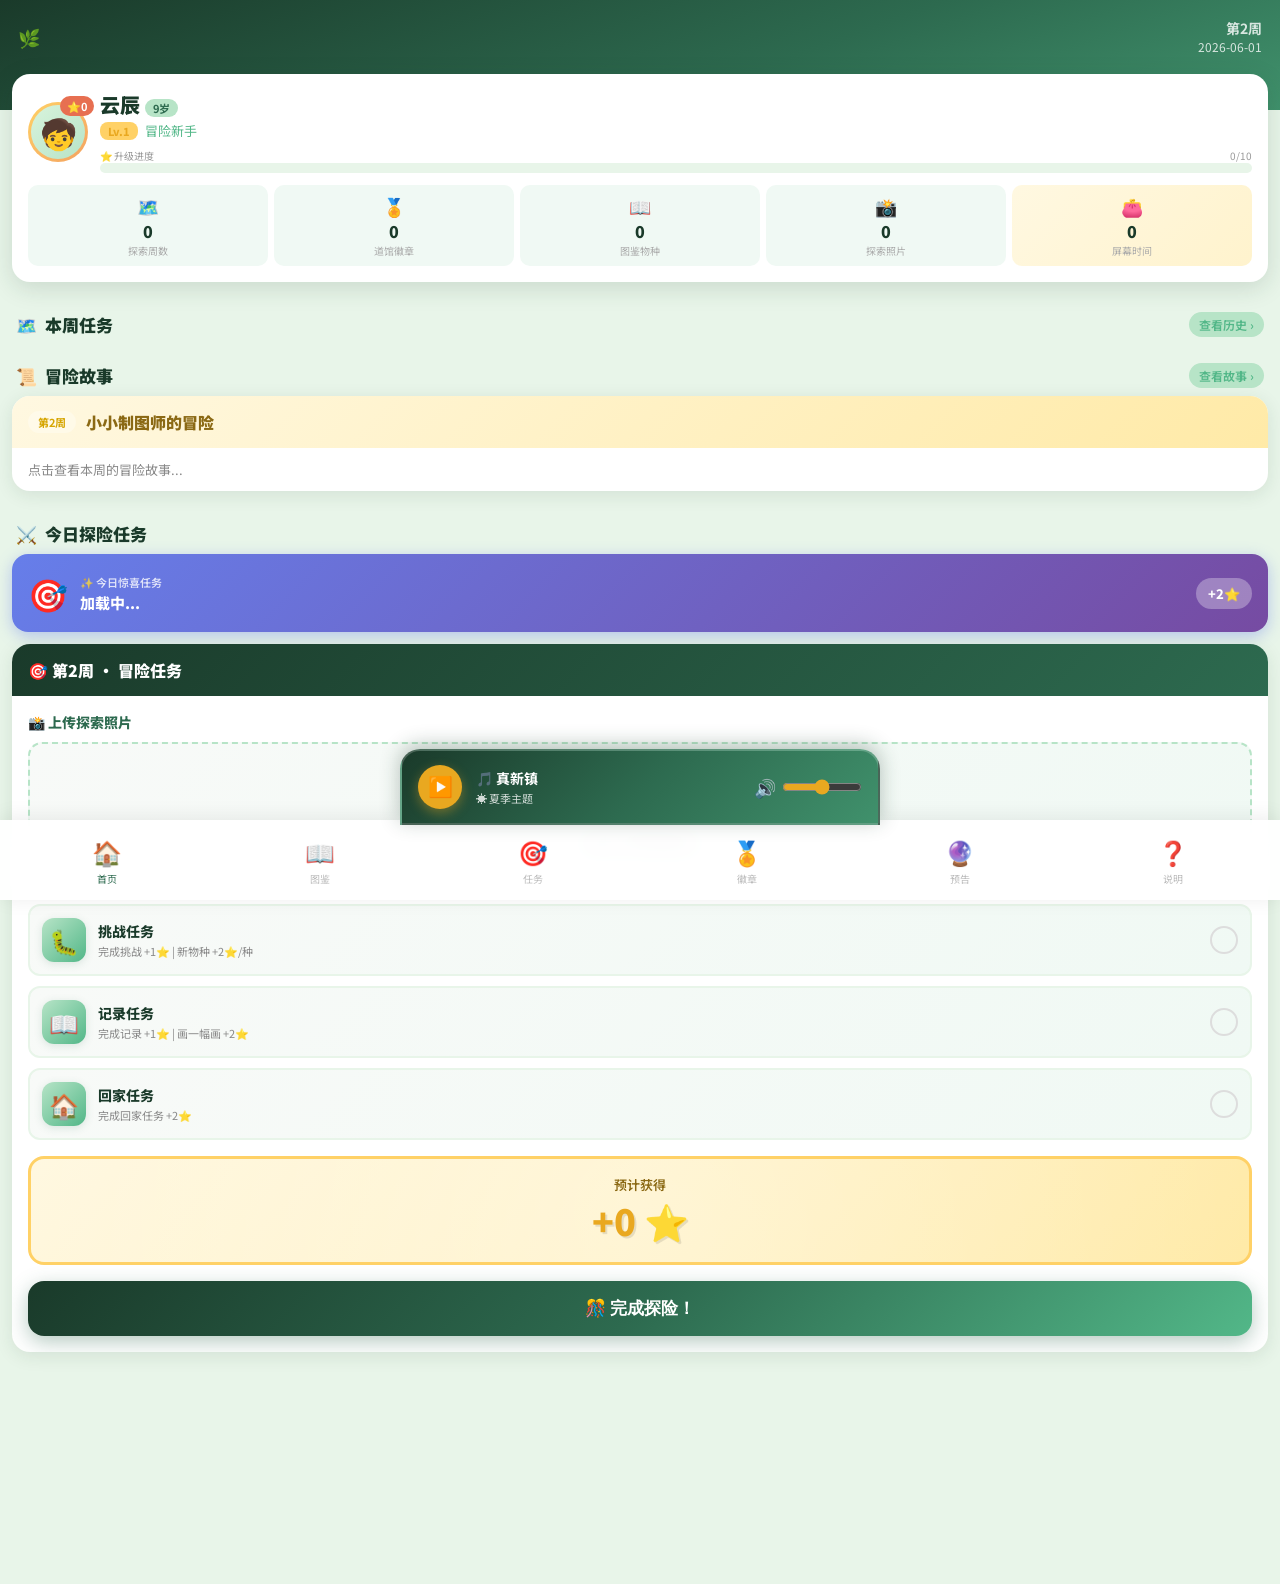
<file: index.html>
<!DOCTYPE html>
<html lang="zh-CN">
<head>
  <meta charset="UTF-8">
  <meta name="viewport" content="width=device-width, initial-scale=1.0, maximum-scale=1.0, user-scalable=no">
  <link rel="icon" href="data:image/svg+xml,<svg xmlns=%22http://www.w3.org/2000/svg%22 viewBox=%220 0 100 100%22><text y=%22.9em%22 font-size=%2290%22>🌿</text></svg>">
  <title>🌿 云辰的探索星球</title>
  <link rel="preconnect" href="https://fonts.googleapis.com">
  <link href="https://fonts.googleapis.com/css2?family=Noto+Sans+SC:wght@400;500;700;900&family=Ma+Shan+Zheng&display=swap" rel="stylesheet">
  <style>
    :root {
      --green-deep: #1a3a2a;
      --green: #2d6a4f;
      --green-light: #52b788;
      --green-pale: #b7e4c7;
      --gold: #e9a820;
      --gold-light: #ffd166;
      --orange: #e76f51;
      --radius: 18px;
      --gray: #999;
      --gray-light: #ddd;
      --gray-pale: #eee;
    }
    * { margin:0; padding:0; box-sizing:border-box; }
    body { font-family: 'Noto Sans SC', sans-serif; background: #e8f5e9; color: var(--green-deep); min-height: 100vh; padding-bottom: 140px; }

    .music-bar {
      position: fixed;
      bottom: 75px;
      left: 10px;
      right: 10px;
      background: linear-gradient(135deg, #1a3a2a, #2d6a4f, #40916c);
      padding: 14px 16px;
      display: flex;
      align-items: center;
      gap: 14px;
      z-index: 99;
      box-shadow: 0 -4px 20px rgba(26,58,42,0.3);
      border-radius: 20px;
      max-width: 480px;
      margin: 0 auto;
      border: 2px solid rgba(255,255,255,0.2);
      border-bottom-left-radius: 0;
      border-bottom-right-radius: 0;
    }
    .music-btn {
      width: 44px;
      height: 44px;
      border-radius: 50%;
      background: var(--gold);
      color: #fff;
      border: none;
      cursor: pointer;
      font-size: 20px;
      display: flex;
      align-items: center;
      justify-content: center;
      transition: all 0.2s;
      box-shadow: 0 4px 12px rgba(233,168,32,0.4);
    }
    .music-btn:hover {
      transform: scale(1.1);
      background: var(--gold-light);
    }
    .music-btn:active {
      transform: scale(0.95);
    }
    .music-info {
      flex: 1;
      color: #fff;
    }
    .music-name {
      font-size: 14px;
      font-weight: 700;
    }
    .music-season {
      font-size: 11px;
      opacity: 0.8;
      margin-top: 2px;
    }
    .music-volume {
      display: flex;
      align-items: center;
      gap: 6px;
    }
    .music-volume-icon {
      font-size: 18px;
      color: #fff;
    }
    input[type="range"] {
      width: 80px;
      accent-color: var(--gold);
    }

    .top-bar {
      background: linear-gradient(160deg, #1a3a2a 0%, #2d6a4f 60%, #40916c 100%);
      padding: 18px 18px 55px;
    }
    .top-bar-row { display: flex; align-items: center; justify-content: space-between; }
    .top-logo { font-size: 18px; color: white; }
    .top-date { color: rgba(255,255,255,0.8); font-size: 12px; text-align: right; }
    .top-date .day { font-weight: 700; font-size: 14px; }

    .top-card {
      background: #fff; border-radius: var(--radius);
      margin: -36px 12px 12px; padding: 16px;
      box-shadow: 0 6px 24px rgba(26,58,42,0.15);
      transition: transform 0.2s;
    }
    .profile-row { display: flex; align-items: center; gap: 12px; }
    .avatar-wrap { position: relative; }
    .avatar-ring {
      width: 60px; height: 60px; border-radius: 50%;
      background: linear-gradient(135deg, #ffd166, #f4a261);
      padding: 3px;
    }
    .avatar-inner {
      width: 54px; height: 54px; border-radius: 50%;
      background: linear-gradient(135deg, #d8f3dc, #b7e4c7);
      display: flex; align-items: center; justify-content: center; font-size: 30px;
    }
    .avatar-star {
      position: absolute; top: -6px; right: -6px;
      background: var(--orange); color: #fff;
      font-size: 11px; font-weight: 700;
      padding: 2px 7px; border-radius: 20px;
    }
    .profile-info { flex: 1; }
    .profile-name { font-size: 20px; font-weight: 900; }
    .profile-age { font-size: 11px; background: var(--green-pale); color: var(--green); padding: 1px 8px; border-radius: 10px; font-weight: 700; }
    .profile-level { font-size: 13px; color: var(--green-light); margin-top: 2px; }
    .lv-tag { display: inline-block; background: var(--gold-light); color: var(--gold); padding: 1px 8px; border-radius: 8px; font-weight: 800; font-size: 11px; margin-right: 4px; }
    .profile-xp { margin-top: 8px; }
    .xp-label { font-size: 10px; color: #999; display: flex; justify-content: space-between; }
    .xp-bar-wrap { background: #e8f5e9; border-radius: 10px; height: 10px; overflow: hidden; }
    .xp-bar { height: 100%; border-radius: 10px; background: linear-gradient(90deg, var(--green-light), #95d5b2); transition: width 0.3s ease; }
    .profile-stats { display: grid; grid-template-columns: repeat(5, 1fr); gap: 6px; margin-top: 12px; }
    .pstat { background: #f0f9f4; border-radius: 10px; padding: 8px 4px; text-align: center; cursor: pointer; transition: all 0.2s; }
    .pstat:hover { transform: scale(1.05); background: #e8f5e9; }
    .pstat:active { transform: scale(0.95); }
    .pstat-icon { font-size: 18px; }
    .pstat-num { font-size: 16px; font-weight: 900; }
    .pstat-label { font-size: 10px; color: #aaa; }

    .section-header { display: flex; align-items: center; justify-content: space-between; padding: 18px 16px 8px; }
    .section-title { font-size: 17px; font-weight: 900; display: flex; align-items: center; gap: 8px; }
    .section-more { font-size: 12px; color: var(--green-light); font-weight: 600; cursor: pointer; padding: 4px 10px; border-radius: 20px; background: var(--green-pale); transition: all 0.2s; }
    .section-more:hover { background: var(--green-light); color: #fff; }

    .task-list { padding: 0 12px; }
    .task-card {
      background: #fff; border-radius: var(--radius);
      margin-bottom: 12px; box-shadow: 0 4px 18px rgba(26,58,42,0.1);
      overflow: hidden;
    }
    .task-header { padding: 14px 16px; display: flex; align-items: center; gap: 10px; background: linear-gradient(135deg, var(--green-light), #74c69d); }
    .task-week-badge { background: rgba(255,255,255,0.3); border-radius: 20px; padding: 3px 10px; font-size: 11px; font-weight: 700; }
    .task-name { font-size: 16px; font-weight: 900; flex: 1; }
    .task-body { padding: 12px 16px; }
    .task-role { font-size: 12px; color: var(--gold); font-weight: 700; margin-bottom: 10px; }
    .task-steps { list-style: none; }
    .task-step { display: flex; align-items: flex-start; gap: 10px; padding: 10px 0; border-bottom: 1px dashed #e8f5e9; }
    .task-step:last-child { border-bottom: none; }
    .step-check {
      width: 26px; height: 26px; border-radius: 50%;
      border: 2px solid #d0d0d0; flex-shrink: 0; cursor: pointer;
      display: flex; align-items: center; justify-content: center;
      transition: all 0.2s;
    }
    .step-check:hover { border-color: var(--green-light); }
    .step-check.done { background: var(--green); border-color: var(--green); animation: checkPop 0.3s ease; }
    @keyframes checkPop { 0% { transform: scale(1); } 50% { transform: scale(1.2); } 100% { transform: scale(1); } }
    .check-icon { font-size: 14px; color: #fff; display: none; }
    .step-check.done .check-icon { display: block; }
    .step-info h4 { font-size: 14px; font-weight: 700; }
    .step-time { font-size: 10px; background: #f0f9f4; color: var(--green-light); padding: 1px 6px; border-radius: 6px; margin-left: 6px; }
    .step-info p { font-size: 12px; color: #888; margin-top: 2px; }
    .step-reward { margin-top: 4px; }
    .step-reward span { font-size: 10px; background: #fff8e1; color: var(--gold); padding: 1px 8px; border-radius: 10px; font-weight: 700; }

    .checkin-form {
      background: #fff; border-radius: var(--radius);
      margin: 0 12px 12px; box-shadow: 0 4px 18px rgba(26,58,42,0.1);
      overflow: hidden;
    }
    .checkin-header {
      background: linear-gradient(135deg, var(--green-deep), var(--green));
      padding: 14px 16px;
      position: relative;
      overflow: hidden;
    }
    .checkin-header::before {
      content: '';
      position: absolute;
      top: -50%; right: -20%;
      width: 150px; height: 150px;
      background: radial-gradient(circle, rgba(255,255,255,0.15) 0%, transparent 70%);
      border-radius: 50%;
    }
    .checkin-header h3 { font-size: 16px; font-weight: 900; color: #fff; position: relative; z-index: 1; }
    .checkin-body { padding: 16px; }
    .checkin-task {
      display: flex; align-items: center; gap: 12px;
      padding: 12px; margin-bottom: 10px;
      background: linear-gradient(135deg, #f8faf8, #f0f9f4);
      border-radius: 12px; border: 2px solid #e8f5e9;
      transition: all 0.3s ease;
    }
    .checkin-task.completed {
      background: linear-gradient(135deg, #e8f5e9, #d8f3dc);
      border-color: var(--green-light);
    }
    .checkin-task-icon {
      width: 44px; height: 44px; border-radius: 12px;
      display: flex; align-items: center; justify-content: center;
      font-size: 24px;
      background: linear-gradient(135deg, var(--green-pale), var(--green-light));
      box-shadow: 0 2px 8px rgba(45,106,79,0.15);
    }
    .checkin-task.completed .checkin-task-icon {
      background: linear-gradient(135deg, var(--gold-light), var(--gold));
    }
    .checkin-task-info { flex: 1; }
    .checkin-task-title {
      font-size: 14px; font-weight: 800; color: var(--green-deep);
    }
    .checkin-task-desc {
      font-size: 11px; color: #888; margin-top: 2px;
    }
    .checkin-task-status {
      width: 28px; height: 28px; border-radius: 50%;
      border: 2px solid #ddd; display: flex; align-items: center; justify-content: center;
      transition: all 0.3s;
    }
    .checkin-task.completed .checkin-task-status {
      background: var(--green); border-color: var(--green);
    }
    .checkin-task-status span { display: none; font-size: 16px; color: #fff; }
    .checkin-task.completed .checkin-task-status span { display: block; }
    .form-group { margin-bottom: 14px; }
    .form-label { font-size: 13px; font-weight: 700; margin-bottom: 6px; color: var(--green-deep); }
    .form-input {
      width: 100%; padding: 12px 14px; border-radius: 12px;
      border: 2px solid #e8f5e9; font-size: 14px;
      background: #f8faf8; transition: all 0.2s;
    }
    .form-input:focus { outline: none; border-color: var(--green-light); box-shadow: 0 0 0 4px rgba(82,183,136,0.15); }
    .photo-upload-area {
      border: 2px dashed var(--green-pale); border-radius: 14px;
      padding: 24px; text-align: center; cursor: pointer;
      transition: all 0.3s;
      background: linear-gradient(135deg, #f8faf8, #f0f9f4);
    }
    .photo-upload-area:hover { 
      border-color: var(--green-light); 
      background: linear-gradient(135deg, #f0f9f4, #e8f5e9);
      transform: scale(1.01);
    }
    .pu-icon { font-size: 40px; margin-bottom: 6px; display: block; }
    .pu-text { font-size: 14px; color: #666; font-weight: 600; }
    .photo-preview-grid { display: grid; grid-template-columns: repeat(3, 1fr); gap: 8px; margin-top: 12px; }
    .photo-thumb { aspect-ratio: 1; border-radius: 10px; overflow: hidden; position: relative; animation: fadeIn 0.3s ease; }
    @keyframes fadeIn { from { opacity:0; transform:scale(0.8); } to { opacity:1; transform:scale(1); } }
    .photo-thumb img { width: 100%; height: 100%; object-fit: cover; }
    .del-btn {
      position: absolute; top: 4px; right: 4px;
      width: 26px; height: 26px; border-radius: 50%;
      background: rgba(231, 111, 81, 0.95); color: #fff;
      font-size: 14px; display: flex; align-items: center; justify-content: center;
      cursor: pointer; transition: all 0.2s; box-shadow: 0 2px 8px rgba(0,0,0,0.2);
    }
    .del-btn:hover { background: #d63031; transform: scale(1.1); }
    .submit-btn {
      width: 100%; padding: 16px; border-radius: 16px;
      background: linear-gradient(135deg, var(--green-deep), var(--green), var(--green-light));
      color: #fff; font-size: 17px; font-weight: 900; border: none;
      cursor: pointer; transition: all 0.3s;
      box-shadow: 0 6px 20px rgba(45,106,79,0.35);
      position: relative; overflow: hidden;
    }
    .submit-btn::before {
      content: '';
      position: absolute; top: 0; left: -100%;
      width: 100%; height: 100%;
      background: linear-gradient(90deg, transparent, rgba(255,255,255,0.3), transparent);
      transition: 0.6s;
    }
    .submit-btn:hover { 
      transform: translateY(-3px); 
      box-shadow: 0 8px 24px rgba(45,106,79,0.45);
    }
    .submit-btn:hover::before { left: 100%; }
    .submit-btn:active { transform: translateY(-1px); }
    .edit-btn {
      width: 100%; padding: 10px; border-radius: 10px;
      background: var(--green-pale); color: var(--green);
      font-size: 13px; font-weight: 700; border: none;
      cursor: pointer; margin-top: 8px; transition: all 0.2s;
    }
    .edit-btn:hover { background: var(--green-light); color: #fff; }

    .drawing-toggle {
      flex: 1; padding: 10px; border-radius: 10px;
      background: #f0f9f4; border: 2px solid #e8f5e9;
      font-size: 13px; cursor: pointer; display: flex; align-items: center; gap: 6px;
      transition: all 0.2s;
    }
    .drawing-toggle.selected {
      background: #d8f3dc; border-color: var(--green-light);
      color: var(--green); font-weight: 700;
    }
    .drawing-check { font-size: 16px; }

    .challenge-options {
      display: grid; grid-template-columns: repeat(2, 1fr); gap: 8px;
    }
    .challenge-option {
      padding: 12px 8px; border-radius: 10px; text-align: center;
      background: #f0f9f4; border: 2px solid #e8f5e9;
      font-size: 12px; cursor: pointer; transition: all 0.2s;
    }
    .challenge-option:hover { border-color: var(--green-light); background: #e8f5e9; }
    .challenge-option.selected {
      background: var(--green-pale); border-color: var(--green-light);
      color: var(--green); font-weight: 700;
    }
    .challenge-option .option-icon { font-size: 24px; display: block; margin-bottom: 4px; }

    .streak-banner {
      display: flex; align-items: center; gap: 12px;
      padding: 12px 16px; margin-bottom: 12px;
      background: linear-gradient(135deg, #fff3e0, #ffe0b2);
      border-radius: 14px; border: 2px solid #ffb74d;
      animation: streakPulse 2s ease infinite;
    }
    @keyframes streakPulse {
      0%, 100% { box-shadow: 0 0 0 0 rgba(255, 152, 0, 0.4); }
      50% { box-shadow: 0 0 20px 5px rgba(255, 152, 0, 0.2); }
    }
    .streak-fire { font-size: 36px; animation: fireShake 0.5s ease infinite; }
    @keyframes fireShake { 0%, 100% { transform: rotate(-5deg); } 50% { transform: rotate(5deg); } }
    .streak-info { flex: 1; }
    .streak-count { font-size: 16px; font-weight: 900; color: #e65100; }
    .streak-reward { font-size: 13px; color: #f57c00; font-weight: 700; }

    .super-discovery-banner {
      display: flex; align-items: center; gap: 12px;
      padding: 16px; margin-bottom: 12px;
      background: linear-gradient(135deg, #ffd54f, #ffb300);
      border-radius: 14px; border: 2px solid #ffc107;
      animation: superGlow 1s ease infinite;
    }
    @keyframes superGlow {
      0%, 100% { box-shadow: 0 0 20px rgba(255, 193, 7, 0.6); }
      50% { box-shadow: 0 0 40px rgba(255, 193, 7, 0.9); }
    }
    .super-icon { font-size: 40px; animation: starSpin 2s linear infinite; }
    @keyframes starSpin { from { transform: rotate(0deg); } to { transform: rotate(360deg); } }
    .super-text { font-size: 20px; font-weight: 900; color: #fff; text-shadow: 2px 2px 4px rgba(0,0,0,0.2); }

    .stars-preview {
      padding: 16px; margin: 16px 0;
      background: linear-gradient(135deg, #fff8e1, #ffeaa7);
      border-radius: 16px; border: 3px solid var(--gold-light);
      text-align: center;
      position: relative; overflow: hidden;
    }
    .stars-preview::before {
      content: ''; position: absolute; top: -50%; left: -50%;
      width: 200%; height: 200%;
      background: radial-gradient(circle, rgba(255,255,255,0.3) 0%, transparent 50%);
      animation: shimmer 3s linear infinite;
    }
    @keyframes shimmer { from { transform: rotate(0deg); } to { transform: rotate(360deg); } }
    .stars-preview-label { font-size: 13px; color: #8b6914; font-weight: 600; position: relative; z-index: 1; }
    .stars-preview-value { 
      font-size: 36px; font-weight: 900; color: var(--gold); 
      position: relative; z-index: 1; text-shadow: 2px 2px 0 rgba(0,0,0,0.1);
    }

    .daily-quest-card {
      display: flex; align-items: center; gap: 12px;
      margin: 0 12px 12px; padding: 16px;
      background: linear-gradient(135deg, #667eea, #764ba2);
      border-radius: 16px; cursor: pointer;
      box-shadow: 0 4px 15px rgba(102, 126, 234, 0.4);
      transition: all 0.3s;
      animation: dailyQuestGlow 3s ease infinite;
    }
    .daily-quest-card:hover { transform: translateY(-2px); box-shadow: 0 6px 20px rgba(102, 126, 234, 0.5); }
    @keyframes dailyQuestGlow {
      0%, 100% { box-shadow: 0 4px 15px rgba(102, 126, 234, 0.4); }
      50% { box-shadow: 0 4px 25px rgba(102, 126, 234, 0.6); }
    }
    .daily-quest-card.completed {
      background: linear-gradient(135deg, #11998e, #38ef7d);
      animation: none;
    }
    .daily-quest-icon { font-size: 32px; }
    .daily-quest-content { flex: 1; }
    .daily-quest-label { font-size: 11px; color: rgba(255,255,255,0.8); font-weight: 600; }
    .daily-quest-title { font-size: 15px; color: #fff; font-weight: 800; margin-top: 2px; }
    .daily-quest-reward {
      background: rgba(255,255,255,0.3); color: #fff;
      padding: 6px 12px; border-radius: 20px;
      font-size: 13px; font-weight: 800;
    }

    .page { display: none; padding-bottom: 80px; animation: pageIn 0.3s ease; }
    @keyframes pageIn { from { opacity:0; transform:translateY(10px); } to { opacity:1; transform:translateY(0); } }
    .page.active { display: block; }
    .bottom-nav {
      position: fixed; bottom: 0; left: 0; right: 0;
      background: rgba(255,255,255,0.95); backdrop-filter: blur(10px);
      display: flex; padding: 8px 0;
      box-shadow: 0 -2px 20px rgba(0,0,0,0.08);
      padding-bottom: calc(8px + env(safe-area-inset-bottom));
    }
    .nav-item { flex: 1; text-align: center; padding: 6px 0; color: #bbb; font-size: 10px; cursor: pointer; transition: all 0.2s; }
    .nav-item:hover { color: var(--green-light); }
    .nav-item.active { color: var(--green); }
    .nav-icon { font-size: 24px; display: block; margin-bottom: 2px; }

    .photo-wall-grid { display: grid; grid-template-columns: repeat(3, 1fr); gap: 8px; padding: 0 12px; }
    .photo-wall-item { aspect-ratio: 1; border-radius: 12px; overflow: hidden; cursor: pointer; transition: transform 0.2s; }
    .photo-wall-item:hover { transform: scale(1.02); }
    .photo-wall-item img { width: 100%; height: 100%; object-fit: cover; }

    .badge-section { margin-bottom: 20px; }
    .badge-section-header {
      display: flex; align-items: center; justify-content: space-between;
      padding: 12px 16px; margin: 0 6px;
      background: rgba(45, 106, 79, 0.05);
      border-radius: 12px; margin-bottom: 8px;
    }
    .badge-section-title { display: flex; align-items: center; gap: 8px; font-weight: 700; }
    .badge-section-count { font-size: 12px; color: #888; }
    .badge-grid { display: grid; grid-template-columns: repeat(1, 1fr); gap: 12px; padding: 0 12px; }
    .badge-card {
      background: #fff; border-radius: 16px; padding: 14px 16px; text-align: left;
      box-shadow: 0 3px 12px rgba(26,58,42,0.08); transition: all 0.2s;
      position: relative; display: flex; align-items: center; gap: 14px;
    }
    .badge-card:hover { transform: translateY(-3px); box-shadow: 0 6px 20px rgba(26,58,42,0.15); }
    .badge-card.locked { opacity: 0.5; filter: grayscale(0.8); }
    .badge-card.unlocked { 
      animation: badgeUnlock 0.4s ease; 
      background: linear-gradient(145deg, #fff, #f8fff9);
    }
    @keyframes badgeUnlock { 0% { transform: scale(1); } 50% { transform: scale(1.15); } 100% { transform: scale(1); } }
    .badge-emoji-wrap {
      width: 48px; height: 48px; margin: 0; flex-shrink: 0;
      border-radius: 50%; display: flex; align-items: center; justify-content: center;
      background: linear-gradient(135deg, #e8f5e9, #d8f3dc);
    }
    .badge-card.unlocked .badge-emoji-wrap {
      background: linear-gradient(135deg, #ffd166, #f4a261);
      box-shadow: 0 4px 12px rgba(233, 168, 32, 0.3);
    }
    .badge-icon { font-size: 26px; }
    .badge-content { flex: 1; }
    .badge-name { font-size: 14px; font-weight: 800; color: var(--green-deep); line-height: 1.2; }
    .badge-card.locked .badge-name { color: #aaa; }
    .badge-desc { font-size: 11px; color: #888; margin-top: 4px; }
    .badge-status { font-size: 11px; padding: 4px 10px; border-radius: 10px; }
    .badge-card.locked .badge-status { background: #f0f0f0; color: #999; }
    .badge-card.unlocked .badge-status { background: var(--green-pale); color: var(--green); font-weight: 600; }
    .badge-manual {
      position: absolute; top: 4px; right: 4px;
      font-size: 9px; background: #ffd700; color: #8b6914;
      padding: 1px 5px; border-radius: 8px;
    }

    .guide-grid { display: grid; grid-template-columns: repeat(2, 1fr); gap: 10px; padding: 0 12px; }
    .guide-card { 
      background: #fff; border-radius: 16px; overflow: hidden; 
      box-shadow: 0 4px 16px rgba(26,58,42,0.1); 
      transition: all 0.3s; position: relative;
    }
    .guide-card:hover { transform: translateY(-3px); box-shadow: 0 8px 24px rgba(26,58,42,0.15); }
    .guide-pic { 
      width: 100%; aspect-ratio: 1; background: linear-gradient(135deg, #e8f5e9, #d8f3dc); 
      display: flex; align-items: center; justify-content: center; font-size: 44px;
      position: relative;
    }
    .guide-level-badge {
      position: absolute; top: 6px; right: 6px;
      background: var(--gold); color: #fff; font-size: 9px; font-weight: 700;
      padding: 2px 8px; border-radius: 10px;
    }
    .guide-body { padding: 12px; }
    .guide-name { font-size: 15px; font-weight: 800; color: var(--green-deep); }
    .guide-desc { font-size: 11px; color: #888; margin-top: 4px; line-height: 1.4; }
    .guide-meta { 
      display: flex; gap: 12px; margin-top: 8px; 
      font-size: 10px; color: #999;
    }
    .guide-meta-item { display: flex; align-items: center; gap: 2px; }
    .guide-evolve-hint {
      margin-top: 8px; padding: 6px; background: rgba(233, 168, 32, 0.1);
      border-radius: 8px; font-size: 10px; color: var(--gold);
      display: flex; align-items: center; gap: 4px;
    }

    .ach-grid { display: grid; grid-template-columns: repeat(2, 1fr); gap: 10px; padding: 0 12px; }
    .ach-card { background: #fff; border-radius: 12px; padding: 14px 12px; box-shadow: 0 3px 14px rgba(26,58,42,0.1); display: flex; gap: 10px; transition: all 0.2s; }
    .ach-card.locked { opacity: 0.6; }
    .ach-card.unlocked { background: linear-gradient(135deg, #fff8e1, #fff); }
    .ach-card-icon { font-size: 32px; }
    .ach-card-body { flex: 1; }
    .ach-card-title { font-size: 13px; font-weight: 800; }
    .ach-card-desc { font-size: 11px; color: #aaa; margin-top: 3px; }
    .ach-progress { margin-top: 6px; height: 4px; background: #eee; border-radius: 2px; overflow: hidden; }
    .ach-progress-bar { height: 100%; background: linear-gradient(90deg, var(--green), var(--green-light)); border-radius: 2px; transition: width 0.3s ease; }

    .history-list { padding: 0 12px; }
    .history-week {
      background: #fff; border-radius: var(--radius);
      margin-bottom: 10px; box-shadow: 0 3px 14px rgba(26,58,42,0.1);
      overflow: hidden;
    }
    .history-week-header { padding: 14px 16px; display: flex; align-items: center; gap: 10px; cursor: pointer; background: linear-gradient(135deg, #b7e4c7, #95d5b2); transition: all 0.2s; }
    .history-week-header:hover { background: linear-gradient(135deg, #95d5b2, #74c69d); }
    .hw-week { font-size: 12px; font-weight: 700; background: rgba(255,255,255,0.3); padding: 2px 8px; border-radius: 8px; }
    .hw-name { flex: 1; font-size: 15px; font-weight: 800; }
    .hw-rate { font-size: 22px; }
    .history-week-body { padding: 14px 16px; display: none; background: #fafdfc; }
    .history-week-body.show { display: block; animation: slideDown 0.3s ease; }
    @keyframes slideDown { from { opacity:0; max-height:0; } to { opacity:1; max-height:1000px; } }
    .hw-photos { display: grid; grid-template-columns: repeat(4, 1fr); gap: 6px; margin-top: 10px; }
    .hw-photo-item { aspect-ratio: 1; border-radius: 8px; overflow: hidden; cursor: pointer; transition: transform 0.2s; }
    .hw-photo-item:hover { transform: scale(1.05); }
    .hw-photo-item img { width: 100%; height: 100%; object-fit: cover; }
    .hw-notes { margin-top: 12px; padding: 12px; background: #fff; border-radius: 10px; font-size: 13px; line-height: 1.6; box-shadow: inset 0 2px 4px rgba(0,0,0,0.03); }
    .hw-species { margin-top: 10px; font-size: 12px; color: var(--green); padding: 8px 12px; background: #f0f9f4; border-radius: 8px; }

    .week-nav { display: flex; gap: 8px; padding: 10px 12px; overflow-x: auto; -webkit-overflow-scrolling: touch; }
    .week-nav::-webkit-scrollbar { display: none; }
    .week-tab { padding: 8px 16px; border-radius: 20px; background: #fff; font-size: 13px; font-weight: 700; white-space: nowrap; cursor: pointer; box-shadow: 0 2px 8px rgba(0,0,0,0.06); transition: all 0.2s; }
    .week-tab:hover { transform: translateY(-1px); }
    .week-tab.active { background: var(--green); color: #fff; box-shadow: 0 4px 12px rgba(45,106,79,0.3); }

    .toast {
      position: fixed; top: 50%; left: 50%;
      transform: translate(-50%, -50%);
      background: rgba(26,58,42,0.95); color: #fff; padding: 14px 28px;
      border-radius: 16px; font-size: 15px; font-weight: 700;
      z-index: 999; display: none; box-shadow: 0 8px 32px rgba(0,0,0,0.3);
      animation: toastIn 0.3s ease;
    }
    @keyframes toastIn { from { opacity:0; transform: translate(-50%, -50%) scale(0.8); } to { opacity:1; transform: translate(-50%, -50%) scale(1); } }
    .toast.show { display: block; }
    .toast.good { background: linear-gradient(135deg, var(--green), var(--green-light)); }
    .toast.star { background: linear-gradient(135deg, var(--gold-light), #f4a261); }
    .sync-indicator { position: fixed; top: 20px; right: 20px; font-size: 18px; display: none; z-index: 100; background: rgba(255,255,255,0.9); padding: 8px 12px; border-radius: 12px; box-shadow: 0 4px 12px rgba(0,0,0,0.1); animation: syncPulse 1s infinite; }
    @keyframes syncPulse { 0%,100% { opacity:1; } 50% { opacity:0.6; } }
    .sync-indicator.show { display: flex; align-items: center; gap: 6px; }

    .photo-viewer {
      position: fixed; top:0; left:0; right:0; bottom:0; background: rgba(0,0,0,0.92); z-index: 1000;
      display: flex; align-items: center; justify-content: center;
      animation: viewerIn 0.2s ease;
    }
    @keyframes viewerIn { from { opacity:0; } to { opacity:1; } }
    .photo-viewer img { max-width: 92%; max-height: 90%; border-radius: 16px; box-shadow: 0 8px 40px rgba(0,0,0,0.4); animation: imgPop 0.3s ease; }
    @keyframes imgPop { from { transform: scale(0.8); } to { transform: scale(1); } }

    .empty-state { text-align: center; padding: 48px 24px; color: #aaa; }
    .empty-state-icon { font-size: 48px; margin-bottom: 12px; display: block; }
    .empty-state-text { font-size: 14px; line-height: 1.6; }
    
    .wallet-btn { background: linear-gradient(135deg, #fff8e1, #fff3cd); }
    .wallet-btn:hover { background: linear-gradient(135deg, #ffeaa7, #fdcb6e); }
    
    .wallet-modal {
      position: fixed; top: 0; left: 0; right: 0; bottom: 0;
      background: rgba(0,0,0,0.5); z-index: 1000;
      display: flex; align-items: flex-end; justify-content: center;
      animation: fadeIn 0.2s ease;
    }
    @keyframes fadeIn { from { opacity: 0; } to { opacity: 1; } }
    .wallet-modal.hide { display: none; }
    .wallet-content {
      width: 100%; max-width: 480px;
      background: #fff; border-radius: 24px 24px 0 0;
      padding: 24px; padding-bottom: calc(24px + env(safe-area-inset-bottom));
      animation: slideUp 0.3s ease;
    }
    @keyframes slideUp { from { transform: translateY(100%); } to { transform: translateY(0); } }
    .wallet-header { display: flex; align-items: center; justify-content: space-between; margin-bottom: 24px; }
    .wallet-title { font-size: 20px; font-weight: 900; display: flex; align-items: center; gap: 8px; }
    .wallet-close { width: 36px; height: 36px; border-radius: 50%; background: #f0f0f0; display: flex; align-items: center; justify-content: center; cursor: pointer; font-size: 18px; }
    .wallet-close:hover { background: #e0e0e0; }
    
    .wallet-balance {
      background: linear-gradient(135deg, #fff8e1, #ffeaa7);
      border-radius: 16px; padding: 20px; text-align: center;
      margin-bottom: 20px;
    }
    .balance-label { font-size: 12px; color: #8b6914; margin-bottom: 8px; }
    .balance-value { font-size: 36px; font-weight: 900; color: #d6a500; }
    .balance-unit { font-size: 16px; color: #8b6914; margin-left: 4px; }
    
    .wallet-rules {
      background: rgba(45, 106, 79, 0.05);
      border-radius: 12px; padding: 16px;
      margin-bottom: 20px;
    }
    .rules-title { font-size: 13px; font-weight: 700; color: var(--green); margin-bottom: 10px; }
    .rules-list { list-style: none; font-size: 12px; color: #666; line-height: 1.8; }
    .rules-list li { padding-left: 20px; position: relative; }
    .rules-list li::before { content: '⭐'; position: absolute; left: 0; font-size: 10px; }
    
    .wallet-exchange { margin-bottom: 20px; }
    .exchange-title { font-size: 14px; font-weight: 700; margin-bottom: 12px; }
    .exchange-grid { display: grid; grid-template-columns: repeat(2, 1fr); gap: 10px; }
    .exchange-btn {
      background: linear-gradient(135deg, var(--gold-light), #f4a261);
      border: none; border-radius: 14px; padding: 14px;
      color: #fff; font-weight: 700; cursor: pointer;
      transition: all 0.2s; display: flex; flex-direction: column;
      align-items: center; gap: 4px;
    }
    .exchange-btn:hover { transform: translateY(-2px); box-shadow: 0 6px 20px rgba(244, 162, 97, 0.3); }
    .exchange-btn:active { transform: scale(0.98); }
    .exchange-btn:disabled { opacity: 0.5; cursor: not-allowed; transform: none; }
    .exchange-stars { font-size: 11px; opacity: 0.9; }
    .exchange-mins { font-size: 18px; }
    
    .wallet-spend {
      background: rgba(231, 111, 81, 0.08);
      border-radius: 12px; padding: 16px;
    }
    .spend-title { font-size: 14px; font-weight: 700; color: var(--orange); margin-bottom: 12px; }
    .spend-input-wrap { display: flex; gap: 10px; }
    .spend-input {
      flex: 1; border: 2px solid #e0e0e0; border-radius: 12px;
      padding: 12px; font-size: 16px; font-weight: 700;
      text-align: center; outline: none;
    }
    .spend-input:focus { border-color: var(--orange); }
    .spend-btn {
      background: linear-gradient(135deg, var(--orange), #d63031);
      border: none; border-radius: 12px; padding: 0 20px;
      color: #fff; font-weight: 700; cursor: pointer;
      transition: all 0.2s;
    }
    .spend-btn:hover { transform: translateY(-1px); box-shadow: 0 4px 12px rgba(231, 111, 81, 0.3); }
    .spend-btn:disabled { opacity: 0.5; cursor: not-allowed; }
    
    .wallet-history { margin-top: 20px; }
    .history-title { font-size: 13px; font-weight: 700; color: #888; margin-bottom: 10px; }
    .history-list { list-style: none; max-height: 150px; overflow-y: auto; }
    .history-item {
      display: flex; align-items: center; justify-content: space-between;
      padding: 10px 0; border-bottom: 1px dashed #eee;
      font-size: 12px;
    }
    .history-item:last-child { border-bottom: none; }
    .history-type { display: flex; align-items: center; gap: 6px; }
    .history-type.earn { color: var(--green); }
    .history-type.spend { color: var(--orange); }
    .history-date { font-size: 10px; color: #aaa; }

    .season-card {
      background: #fff; border-radius: 16px; margin: 12px; overflow: hidden;
      box-shadow: 0 4px 16px rgba(26,58,42,0.08);
    }
    .season-header {
      background: linear-gradient(135deg, var(--green-light), var(--green));
      color: #fff; padding: 14px 16px; font-weight: 700; font-size: 15px;
    }
    .season-desc {
      background: rgba(45,106,79,0.08); padding: 8px 16px;
      font-size: 12px; color: #666;
    }
    .week-preview-list { padding: 8px; }
    .week-preview-item {
      display: flex; align-items: center; gap: 12px;
      padding: 12px; margin: 8px; border-radius: 12px;
      background: rgba(45,106,79,0.05);
      transition: all 0.2s;
    }
    .week-preview-item:hover { background: rgba(45,106,79,0.1); }
    .week-preview-item.future { opacity: 0.7; }
    .week-preview-item.future .week-hint { color: #aaa; }
    .week-num {
      width: 36px; height: 36px; border-radius: 50%;
      background: linear-gradient(135deg, var(--gold-light), var(--gold));
      color: #fff; font-weight: 700; font-size: 11px;
      display: flex; align-items: center; justify-content: center;
      flex-shrink: 0;
    }
    .week-name { font-weight: 700; font-size: 14px; color: var(--green-deep); }
    .week-hint { font-size: 12px; color: #888; flex: 1; }

    .help-section {
      background: #fff; border-radius: 16px; margin: 12px; padding: 16px;
      box-shadow: 0 4px 16px rgba(26,58,42,0.08);
    }
    .help-title {
      font-size: 16px; font-weight: 800; color: var(--green-deep);
      margin-bottom: 12px; display: flex; align-items: center; gap: 8px;
    }
    .help-content { font-size: 13px; line-height: 1.6; }
    .help-list {
      list-style: none; padding-left: 0; margin: 0;
    }
    .help-list li {
      padding: 6px 0; padding-left: 24px; position: relative;
      color: #555;
    }
    .help-list li::before {
      content: '✓'; position: absolute; left: 0;
      color: var(--green); font-weight: 700; font-size: 12px;
    }
    .help-list.safety li::before {
      content: '⚠️'; font-size: 14px; color: var(--orange);
    }

    .title-list {
      display: flex; flex-direction: column; gap: 8px;
    }
    .title-item {
      display: flex; align-items: center; gap: 12px;
      padding: 12px; border-radius: 12px;
      background: rgba(45,106,79,0.05);
      opacity: 0.5;
    }
    .title-item.active {
      background: linear-gradient(135deg, rgba(45,106,79,0.1), rgba(233,168,32,0.1));
      opacity: 1;
    }
    .title-level {
      width: 32px; height: 32px; border-radius: 50%;
      background: #eee; color: #888; font-weight: 700; font-size: 11px;
      display: flex; align-items: center; justify-content: center;
    }
    .title-item.active .title-level {
      background: linear-gradient(135deg, var(--gold-light), var(--gold));
      color: #fff;
    }
    .title-name { font-weight: 700; font-size: 14px; color: var(--green-deep); flex: 1; }
    .title-desc { font-size: 11px; color: #888; }

    .ach-grid { display: grid; grid-template-columns: repeat(2, 1fr); gap: 10px; padding: 0 12px; }
    .ach-card {
      background: #fff; border-radius: 14px; padding: 16px; text-align: center;
      box-shadow: 0 3px 12px rgba(26,58,42,0.08);
    }
    .ach-card.locked { opacity: 0.5; filter: grayscale(0.8); }
    .ach-icon { font-size: 32px; margin-bottom: 8px; }
    .ach-name { font-size: 13px; font-weight: 700; }
    .ach-desc { font-size: 11px; color: #888; margin-top: 4px; }
    .ach-progress {
      margin-top: 8px; height: 6px; background: #eee; border-radius: 3px;
      overflow: hidden;
    }
    .ach-progress-bar { height: 100%; background: linear-gradient(90deg, var(--green-light), var(--green)); }

    .badge-celebrate-modal {
      position: fixed; top: 0; left: 0; right: 0; bottom: 0;
      background: rgba(0,0,0,0.8); z-index: 2000;
      display: flex; align-items: center; justify-content: center;
      animation: celebrateFadeIn 0.5s ease;
    }
    .badge-celebrate-modal.hide { display: none; }
    @keyframes celebrateFadeIn { from { opacity: 0; } to { opacity: 1; } }
    
    .badge-celebrate-content {
      background: linear-gradient(145deg, #fff, #f8f9fa);
      border-radius: 24px; padding: 32px;
      text-align: center;
      animation: celebratePopup 0.6s cubic-bezier(0.68, -0.55, 0.265, 1.55);
      box-shadow: 0 20px 60px rgba(0,0,0,0.3);
      max-width: 320px;
    }
    @keyframes celebratePopup {
      0% { transform: scale(0); }
      50% { transform: scale(1.1); }
      100% { transform: scale(1); }
    }
    
    .badge-celebrate-emoji {
      font-size: 80px; margin-bottom: 16px;
      animation: badgeBounce 0.8s ease infinite;
    }
    @keyframes badgeBounce {
      0%, 100% { transform: translateY(0); }
      50% { transform: translateY(-15px); }
    }
    
    .badge-celebrate-title {
      font-size: 24px; font-weight: 900; color: var(--green-deep);
      margin-bottom: 8px;
    }
    
    .badge-celebrate-name {
      font-size: 18px; font-weight: 700; color: var(--gold);
      margin-bottom: 16px;
    }
    
    .badge-celebrate-desc {
      font-size: 13px; color: #666;
      margin-bottom: 20px;
    }
    
    .badge-celebrate-btn {
      background: linear-gradient(135deg, var(--green-light), var(--green));
      color: #fff; border: none; border-radius: 12px;
      padding: 12px 32px; font-weight: 700;
      cursor: pointer; transition: all 0.2s;
    }
    .badge-celebrate-btn:hover { transform: translateY(-2px); box-shadow: 0 8px 20px rgba(45,106,79,0.3); }
    
    .celebration-particles {
      position: absolute; top: 0; left: 0; right: 0; bottom: 0;
      pointer-events: none; overflow: hidden;
    }
    .particle {
      position: absolute; font-size: 24px;
      animation: particleFloat 3s ease-out forwards;
    }
    @keyframes particleFloat {
      0% { opacity: 1; transform: translateY(0) scale(1); }
      100% { opacity: 0; transform: translateY(-300px) scale(0); }
    }

    .species-detail-modal {
      position: fixed; top: 0; left: 0; right: 0; bottom: 0;
      background: rgba(0,0,0,0.6); z-index: 1500;
      display: flex; align-items: flex-end; justify-content: center;
      animation: fadeIn 0.3s ease;
    }
    .species-detail-modal.hide { display: none; }
    @keyframes fadeIn { from { opacity: 0; } to { opacity: 1; } }
    
    .species-detail-content {
      width: 100%; max-width: 480px;
      background: #fff; border-radius: 24px 24px 0 0;
      padding: 24px; padding-bottom: calc(24px + env(safe-area-inset-bottom));
      animation: slideUp 0.4s ease;
      max-height: 80vh; overflow-y: auto;
    }
    @keyframes slideUp { from { transform: translateY(100%); } to { transform: translateY(0); } }
    
    .species-detail-header {
      text-align: center; margin-bottom: 24px;
    }
    .species-detail-emoji {
      font-size: 72px; margin-bottom: 12px;
      animation: emojiPulse 2s ease-in-out infinite;
    }
    @keyframes emojiPulse {
      0%, 100% { transform: scale(1); }
      50% { transform: scale(1.05); }
    }
    .species-detail-name {
      font-size: 24px; font-weight: 900; color: var(--green-deep);
    }
    .species-detail-level {
      display: inline-block; margin-top: 8px;
      background: linear-gradient(135deg, var(--gold-light), var(--gold));
      color: #fff; padding: 4px 16px; border-radius: 20px;
      font-size: 13px; font-weight: 700;
    }
    
    .species-detail-section {
      margin-bottom: 20px;
    }
    .species-detail-section-title {
      font-size: 14px; font-weight: 700; color: var(--green);
      margin-bottom: 12px;
      display: flex; align-items: center; gap: 8px;
    }
    
    .species-detail-info {
      background: rgba(45,106,79,0.05); border-radius: 12px;
      padding: 16px;
    }
    .species-detail-info-row {
      display: flex; justify-content: space-between; padding: 8px 0;
      border-bottom: 1px dashed #eee;
    }
    .species-detail-info-row:last-child { border-bottom: none; }
    .info-label { color: #888; font-size: 13px; }
    .info-value { font-weight: 700; color: var(--green-deep); }
    
    .evolution-path {
      background: linear-gradient(135deg, rgba(233,168,32,0.1), rgba(233,168,32,0.05));
      border-radius: 12px; padding: 16px;
    }
    .evolution-step {
      display: flex; align-items: center; gap: 12px;
      padding: 12px 0;
      border-bottom: 1px dashed rgba(233,168,32,0.3);
    }
    .evolution-step:last-child { border-bottom: none; }
    .evolution-emoji {
      width: 48px; height: 48px; border-radius: 50%;
      background: #fff; display: flex; align-items: center; justify-content: center;
      font-size: 24px;
      box-shadow: 0 4px 12px rgba(0,0,0,0.1);
    }
    .evolution-info { flex: 1; }
    .evolution-name { font-weight: 700; font-size: 14px; }
    .evolution-condition { font-size: 12px; color: #888; }
    
    .discovery-log {
      background: rgba(139,105,20,0.05); border-radius: 12px; padding: 16px;
    }
    .discovery-item {
      display: flex; justify-content: space-between; padding: 10px 0;
      border-bottom: 1px dashed #eee;
    }
    .discovery-item:last-child { border-bottom: none; }
    
    .close-detail-btn {
      width: 100%; background: linear-gradient(135deg, var(--green-light), var(--green));
      color: #fff; border: none; border-radius: 12px;
      padding: 14px; font-weight: 700;
      cursor: pointer; margin-top: 16px;
    }

    .evolution-modal {
      position: fixed; top: 0; left: 0; right: 0; bottom: 0;
      background: rgba(0,0,0,0.9); z-index: 2500;
      display: flex; align-items: center; justify-content: center;
      animation: fadeIn 0.3s ease;
    }
    .evolution-modal.hide { display: none; }
    
    .evolution-content {
      text-align: center; padding: 40px;
      animation: evolutionStart 0.5s ease;
    }
    @keyframes evolutionStart {
      0% { transform: scale(0.8); opacity: 0; }
      100% { transform: scale(1); opacity: 1; }
    }
    
    .evolution-emoji-big {
      font-size: 120px;
      animation: evolutionTransform 2s ease-in-out;
    }
    @keyframes evolutionTransform {
      0% { transform: scale(1); }
      25% { transform: scale(1.3); filter: brightness(1.5); }
      50% { transform: scale(0.8) rotate(180deg); opacity: 0.5; }
      75% { transform: scale(1.2); filter: brightness(2); }
      100% { transform: scale(1); }
    }
    
    .evolution-text {
      font-size: 24px; font-weight: 900; color: var(--gold);
      margin-top: 20px;
      animation: textReveal 1.5s ease;
    }
    @keyframes textReveal {
      0%, 50% { opacity: 0; transform: translateY(-20px); }
      100% { opacity: 1; transform: translateY(0); }
    }
    
    .evolution-stars {
      position: absolute; top: 0; left: 0; right: 0; bottom: 0;
      pointer-events: none;
    }
    .evo-star {
      position: absolute; font-size: 32px;
      animation: starFloat 2s ease-out forwards;
    }
    @keyframes starFloat {
      0% { opacity: 1; transform: translateY(0) scale(1); }
      100% { opacity: 0; transform: translateY(-200px) scale(0); }
    }

    .title-upgrade-modal {
      position: fixed; top: 0; left: 0; right: 0; bottom: 0;
      background: rgba(0,0,0,0.9); z-index: 2500;
      display: flex; align-items: center; justify-content: center;
    }
    .title-upgrade-modal.hide { display: none; }
    
    .title-upgrade-content {
      text-align: center; padding: 40px;
      animation: titlePopup 0.6s cubic-bezier(0.68, -0.55, 0.265, 1.55);
    }
    @keyframes titlePopup {
      0% { transform: scale(0); }
      50% { transform: scale(1.1); }
      100% { transform: scale(1); }
    }
    
    .title-crown {
      font-size: 80px; margin-bottom: 20px;
      animation: crownBounce 1s ease infinite;
    }
    @keyframes crownBounce {
      0%, 100% { transform: translateY(0) rotate(-5deg); }
      50% { transform: translateY(-15px) rotate(5deg); }
    }
    
    .title-text {
      font-size: 28px; font-weight: 900; color: var(--gold);
      margin-bottom: 10px;
    }
    
    .title-desc {
      font-size: 16px; color: #fff;
      opacity: 0.8;
    }

    .title-power {
      font-size: 14px; color: var(--gold-light);
      margin-top: 16px; font-weight: 600;
      padding: 10px 20px;
      background: rgba(255, 209, 102, 0.2);
      border-radius: 20px;
      display: inline-block;
    }

    .title-upgrade-particles {
      position: fixed; top: 0; left: 0; right: 0; bottom: 0;
      pointer-events: none; z-index: 2501;
    }

    .title-particle {
      position: absolute; font-size: 30px;
      animation: titleParticleFloat 3s ease-out forwards;
      opacity: 0;
    }
    @keyframes titleParticleFloat {
      0% { opacity: 0; transform: translateY(100vh) scale(0); }
      20% { opacity: 1; transform: translateY(80vh) scale(1); }
      100% { opacity: 0; transform: translateY(-20vh) scale(0.5); }
    }

    .daily-checkin-modal {
      position: fixed; top: 0; left: 0; right: 0; bottom: 0;
      background: rgba(0,0,0,0.7); z-index: 1500;
      display: flex; align-items: center; justify-content: center;
    }
    .daily-checkin-modal.hide { display: none; }
    
    .daily-checkin-content {
      background: #fff; border-radius: 24px; padding: 32px;
      text-align: center;
      animation: slideUp 0.4s ease;
    }
    
    .checkin-emoji {
      font-size: 64px; margin-bottom: 16px;
    }
    
    .checkin-title {
      font-size: 24px; font-weight: 900; color: var(--green-deep);
      margin-bottom: 8px;
    }
    
    .checkin-reward {
      font-size: 18px; color: var(--gold); font-weight: 700;
      margin-bottom: 20px;
    }
    
    .checkin-streak {
      background: linear-gradient(135deg, rgba(233,168,32,0.1), rgba(233,168,32,0.05));
      border-radius: 12px; padding: 16px;
      margin-bottom: 20px;
    }
    
    .checkin-btn {
      background: linear-gradient(135deg, var(--green-light), var(--green));
      color: #fff; border: none; border-radius: 12px;
      padding: 12px 32px; font-weight: 700;
      cursor: pointer;
    }
    
    .story-modal {
      position: fixed; top: 0; left: 0; right: 0; bottom: 0;
      background: rgba(0,0,0,0.85); z-index: 2500;
      display: flex; align-items: center; justify-content: center;
    }
    .story-modal.hide { display: none; }
    
    .story-content {
      background: linear-gradient(180deg, #fff8e1 0%, #fff 100%);
      border-radius: 24px; padding: 32px;
      max-width: 400px; max-height: 80vh; overflow-y: auto;
      animation: fadeIn 0.5s ease;
    }
    
    .story-emoji {
      font-size: 80px; text-align: center; margin-bottom: 16px;
      animation: bounce 1s ease infinite;
    }
    
    .story-title {
      font-size: 22px; font-weight: 900; color: var(--green-deep);
      text-align: center; margin-bottom: 16px;
    }
    
    .story-text {
      font-size: 14px; line-height: 1.8; color: #555;
      text-align: justify; margin-bottom: 20px;
    }
    
    .story-btn {
      width: 100%; background: linear-gradient(135deg, var(--gold-light), var(--gold));
      color: #fff; border: none; border-radius: 12px;
      padding: 14px; font-weight: 700; cursor: pointer;
      font-size: 16px;
    }
    
    .side-quest-card {
      background: linear-gradient(135deg, #f0f9f4, #e8f5e9);
      border-radius: 16px; padding: 16px; margin: 12px;
      box-shadow: 0 3px 12px rgba(26,58,42,0.1);
      border: 2px dashed var(--green-pale);
    }
    
    .side-quest-header {
      display: flex; align-items: center; gap: 10px; margin-bottom: 12px;
    }
    
    .side-quest-icon {
      font-size: 28px;
    }
    
    .side-quest-title {
      font-size: 16px; font-weight: 800; color: var(--green-deep);
      flex: 1;
    }
    
    .side-quest-reward {
      background: var(--gold); color: #fff; padding: 4px 10px;
      border-radius: 12px; font-size: 11px; font-weight: 700;
    }
    
    .side-quest-desc {
      font-size: 13px; color: #666; margin-bottom: 12px;
    }
    
    .side-quest-progress {
      display: flex; align-items: center; gap: 10px;
    }
    
    .side-quest-bar {
      flex: 1; height: 10px; background: #eee; border-radius: 5px;
      overflow: hidden;
    }
    
    .side-quest-fill {
      height: 100%; background: linear-gradient(90deg, var(--green-light), var(--green));
      border-radius: 5px; transition: width 0.3s ease;
    }
    
    .side-quest-complete {
      text-align: center; padding: 8px 16px;
      background: var(--green); color: #fff; border-radius: 12px;
      font-weight: 700; cursor: pointer;
    }
    
    @keyframes pulse {
      0%,100% { opacity: 1; transform: scale(1); }
      50% { opacity: 0.7; transform: scale(1.05); }
    }
    
    .rare-species {
      animation: pulse 2s ease infinite;
    }
  </style>
</head>
<body>
  <div class="sync-indicator" id="syncIndicator">🔄 <span>同步中...</span></div>

  <div class="page active" id="page-home">
    <div class="top-bar">
      <div class="top-bar-row">
        <div class="top-logo">🌿</div>
        <div class="top-date">
          <div class="day" id="topWeek">第2周</div>
          <div id="topDate">2026-06-01</div>
        </div>
      </div>
    </div>

    <div class="top-card">
      <div class="profile-row">
        <div class="avatar-wrap">
          <div class="avatar-ring"><div class="avatar-inner">🧒</div></div>
          <div class="avatar-star" id="starBadge">⭐0</div>
        </div>
        <div class="profile-info">
          <div class="profile-name" id="profileName">云辰 <span class="profile-age" id="profileAge">9岁</span></div>
          <div class="profile-level"><span class="lv-tag" id="levelTag">Lv.1</span> <span id="levelName">冒险新手</span></div>
          <div class="profile-xp">
            <div class="xp-label"><span>⭐ 升级进度</span><span id="xpText">0/10</span></div>
            <div class="xp-bar-wrap"><div class="xp-bar" id="xpBar" style="width:0%;"></div></div>
          </div>
        </div>
      </div>
      <div class="profile-stats">
        <div class="pstat" onclick="switchTab('history')"><div class="pstat-icon">🗺️</div><div class="pstat-num" id="statWeek">0</div><div class="pstat-label">探索周数</div></div>
        <div class="pstat" onclick="switchTab('badges')"><div class="pstat-icon">🏅</div><div class="pstat-num" id="statBadge">0</div><div class="pstat-label">道馆徽章</div></div>
        <div class="pstat" onclick="switchTab('guide')"><div class="pstat-icon">📖</div><div class="pstat-num" id="statGuide">0</div><div class="pstat-label">图鉴物种</div></div>
        <div class="pstat" onclick="switchTab('photos')"><div class="pstat-icon">📸</div><div class="pstat-num" id="statPhotos">0</div><div class="pstat-label">探索照片</div></div>
        <div class="pstat wallet-btn" onclick="showWallet()"><div class="pstat-icon">👛</div><div class="pstat-num" id="statWallet">0</div><div class="pstat-label">屏幕时间</div></div>
      </div>
    </div>

    <div class="section-header">
      <div class="section-title"><span>🗺️</span>本周任务</div>
      <div class="section-more" onclick="switchTab('history')">查看历史 ›</div>
    </div>

    <div class="task-list" id="taskList"></div>

    <div class="section-header">
      <div class="section-title"><span>📜</span>冒险故事</div>
      <div class="section-more" onclick="showCurrentStory()">查看故事 ›</div>
    </div>
    
    <div style="margin:0 12px 12px;">
      <div class="task-card" onclick="showCurrentStory()" style="cursor:pointer;">
        <div class="task-header" style="background: linear-gradient(135deg, #fff8e1, #ffeaa7);">
          <div class="task-week-badge" style="background: rgba(255,255,255,0.3); color:#d6a500;">第2周</div>
          <div class="task-name" style="color:#8b6914;">小小制图师的冒险</div>
        </div>
        <div class="task-body">
          <div style="font-size:13px;color:#888;">点击查看本周的冒险故事...</div>
        </div>
      </div>
    </div>

    <div class="section-header"><div class="section-title"><span>⚔️</span>今日探险任务</div></div>
    
    <div class="daily-quest-card" id="dailyQuestCard" onclick="toggleTask('daily')">
      <div class="daily-quest-icon">🎯</div>
      <div class="daily-quest-content">
        <div class="daily-quest-label">✨ 今日惊喜任务</div>
        <div class="daily-quest-title" id="dailyQuestTitle">加载中...</div>
      </div>
      <div class="daily-quest-reward" id="dailyQuestReward">+2⭐</div>
    </div>

    <div id="daily-quest-section" style="display:none; margin: 0 12px 12px;">
      <div class="form-group">
        <div class="form-label" style="font-size:12px;color:var(--green);margin-bottom:8px;">🎯 今日惊喜任务完成情况</div>
        <div class="challenge-options">
          <div class="challenge-option" id="daily-quest-complete" onclick="completeDailyQuest()">
            <span class="option-icon">✓</span>
            完成了！
          </div>
        </div>
      </div>
    </div>

    <div class="checkin-form">
      <div class="checkin-header">
        <h3>🎯 第<span id="checkinWeek">2</span>周 · 冒险任务</h3>
      </div>
      <div class="checkin-body">
        
        <div class="form-group">
          <div class="form-label" style="font-size:14px;color:var(--green);margin-bottom:10px;font-weight:800;">📸 上传探索照片</div>
          <div class="photo-upload-area" onclick="document.getElementById('photoInput').click()">
            <div class="pu-icon">📸</div>
            <div class="pu-text">点击上传探索照片</div>
          </div>
          <input type="file" id="photoInput" accept="image/*" multiple style="display:none" onchange="handlePhotoUpload(event)">
          <div class="photo-preview-grid" id="photoPreview"></div>
        </div>
        
        <div class="checkin-task" id="task-species" onclick="toggleTask('species')">
          <div class="checkin-task-icon">🐛</div>
          <div class="checkin-task-info">
            <div class="checkin-task-title">挑战任务</div>
            <div class="checkin-task-desc">完成挑战 +1⭐ | 新物种 +2⭐/种</div>
          </div>
          <div class="checkin-task-status"><span>✓</span></div>
        </div>

        <div id="species-section" style="display:none; margin-bottom: 12px;">
          <div class="form-group">
            <div class="form-label" style="font-size:12px;color:var(--green);margin-bottom:8px;">🔮 发现的物种（用逗号分隔）</div>
            <input type="text" class="form-input" id="speciesFound" placeholder="例如：蝴蝶、蒲公英、梧桐树..." oninput="updateExpectedStars()">
          </div>
        </div>

        <div class="checkin-task" id="task-notes" onclick="toggleTask('notes')">
          <div class="checkin-task-icon">📖</div>
          <div class="checkin-task-info">
            <div class="checkin-task-title">记录任务</div>
            <div class="checkin-task-desc">完成记录 +1⭐ | 画一幅画 +2⭐</div>
          </div>
          <div class="checkin-task-status"><span>✓</span></div>
        </div>

        <div id="notes-section" style="display:none; margin-bottom: 12px;">
          <div class="form-group">
            <div class="form-label" style="font-size:12px;color:var(--green);margin-bottom:8px;">✏️ 探险日记</div>
            <textarea class="form-input" id="exploreNotes" placeholder="今天探索了什么？发生了什么有趣的事？" rows="3" oninput="updateExpectedStars()"></textarea>
          </div>
          <div class="form-group">
            <div class="form-label" style="font-size:12px;color:var(--green);margin-bottom:8px;">🎨 画了一幅画吗？</div>
            <div style="display:flex;gap:10px;">
              <label class="drawing-toggle" id="drawingYes" onclick="selectDrawing(true)">
                <input type="radio" name="drawing" value="yes" style="display:none;">
                <span class="drawing-check">○</span> 是的！画了画
              </label>
              <label class="drawing-toggle" id="drawingNo" onclick="selectDrawing(false)">
                <input type="radio" name="drawing" value="no" style="display:none;">
                <span class="drawing-check">○</span> 没有
              </label>
            </div>
          </div>
        </div>

        <div class="checkin-task" id="task-challenge" onclick="toggleTask('challenge')">
          <div class="checkin-task-icon">🏠</div>
          <div class="checkin-task-info">
            <div class="checkin-task-title">回家任务</div>
            <div class="checkin-task-desc">完成回家任务 +2⭐</div>
          </div>
          <div class="checkin-task-status"><span>✓</span></div>
        </div>

        <div id="challenge-section" style="display:none; margin-bottom: 12px;">
          <div class="form-group">
            <div class="form-label" style="font-size:12px;color:var(--green);margin-bottom:8px;">✨ 回家做了什么？</div>
            <div class="challenge-options" id="challengeOptions"></div>
          </div>
        </div>

        <div class="streak-banner" id="streakBanner" style="display:none;">
          <div class="streak-fire">🔥</div>
          <div class="streak-info">
            <div class="streak-count">连续 <span id="streakDays">0</span> 周</div>
            <div class="streak-reward">连击奖励 +<span id="streakBonus">0</span>⭐</div>
          </div>
        </div>

        <div class="super-discovery-banner" id="superDiscoveryBanner" style="display:none;">
          <div class="super-icon">🌟</div>
          <div class="super-text">超级发现！+3⭐</div>
        </div>

        <div class="stars-preview">
          <div class="stars-preview-label">预计获得</div>
          <div class="stars-preview-value" id="expected-stars">+0 ⭐</div>
        </div>

        <button class="submit-btn" onclick="submitCheckin()">
          <span class="btn-text">🎊 完成探险！</span>
        </button>
      </div>
    </div>
  </div>

  <div class="page" id="page-photos">
    <div style="padding:20px;text-align:center;">
      <div style="font-size:24px;">📸 探索相册</div>
      <div style="font-size:13px;color:#aaa;">已记录 <span id="photoCount">0</span> 个精彩瞬间</div>
    </div>
    <div class="week-nav" id="photoWeekNav"></div>
    <div class="photo-wall-grid" id="photoWallGrid"></div>
  </div>

  <div class="page" id="page-badges">
    <div style="padding:20px;text-align:center;">
      <div style="font-size:24px;">🏅 徽章墙</div>
      <div style="font-size:13px;color:#aaa;">已获得 <span id="badgeCount">0</span>/7 道馆徽章</div>
    </div>
    <div class="badge-grid" id="badgeGrid"></div>
  </div>

  <div class="page" id="page-guide">
    <div style="padding:20px;text-align:center;">
      <div style="font-size:24px;">📖 图鉴</div>
      <div style="font-size:13px;color:#aaa;">已收录 <span id="guideCount">0</span>/50 种</div>
    </div>
    <div class="guide-grid" id="guideGrid"></div>
  </div>

  <div class="page" id="page-achieve">
    <div style="padding:20px;text-align:center;">
      <div style="font-size:24px;">🎯 成就墙</div>
      <div style="font-size:13px;color:#aaa;">已解锁 <span id="achieveCount">0</span>/6 个成就</div>
    </div>
    <div class="ach-grid" id="achieveGrid"></div>
  </div>

  <div class="page" id="page-history">
    <div style="padding:20px;text-align:center;">
      <div style="font-size:24px;">📜 探险日志</div>
      <div style="font-size:13px;color:#aaa;">已完成 <span id="histCount">0</span>/48 周</div>
    </div>
    <div class="week-nav" id="historyWeekNav"></div>
    <div class="history-list" id="historyList"></div>
    <div style="padding:12px;">
      <button class="submit-btn" onclick="addNewWeek()">➕ 添加新周任务</button>
    </div>
  </div>

  <div class="page" id="page-preview">
    <div style="padding:20px;text-align:center;">
      <div style="font-size:24px;">🔮 任务预告</div>
      <div style="font-size:13px;color:#aaa;">即将开启的冒险</div>
    </div>
    
    <div class="season-card">
      <div class="season-header">☀️ 夏季 · 认识公园</div>
      <div class="season-desc">难度：★☆☆☆☆ | 核心能力：观察</div>
      <div class="week-preview-list">
        <div class="week-preview-item" id="wp-3">
          <div class="week-num">第3周</div>
          <div class="week-name">换条路走</div>
          <div class="week-hint">🗺️ 走没走过的路，发现新惊喜</div>
        </div>
        <div class="week-preview-item" id="wp-4">
          <div class="week-num">第4周</div>
          <div class="week-name">公园的一天</div>
          <div class="week-hint">⏰ 同一地方早中晚有什么变化</div>
        </div>
        <div class="week-preview-item future">
          <div class="week-num">第5-8周</div>
          <div class="week-name">🌳 树木月</div>
          <div class="week-hint">发现5种不同的树，认识树叶和树皮</div>
        </div>
        <div class="week-preview-item future">
          <div class="week-num">第9-12周</div>
          <div class="week-name">🐛 昆虫+水月</div>
          <div class="week-hint">找小虫子、观察蚂蚁、湖边探险</div>
        </div>
      </div>
    </div>

    <div class="season-card">
      <div class="season-header">🍂 秋季 · 变化</div>
      <div class="season-desc">难度：★★★☆☆ | 核心能力：对比</div>
      <div class="week-preview-list">
        <div class="week-preview-item future">
          <div class="week-num">第13-16周</div>
          <div class="week-name">🍁 变化月</div>
          <div class="week-hint">叶子变色了，收集落叶做拼画</div>
        </div>
        <div class="week-preview-item future">
          <div class="week-num">第17-20周</div>
          <div class="week-name">🐦 鸟类月</div>
          <div class="week-hint">观察小鸟，学它们的叫声</div>
        </div>
        <div class="week-preview-item future">
          <div class="week-num">第21-24周</div>
          <div class="week-name">🦶 地面月</div>
          <div class="week-hint">找动物脚印、蘑菇、枯枝艺术</div>
        </div>
      </div>
    </div>

    <div class="season-card">
      <div class="season-header">❄️ 冬季 · 寻找痕迹</div>
      <div class="season-desc">难度：★★★★☆ | 核心能力：推理+记录</div>
      <div class="week-preview-list">
        <div class="week-preview-item future">
          <div class="week-num">第25-28周</div>
          <div class="week-name">🔍 痕迹月</div>
          <div class="week-hint">冬天谁还活着？测不同地方的温度</div>
        </div>
        <div class="week-preview-item future">
          <div class="week-num">第29-32周</div>
          <div class="week-name">❄️ 冰雪月</div>
          <div class="week-hint">结冰了吗？观察霜和雾</div>
        </div>
        <div class="week-preview-item future">
          <div class="week-num">第33-36周</div>
          <div class="week-name">🌱 准备月</div>
          <div class="week-hint">找春天的芽，准备迎接春天</div>
        </div>
      </div>
    </div>

    <div class="season-card">
      <div class="season-header">🌸 春季 · 新生</div>
      <div class="season-desc">难度：★★★★★ | 核心能力：创造</div>
      <div class="week-preview-list">
        <div class="week-preview-item future">
          <div class="week-num">第37-40周</div>
          <div class="week-name">🌷 新生月</div>
          <div class="week-hint">找发芽的树，看花开了</div>
        </div>
        <div class="week-preview-item future">
          <div class="week-num">第41-44周</div>
          <div class="week-name">🔬 科学月</div>
          <div class="week-hint">做生长实验，观察花粉</div>
        </div>
        <div class="week-preview-item future">
          <div class="week-num">第45-48周</div>
          <div class="week-name">🏆 创造月</div>
          <div class="week-hint">自己设计任务，当小老师！</div>
        </div>
      </div>
    </div>
  </div>

  <div class="page" id="page-help">
    <div style="padding:20px;text-align:center;">
      <div style="font-size:24px;">🎮 游戏玩法</div>
      <div style="font-size:13px;color:#aaa;">让探险更有趣</div>
    </div>

    <div class="help-section">
      <div class="help-title">⭐ 星星怎么得？</div>
      <div class="help-content">
        <ul class="help-list">
          <li>🌳 去了公园：+1星</li>
          <li>🔍 完成发现任务：+1星</li>
          <li>✅ 完成挑战任务：+1星</li>
          <li>📝 完成记录任务：+1星</li>
          <li>📸 拍照超5张：+1星</li>
          <li>🎨 画了一幅画：+2星</li>
          <li>🏠 完成回家任务：+2星</li>
          <li>🔖 发现新物种：+2星/种</li>
        </ul>
      </div>
    </div>

    <div class="help-section">
      <div class="help-title">👛 星星换什么？</div>
      <div class="help-content">
        <ul class="help-list">
          <li>5颗星 = 30分钟屏幕时间</li>
          <li>10颗星 = 60分钟屏幕时间</li>
          <li>每周最多兑换120分钟</li>
        </ul>
        <div style="background:rgba(233,168,32,0.1);padding:12px;border-radius:10px;margin-top:10px;">
          <div style="font-weight:700;color:#d6a500;">💡 小提示</div>
          <div style="font-size:12px;color:#8b6914;margin-top:4px;">攒够星星后，让妈妈帮你兑换屏幕时间！</div>
        </div>
      </div>
    </div>

    <div class="help-section">
      <div class="help-title">📖 图鉴怎么玩？</div>
      <div class="help-content">
        <ul class="help-list">
          <li>🔍 Lv.1：首次发现</li>
          <li>⭐ Lv.2：见过3次</li>
          <li>⭐⭐ Lv.3：见过5次</li>
          <li>⭐⭐⭐ Lv.4：见过8次以上</li>
        </ul>
        <div style="background:rgba(45,106,79,0.1);padding:12px;border-radius:10px;margin-top:10px;">
          <div style="font-weight:700;color:var(--green);">🌿 小知识</div>
          <div style="font-size:12px;color:#2d6a4f;margin-top:4px;">图鉴里有50种动植物等着你来发现！</div>
        </div>
      </div>
    </div>

    <div class="help-section">
      <div class="help-title">🏅 徽章怎么拿？</div>
      <div class="help-content">
        <ul class="help-list">
          <li>🌱 冒险启程：首次探索</li>
          <li>🗺️ 公园通：探索5个区域</li>
          <li>📸 小摄影师：拍摄50张照片</li>
          <li>🐛 虫虫猎人：发现5种昆虫</li>
          <li>🦆 鸟语达人：发现5种鸟</li>
          <li>❄️ 冰雪勇士：冬季探索4次</li>
        </ul>
        <div style="font-size:12px;color:#888;margin-top:8px;">还有更多徽章等你解锁！</div>
      </div>
    </div>

    <div class="help-section">
      <div class="help-title">🏆 称号升级</div>
      <div class="help-content">
        <div class="title-list">
          <div class="title-item active">
            <span class="title-level">Lv.1</span>
            <span class="title-name">新手冒险家</span>
            <span class="title-desc">初始称号</span>
          </div>
          <div class="title-item">
            <span class="title-level">Lv.2</span>
            <span class="title-name">自然观察员</span>
            <span class="title-desc">第4周解锁</span>
          </div>
          <div class="title-item">
            <span class="title-level">Lv.3</span>
            <span class="title-name">草丛猎手</span>
            <span class="title-desc">第8周解锁</span>
          </div>
          <div class="title-item">
            <span class="title-level">Lv.4</span>
            <span class="title-name">变化侦探</span>
            <span class="title-desc">第12周解锁</span>
          </div>
          <div class="title-item">
            <span class="title-level">Lv.5</span>
            <span class="title-name">四季旅者</span>
            <span class="title-desc">第24周解锁</span>
          </div>
          <div class="title-item">
            <span class="title-level">Lv.6</span>
            <span class="title-name">小科学家</span>
            <span class="title-desc">第36周解锁</span>
          </div>
          <div class="title-item">
            <span class="title-level">Lv.7</span>
            <span class="title-name">公园大师</span>
            <span class="title-desc">第48周解锁</span>
          </div>
        </div>
      </div>
    </div>

    <div class="help-section">
      <div class="help-title">⚠️ 安全提示</div>
      <div class="help-content">
        <ul class="help-list safety">
          <li>🚫 不下水（湖边保持2米距离）</li>
          <li>🚫 不爬树（远观拍照即可）</li>
          <li>🚫 不吃公园里的东西</li>
          <li>🚫 不碰不认识的虫子和植物</li>
          <li>👀 始终在妈妈视线范围内</li>
          <li>🧴 防晒防蚊必备</li>
          <li>💧 带好水壶</li>
        </ul>
      </div>
    </div>

    <div class="help-section">
      <div class="help-title">💡 探索小贴士</div>
      <div class="help-content">
        <div style="background:#fff8e1;padding:12px;border-radius:10px;">
          <div style="font-weight:700;color:#8b6914;">跟着走，不推着走</div>
          <div style="font-size:12px;color:#8b6914;margin-top:4px;">想停就停，想玩就玩</div>
        </div>
        <div style="background:#e8f5e9;padding:12px;border-radius:10px;margin-top:10px;">
          <div style="font-weight:700;color:#2d6a4f;">多问少教</div>
          <div style="font-size:12px;color:#2d6a4f;margin-top:4px;">不直接告诉答案，多问"你觉得呢？"</div>
        </div>
        <div style="background:#ede9fe;padding:12px;border-radius:10px;margin-top:10px;">
          <div style="font-weight:700;color:#6d28d9;">任何发现都值得回应</div>
          <div style="font-size:12px;color:#6d28d9;margin-top:4px;">即使是"无聊"的发现</div>
        </div>
      </div>
    </div>
  </div>

  <div class="page" id="page-quests">
    <div style="padding:20px;text-align:center;">
      <div style="font-size:24px;">🎯 支线任务</div>
      <div style="font-size:13px;color:#aaa;">完成额外挑战获得更多星星！</div>
    </div>
    <div id="sideQuestList"></div>
  </div>

  <div class="music-bar" id="musicBar">
    <button class="music-btn" id="musicToggle" onclick="toggleMusic()">
      <span id="musicIcon">▶️</span>
    </button>
    <div class="music-info">
      <div class="music-name" id="musicName">🎵 真新镇</div>
      <div class="music-season" id="musicSeason">☀️ 夏季主题</div>
    </div>
    <div class="music-volume">
      <span class="music-volume-icon" id="volumeIcon">🔊</span>
      <input type="range" id="volumeSlider" min="0" max="1" step="0.1" value="0.5" onchange="changeVolume(this.value)">
    </div>
  </div>

  <div class="bottom-nav">
    <div class="nav-item active" onclick="switchTab('home')"><span class="nav-icon">🏠</span>首页</div>
    <div class="nav-item" onclick="switchTab('guide')"><span class="nav-icon">📖</span>图鉴</div>
    <div class="nav-item" onclick="switchTab('quests')"><span class="nav-icon">🎯</span>任务</div>
    <div class="nav-item" onclick="switchTab('badges')"><span class="nav-icon">🏅</span>徽章</div>
    <div class="nav-item" onclick="switchTab('preview')"><span class="nav-icon">🔮</span>预告</div>
    <div class="nav-item" onclick="switchTab('help')"><span class="nav-icon">❓</span>说明</div>
  </div>

  <div class="toast" id="toast"></div>

  <div class="evolution-modal hide" id="evolutionModal">
    <div class="evolution-stars" id="evolutionStars"></div>
    <div class="evolution-content">
      <div class="evolution-emoji-big" id="evolutionEmoji">🦋</div>
      <div class="evolution-text" id="evolutionText">进化成功！</div>
    </div>
  </div>

  <div class="title-upgrade-modal hide" id="titleUpgradeModal">
    <div class="title-upgrade-particles" id="titleUpgradeParticles"></div>
    <div class="title-upgrade-content">
      <div class="title-crown">👑</div>
      <div class="title-text" id="titleText">新称号解锁！</div>
      <div class="title-desc" id="titleDesc">称号描述</div>
      <div class="title-power" id="titlePower" style="display:none;"></div>
    </div>
  </div>

  <div class="daily-checkin-modal hide" id="dailyCheckinModal">
    <div class="daily-checkin-content">
      <div class="checkin-emoji">🌟</div>
      <div class="checkin-title">每日签到</div>
      <div class="checkin-reward" id="checkinReward">获得 1 颗星星</div>
      <div class="checkin-streak" id="checkinStreak">连续签到 3 天</div>
      <button class="checkin-btn" onclick="claimCheckin()">领取奖励</button>
    </div>
  </div>

  <div class="badge-celebrate-modal hide" id="badgeCelebrateModal">
    <div class="celebration-particles" id="celebrationParticles"></div>
    <div class="badge-celebrate-content">
      <div class="badge-celebrate-emoji" id="celebrateEmoji">🏅</div>
      <div class="badge-celebrate-title">🎉 恭喜获得新徽章！</div>
      <div class="badge-celebrate-name" id="celebrateName">徽章名称</div>
      <div class="badge-celebrate-desc" id="celebrateDesc">徽章描述</div>
      <button class="badge-celebrate-btn" onclick="closeCelebrate()">太棒了！</button>
    </div>
  </div>

  <div class="species-detail-modal hide" id="speciesDetailModal" onclick="closeSpeciesDetail()">
    <div class="species-detail-content" onclick="event.stopPropagation()">
      <div class="species-detail-header">
        <div class="species-detail-emoji" id="detailEmoji">🌳</div>
        <div class="species-detail-name" id="detailName">物种名称</div>
        <div class="species-detail-level" id="detailLevel">Lv.1</div>
      </div>
      
      <div class="species-detail-section">
        <div class="species-detail-section-title">📊 基本信息</div>
        <div class="species-detail-info">
          <div class="species-detail-info-row">
            <span class="info-label">类别</span>
            <span class="info-value" id="detailCategory">树木</span>
          </div>
          <div class="species-detail-info-row">
            <span class="info-label">发现次数</span>
            <span class="info-value" id="detailTimes">1次</span>
          </div>
          <div class="species-detail-info-row">
            <span class="info-label">首次发现</span>
            <span class="info-value" id="detailFirstDate">2026-05-24</span>
          </div>
        </div>
      </div>

      <div class="species-detail-section">
        <div class="species-detail-section-title">📝 描述</div>
        <div style="background:rgba(45,106,79,0.05);border-radius:12px;padding:16px;font-size:13px;color:#555;line-height:1.5;" id="detailDesc">物种描述...</div>
      </div>

      <div class="species-detail-section">
        <div class="species-detail-section-title">✨ 进化路线</div>
        <div class="evolution-path" id="evolutionPath">
          <div class="evolution-step">
            <div class="evolution-emoji">🌱</div>
            <div class="evolution-info">
              <div class="evolution-name">Lv.1 幼苗</div>
              <div class="evolution-condition">首次发现</div>
            </div>
          </div>
        </div>
      </div>

      <div class="species-detail-section">
        <div class="species-detail-section-title">📅 发现记录</div>
        <div class="discovery-log" id="discoveryLog">
          <div class="discovery-item">
            <span>2026-05-24</span>
            <span style="color:var(--green);">首次发现</span>
          </div>
        </div>
      </div>

      <button class="close-detail-btn" onclick="closeSpeciesDetail()">关闭</button>
    </div>
  </div>

  <div class="story-modal hide" id="storyModal">
    <div class="story-content">
      <div class="story-emoji" id="storyEmoji">🌿</div>
      <div class="story-title" id="storyTitle">故事标题</div>
      <div class="story-text" id="storyText">故事内容...</div>
      <button class="story-btn" onclick="closeStory()">继续探索 ✨</button>
    </div>
  </div>

  <div class="wallet-modal hide" id="walletModal" onclick="closeWallet()">
    <div class="wallet-content" onclick="event.stopPropagation()">
      <div class="wallet-header">
        <div class="wallet-title">👛 屏幕时间钱包</div>
        <div class="wallet-close" onclick="closeWallet()">✕</div>
      </div>
      
      <div class="wallet-balance">
        <div class="balance-label">当前可用时间</div>
        <div><span class="balance-value" id="walletBalance">0</span><span class="balance-unit">分钟</span></div>
      </div>
      
      <div class="wallet-rules">
        <div class="rules-title">⭐ 兑换规则</div>
        <ul class="rules-list">
          <li>5颗星星 = 30分钟屏幕时间</li>
          <li>10颗星星 = 60分钟屏幕时间</li>
          <li>每周最多兑换120分钟</li>
          <li>本周已兑换: <span id="weekUsed">0</span>分钟</li>
        </ul>
      </div>
      
      <div class="wallet-exchange">
        <div class="exchange-title">⭐ 兑换屏幕时间</div>
        <div class="exchange-grid">
          <button class="exchange-btn" onclick="exchangeStars(5)" id="exch30">
            <span class="exchange-stars">5颗星星</span>
            <span class="exchange-mins">⏱️ 30分钟</span>
          </button>
          <button class="exchange-btn" onclick="exchangeStars(10)" id="exch60">
            <span class="exchange-stars">10颗星星</span>
            <span class="exchange-mins">⏱️ 60分钟</span>
          </button>
        </div>
      </div>
      
      <div class="wallet-spend">
        <div class="spend-title">⏳ 消耗屏幕时间</div>
        <div class="spend-input-wrap">
          <input type="number" class="spend-input" id="spendAmount" placeholder="分钟数" min="1" max="120">
          <button class="spend-btn" onclick="spendMinutes()">确认消耗</button>
        </div>
      </div>
      
      <div class="wallet-history">
        <div class="history-title">📋 最近记录</div>
        <ul class="history-list" id="walletHistory"></ul>
      </div>
    </div>
  </div>

  <script>
    const API_BASE = './data.json';
    
    // ==================== 徽章配置 ====================
const badgesConfig = [
  // 夏季道馆（第1-12周获得）
  { id: 'badge_summer_1', name: '夏日探险家', emoji: '☀️', desc: '完成夏季第1-4周任务', requirement: { type: 'weeks', value: [1,2,3,4] }, unlock: 'week4' },
  { id: 'badge_summer_2', name: '自然观察者', emoji: '🌿', desc: '完成夏季第5-8周任务', requirement: { type: 'weeks', value: [5,6,7,8] }, unlock: 'week8' },
  { id: 'badge_summer_3', name: '科学小达人', emoji: '🔬', desc: '完成夏季第9-11周任务', requirement: { type: 'weeks', value: [9,10,11] }, unlock: 'week11' },
  { id: 'badge_summer_master', name: '夏日大师', emoji: '🌟', desc: '完成夏季全部12周任务，获得第1道馆徽章', requirement: { type: 'week', value: 10 }, unlock: 'week12', special: true },
  
  // 秋季道馆（第13-24周获得）
  { id: 'badge_autumn_1', name: '秋叶收藏家', emoji: '🍂', desc: '完成秋季第13-16周任务', requirement: { type: 'weeks', value: [13,14,15,16] }, unlock: 'week16' },
  { id: 'badge_autumn_2', name: '动物小专家', emoji: '🐦', desc: '完成秋季第17-20周任务', requirement: { type: 'weeks', value: [17,18,19,20] }, unlock: 'week20' },
  { id: 'badge_autumn_3', name: '自然艺术家', emoji: '🎨', desc: '完成秋季第21-23周任务', requirement: { type: 'weeks', value: [21,22,23] }, unlock: 'week23' },
  { id: 'badge_autumn_master', name: '秋季大师', emoji: '🌟', desc: '完成秋季全部12周任务，获得第2道馆徽章', requirement: { type: 'week', value: 24 }, unlock: 'week24', special: true },
  
  // 冬季道馆（第25-36周获得）
  { id: 'badge_winter_1', name: '冬季探险家', emoji: '❄️', desc: '完成冬季第25-28周任务', requirement: { type: 'weeks', value: [25,26,27,28] }, unlock: 'week28' },
  { id: 'badge_winter_2', name: '科学家', emoji: '🧪', desc: '完成冬季第29-32周任务', requirement: { type: 'weeks', value: [29,30,31,32] }, unlock: 'week32' },
  { id: 'badge_winter_3', name: '生态卫士', emoji: '🌍', desc: '完成冬季第33-35周任务', requirement: { type: 'weeks', value: [33,34,35] }, unlock: 'week35' },
  { id: 'badge_winter_master', name: '冬季大师', emoji: '🌟', desc: '完成冬季全部12周任务，获得第3道馆徽章', requirement: { type: 'week', value: 36 }, unlock: 'week36', special: true },
  
  // 春季道馆（第37-48周获得）
  { id: 'badge_spring_1', name: '春天使者', emoji: '🌸', desc: '完成春季第37-40周任务', requirement: { type: 'weeks', value: [37,38,39,40] }, unlock: 'week40' },
  { id: 'badge_spring_2', name: '创意大师', emoji: '✨', desc: '完成春季第41-44周任务', requirement: { type: 'weeks', value: [41,42,43,44] }, unlock: 'week44' },
  { id: 'badge_spring_3', name: '知识博士', emoji: '📚', desc: '完成春季第45-47周任务', requirement: { type: 'weeks', value: [45,46,47] }, unlock: 'week47' },
  { id: 'badge_master', name: '探险大师', emoji: '👑', desc: '完成全部48周任务，获得终极徽章', requirement: { type: 'week', value: 48 }, unlock: 'week48', special: true }
];

    // ==================== 成就配置 ====================
const achievementsConfig = {
  // 夏季成就（第1-12周）
  1: { id: 'ach_summer_1', name: '第一步', emoji: '🏃', desc: '完成第一次探索', condition: { type: 'complete_week', value: 1 } },
  2: { id: 'ach_summer_2', name: '地图绘制员', emoji: '🗺️', desc: '完成地图任务', condition: { type: 'complete_week', value: 2 } },
  3: { id: 'ach_summer_3', name: '色彩猎人', emoji: '🎨', desc: '收集5种颜色', condition: { type: 'complete_week', value: 3 } },
  4: { id: 'ach_summer_4', name: '顺风耳', emoji: '👂', desc: '辨别3种自然声音', condition: { type: 'complete_week', value: 4 } },
  5: { id: 'ach_summer_5', name: '形状发现者', emoji: '🔷', desc: '找出3种形状', condition: { type: 'complete_week', value: 5 } },
  6: { id: 'ach_summer_6', name: '植物小卫士', emoji: '🌱', desc: '认识3种植物', condition: { type: 'complete_week', value: 6 } },
  7: { id: 'ach_summer_7', name: '天气预报员', emoji: '⛅', desc: '观察天气变化', condition: { type: 'complete_week', value: 7 } },
  8: { id: 'ach_summer_8', name: '昆虫侦探', emoji: '🐛', desc: '观察昆虫行为', condition: { type: 'complete_week', value: 8 } },
  9: { id: 'ach_summer_9', name: '水实验员', emoji: '💧', desc: '完成水实验', condition: { type: 'complete_week', value: 9 } },
  10: { id: 'ach_summer_10', name: '夏日探险家', emoji: '☀️', desc: '完成第一道馆挑战', condition: { type: 'complete_week', value: 10 } },
  11: { id: 'ach_summer_11', name: '光影魔术师', emoji: '🌟', desc: '创作光影艺术', condition: { type: 'complete_week', value: 11 } },
  12: { id: 'ach_summer_12', name: '夏日冠军', emoji: '🏆', desc: '完成夏季全部任务', condition: { type: 'complete_weeks', value: [1,2,3,4,5,6,7,8,9,10,11,12] } },
  
  // 秋季成就（第13-24周）
  13: { id: 'ach_autumn_1', name: '秋叶收藏家', emoji: '🍂', desc: '收集5种树叶', condition: { type: 'complete_week', value: 13 } },
  14: { id: 'ach_autumn_2', name: '鸟类学家', emoji: '🐦', desc: '观察3种鸟类', condition: { type: 'complete_week', value: 14 } },
  15: { id: 'ach_autumn_3', name: '种子守护者', emoji: '🌰', desc: '种下种子', condition: { type: 'complete_week', value: 15 } },
  16: { id: 'ach_autumn_4', name: '气味猎人', emoji: '👃', desc: '发现3种气味', condition: { type: 'complete_week', value: 16 } },
  17: { id: 'ach_autumn_5', name: '土壤科学家', emoji: '🪨', desc: '完成土壤实验', condition: { type: 'complete_week', value: 17 } },
  18: { id: 'ach_autumn_6', name: '真菌探索家', emoji: '🍄', desc: '观察真菌', condition: { type: 'complete_week', value: 18 } },
  19: { id: 'ach_autumn_7', name: '自然艺术家', emoji: '🧶', desc: '创作自然手工', condition: { type: 'complete_week', value: 19 } },
  20: { id: 'ach_autumn_8', name: '蛛网专家', emoji: '🕸️', desc: '观察蜘蛛网', condition: { type: 'complete_week', value: 20 } },
  21: { id: 'ach_autumn_9', name: '音乐家', emoji: '🎵', desc: '演奏自然音乐', condition: { type: 'complete_week', value: 21 } },
  22: { id: 'ach_autumn_10', name: '气象学家', emoji: '📊', desc: '记录一周天气', condition: { type: 'complete_week', value: 22 } },
  23: { id: 'ach_autumn_11', name: '动物追踪者', emoji: '🐿️', desc: '观察松鼠', condition: { type: 'complete_week', value: 23 } },
  24: { id: 'ach_autumn_12', name: '秋季冠军', emoji: '🍁', desc: '完成秋季全部任务', condition: { type: 'complete_weeks', value: [13,14,15,16,17,18,19,20,21,22,23,24] } },
  
  // 冬季成就（第25-36周）
  25: { id: 'ach_winter_1', name: '树木医生', emoji: '🌲', desc: '认识3种树木', condition: { type: 'complete_week', value: 25 } },
  26: { id: 'ach_winter_2', name: '足迹侦探', emoji: '🦶', desc: '发现动物脚印', condition: { type: 'complete_week', value: 26 } },
  27: { id: 'ach_winter_3', name: '冰晶探索家', emoji: '❄️', desc: '观察冰的变化', condition: { type: 'complete_week', value: 27 } },
  28: { id: 'ach_winter_4', name: '鸟类守护者', emoji: '🕊️', desc: '观察留鸟', condition: { type: 'complete_week', value: 28 } },
  29: { id: 'ach_winter_5', name: '种子收藏家', emoji: '🌱', desc: '收集种子', condition: { type: 'complete_week', value: 29 } },
  30: { id: 'ach_winter_6', name: '温度管家', emoji: '🌡️', desc: '测量温度变化', condition: { type: 'complete_week', value: 30 } },
  31: { id: 'ach_winter_7', name: '风能探索家', emoji: '🌬️', desc: '观察风的力量', condition: { type: 'complete_week', value: 31 } },
  32: { id: 'ach_winter_8', name: '岩石猎人', emoji: '💎', desc: '收集石头', condition: { type: 'complete_week', value: 32 } },
  33: { id: 'ach_winter_9', name: '微观探险家', emoji: '🔬', desc: '使用放大镜', condition: { type: 'complete_week', value: 33 } },
  34: { id: 'ach_winter_10', name: '生态调查员', emoji: '🌍', desc: '了解生态系统', condition: { type: 'complete_week', value: 34 } },
  35: { id: 'ach_winter_11', name: '环保卫士', emoji: '🛡️', desc: '保护自然环境', condition: { type: 'complete_week', value: 35 } },
  36: { id: 'ach_winter_12', name: '冬季冠军', emoji: '🏔️', desc: '完成冬季全部任务', condition: { type: 'complete_weeks', value: [25,26,27,28,29,30,31,32,33,34,35,36] } },
  
  // 春季成就（第37-48周）
  37: { id: 'ach_spring_1', name: '春天使者', emoji: '🌸', desc: '发现春天迹象', condition: { type: 'complete_week', value: 37 } },
  38: { id: 'ach_spring_2', name: '花朵专家', emoji: '🌺', desc: '认识5种花', condition: { type: 'complete_week', value: 38 } },
  39: { id: 'ach_spring_3', name: '授粉卫士', emoji: '🐝', desc: '观察蜜蜂蝴蝶', condition: { type: 'complete_week', value: 39 } },
  40: { id: 'ach_spring_4', name: '小领队', emoji: '👑', desc: '带领家人探索', condition: { type: 'complete_week', value: 40 } },
  41: { id: 'ach_spring_5', name: '自然作家', emoji: '✍️', desc: '写自然故事', condition: { type: 'complete_week', value: 41 } },
  42: { id: 'ach_spring_6', name: '小摄影师', emoji: '📷', desc: '拍摄自然照片', condition: { type: 'complete_week', value: 42 } },
  43: { id: 'ach_spring_7', name: '知识博士', emoji: '📚', desc: '整合所学知识', condition: { type: 'complete_week', value: 43 } },
  44: { id: 'ach_spring_8', name: '艺术大师', emoji: '🎨', desc: '创作自然艺术', condition: { type: 'complete_week', value: 44 } },
  45: { id: 'ach_spring_9', name: '科学家', emoji: '🔬', desc: '完成科学实验', condition: { type: 'complete_week', value: 45 } },
  46: { id: 'ach_spring_10', name: '准大师', emoji: '🎓', desc: '准备毕业', condition: { type: 'complete_week', value: 46 } },
  47: { id: 'ach_spring_11', name: '挑战者', emoji: '⚔️', desc: '通过最终挑战', condition: { type: 'complete_week', value: 47 } },
  48: { id: 'ach_spring_12', name: '探险大师', emoji: '👑', desc: '完成全部48周任务', condition: { type: 'complete_week', value: 48 } }
};

const seasonMusic = {
      summer: { name: '🎵 夏日微风', emoji: '☀️', label: '夏季主题' },
      autumn: { name: '🎵 金黄落叶', emoji: '🍂', label: '秋季主题' },
      winter: { name: '🎵 雪花飘落', emoji: '❄️', label: '冬季主题' },
      spring: { name: '🎵 新的开始', emoji: '🌸', label: '春季主题' }
    };
    let audioContext;
    let oscillators = [];
    let isMusicPlaying = false;
    let musicVolume = 0.5;
    let currentNoteIndex = 0;
    let musicTimer;
    let currentSeason = 'summer';
    
    const tasksConfig = {
      // ==================== 夏季篇（第1-12周）- 基础技能修炼 ====================
      1: { season: 'summer', name: '小小探索家', role: '🎭 角色：见习探险家', theme: '🌞 夏日冒险开始', steps: [
        { id: 'step1', title: '准备出发', time: '10分钟', desc: '带上小本子和笔，准备记录发现', reward: '⭐1' },
        { id: 'step2', title: '公园探索', time: '45分钟', desc: '在公园里走走看看，注意观察周围', reward: '⭐2' },
        { id: 'step3', title: '记录发现', time: '回家后', desc: '把看到的东西画下来或写下来', reward: '⭐2' }
      ]},
      2: { season: 'summer', name: '公园导航指南', role: '🎭 角色：小小制图师', theme: '🗺️ 绘制你的地图', steps: [
        { id: 'step1', title: '出发前准备', time: '10分钟', desc: '画地图底稿：大圆圈代表公园，底部写「大门」', reward: '⭐1' },
        { id: 'step2', title: '边走边记', time: '45分钟', desc: '记录方向、地点、重要特征', reward: '⭐1' },
        { id: 'step3', title: '画正式地图', time: '回家后', desc: '把关键词整理成完整地图', reward: '⭐2' },
        { id: 'step4', title: '讲解导航', time: '选做', desc: '用自己画的地图给妈妈指路', reward: '⭐1-3' }
      ]},
      3: { season: 'summer', name: '色彩猎人', role: '🎭 角色：色彩收集者', theme: '🎨 大自然的调色盘', steps: [
        { id: 'step1', title: '制定色彩任务', time: '10分钟', desc: '准备好色笔或蜡笔', reward: '⭐1' },
        { id: 'step2', title: '寻找色彩', time: '40分钟', desc: '找出至少5种不同颜色的植物或花朵', reward: '⭐2' },
        { id: 'step3', title: '记录色彩', time: '回家后', desc: '把找到的颜色画在纸上', reward: '⭐2' }
      ]},
      4: { season: 'summer', name: '声音侦探', role: '🎭 角色：声音猎人', theme: '🔊 听，大自然在说话', steps: [
        { id: 'step1', title: '声音任务卡', time: '10分钟', desc: '制作一个声音记录表', reward: '⭐1' },
        { id: 'step2', title: '聆听自然', time: '30分钟', desc: '闭上眼睛，记录听到的3种不同声音', reward: '⭐2' },
        { id: 'step3', title: '声音地图', time: '回家后', desc: '画出声音的位置和来源', reward: '⭐2' }
      ]},
      5: { season: 'summer', name: '形状大师', role: '🎭 角色：几何发现者', theme: '🔷 发现形状的世界', steps: [
        { id: 'step1', title: '形状任务', time: '10分钟', desc: '找出圆形、方形、三角形的自然物', reward: '⭐1' },
        { id: 'step2', title: '自然探索', time: '40分钟', desc: '在公园里寻找各种形状', reward: '⭐2' },
        { id: 'step3', title: '形状拼图', time: '回家后', desc: '用找到的东西拼出一个图案', reward: '⭐2' }
      ]},
      6: { season: 'summer', name: '植物日记', role: '🎭 角色：植物小卫士', theme: '🌿 认识植物朋友', steps: [
        { id: 'step1', title: '准备工具', time: '10分钟', desc: '带上放大镜和本子', reward: '⭐1' },
        { id: 'step2', title: '观察植物', time: '40分钟', desc: '仔细观察3种不同的植物', reward: '⭐2' },
        { id: 'step3', title: '植物档案', time: '回家后', desc: '画下植物的样子，记录特点', reward: '⭐2' }
      ]},
      7: { season: 'summer', name: '天气观测员', role: '🎭 角色：天气小主播', theme: '⛅ 云朵预报员', steps: [
        { id: 'step1', title: '观察天空', time: '15分钟', desc: '看看云朵像什么动物或东西', reward: '⭐1' },
        { id: 'step2', title: '记录天气', time: '10分钟', desc: '记录今天的温度、天气和感受', reward: '⭐1' },
        { id: 'step3', title: '天气预报', time: '回家后', desc: '画出明天的天气预报', reward: '⭐3' }
      ]},
      8: { season: 'summer', name: '昆虫世界', role: '🎭 角色：昆虫小侦探', theme: '🐞 蚂蚁的王国', steps: [
        { id: 'step1', title: '寻找昆虫', time: '35分钟', desc: '找一找蚂蚁、蝴蝶或其他昆虫', reward: '⭐2' },
        { id: 'step2', title: '观察记录', time: '20分钟', desc: '仔细观察它们的样子和行为', reward: '⭐2' },
        { id: 'step3', title: '昆虫故事', time: '回家后', desc: '写一个小昆虫的故事', reward: '⭐1' }
      ]},
      9: { season: 'summer', name: '水的神奇', role: '🎭 角色：水实验员', theme: '💧 水的魔法', steps: [
        { id: 'step1', title: '水观察', time: '20分钟', desc: '观察公园里的水池或喷泉', reward: '⭐1' },
        { id: 'step2', title: '水实验', time: '30分钟', desc: '把树叶放在水里观察变化', reward: '⭐2' },
        { id: 'step3', title: '实验报告', time: '回家后', desc: '画出实验过程和结果', reward: '⭐2' }
      ]},
      10: { season: 'summer', name: '夏日大挑战', role: '🎭 角色：探险家', theme: '🏆 第一道馆挑战', steps: [
        { id: 'step1', title: '综合任务', time: '40分钟', desc: '完成所有之前学到的技能', reward: '⭐3' },
        { id: 'step2', title: '创意展示', time: '30分钟', desc: '用喜欢的方式展示一周的发现', reward: '⭐2' },
        { id: 'step3', title: '获得徽章', time: '回家后', desc: '获得「夏日探险家」徽章', reward: '🏅1' }
      ]},
      11: { season: 'summer', name: '光影游戏', role: '🎭 角色：光影魔术师', theme: '🌟 光与影的舞蹈', steps: [
        { id: 'step1', title: '寻找影子', time: '30分钟', desc: '找出不同物体的影子', reward: '⭐2' },
        { id: 'step2', title: '影子变化', time: '20分钟', desc: '观察影子随时间的变化', reward: '⭐2' },
        { id: 'step3', title: '光影画', time: '回家后', desc: '用手影表演一个故事', reward: '⭐1' }
      ]},
      12: { season: 'summer', name: '夏日庆典', role: '🎭 角色：冒险家', theme: '🎉 夏日回忆册', steps: [
        { id: 'step1', title: '整理作品', time: '30分钟', desc: '把所有作品整理好', reward: '⭐2' },
        { id: 'step2', title: '制作回忆册', time: '回家后', desc: '把一周最好的发现做成小册子', reward: '⭐3' },
        { id: 'step3', title: '分享故事', time: '选做', desc: '给家人讲讲夏日的冒险故事', reward: '⭐1-2' }
      ]},

      // ==================== 秋季篇（第13-24周）- 进阶技能修炼 ====================
      13: { season: 'autumn', name: '叶子收集家', role: '🎭 角色：秋叶收藏家', theme: '🍂 秋天的信', steps: [
        { id: 'step1', title: '收集叶子', time: '30分钟', desc: '收集5种不同形状的叶子', reward: '⭐2' },
        { id: 'step2', title: '观察记录', time: '20分钟', desc: '观察叶子的颜色、形状、纹路', reward: '⭐1' },
        { id: 'step3', title: '叶子画', time: '回家后', desc: '用叶子拼成一幅画', reward: '⭐2' }
      ]},
      14: { season: 'autumn', name: '鸟类观察员', role: '🎭 角色：小小鸟类学家', theme: '🐦 天空的使者', steps: [
        { id: 'step1', title: '准备观察', time: '10分钟', desc: '带上望远镜或用手机拍照', reward: '⭐1' },
        { id: 'step2', title: '寻找鸟类', time: '40分钟', desc: '观察并记录看到的鸟类', reward: '⭐2' },
        { id: 'step3', title: '鸟类档案', time: '回家后', desc: '画出看到的鸟类', reward: '⭐2' }
      ]},
      15: { season: 'autumn', name: '果实猎人', role: '🎭 角色：自然寻宝者', theme: '🌰 种子的旅行', steps: [
        { id: 'step1', title: '寻找果实', time: '35分钟', desc: '找出树上的果实或地上的种子', reward: '⭐2' },
        { id: 'step2', title: '观察种子', time: '20分钟', desc: '观察种子的形状和传播方式', reward: '⭐1' },
        { id: 'step3', title: '种子实验', time: '回家后', desc: '种下一颗种子，观察发芽', reward: '⭐2' }
      ]},
      16: { season: 'autumn', name: '气味侦探', role: '🎭 角色：香味探索者', theme: '🌸 闻闻大自然', steps: [
        { id: 'step1', title: '嗅觉任务', time: '30分钟', desc: '寻找有香味的东西', reward: '⭐2' },
        { id: 'step2', title: '记录气味', time: '20分钟', desc: '描述你闻到的味道', reward: '⭐1' },
        { id: 'step3', title: '气味地图', time: '回家后', desc: '画出不同气味的来源位置', reward: '⭐2' }
      ]},
      17: { season: 'autumn', name: '土壤科学家', role: '🎭 角色：小小地质学家', theme: '🪨 土壤的秘密', steps: [
        { id: 'step1', title: '观察土壤', time: '20分钟', desc: '看看土壤的颜色和质地', reward: '⭐1' },
        { id: 'step2', title: '土壤实验', time: '30分钟', desc: '把土加水搅拌，观察分层', reward: '⭐2' },
        { id: 'step3', title: '实验报告', time: '回家后', desc: '记录土壤实验的发现', reward: '⭐2' }
      ]},
      18: { season: 'autumn', name: '真菌探索', role: '🎭 角色：蘑菇小侦探', theme: '🍄 地下的网络', steps: [
        { id: 'step1', title: '寻找真菌', time: '30分钟', desc: '在阴凉处找找蘑菇或霉菌', reward: '⭐2' },
        { id: 'step2', title: '安全观察', time: '20分钟', desc: '只观察不触摸，画下样子', reward: '⭐1' },
        { id: 'step3', title: '真菌知识', time: '回家后', desc: '学习真菌的有趣知识', reward: '⭐2' }
      ]},
      19: { season: 'autumn', name: '自然编织', role: '🎭 角色：自然艺术家', theme: '🧶 大自然的礼物', steps: [
        { id: 'step1', title: '收集材料', time: '25分钟', desc: '收集树叶、树枝、小果子', reward: '⭐1' },
        { id: 'step2', title: '创意编织', time: '35分钟', desc: '用自然物做一个小手工', reward: '⭐3' }
      ]},
      20: { season: 'autumn', name: '蜘蛛网观察', role: '🎭 角色：蛛网小专家', theme: '🕸️ 自然的杰作', steps: [
        { id: 'step1', title: '寻找蜘蛛网', time: '30分钟', desc: '找找看蜘蛛网在哪里', reward: '⭐2' },
        { id: 'step2', title: '观察网的结构', time: '25分钟', desc: '仔细观察蜘蛛网的设计', reward: '⭐2' },
        { id: 'step3', title: '画蜘蛛网', time: '回家后', desc: '画出你看到的蜘蛛网', reward: '⭐1' }
      ]},
      21: { season: 'autumn', name: '自然音乐家', role: '🎭 角色：声音创作者', theme: '🎵 落叶交响曲', steps: [
        { id: 'step1', title: '收集材料', time: '20分钟', desc: '收集能发出声音的自然物', reward: '⭐1' },
        { id: 'step2', title: '创作音乐', time: '40分钟', desc: '用自然物创作一首小曲子', reward: '⭐3' }
      ]},
      22: { season: 'autumn', name: '天气记录员', role: '🎭 角色：气象小博士', theme: '🌧️ 天气预报员', steps: [
        { id: 'step1', title: '每日观察', time: '每天5分钟', desc: '记录一周的天气变化', reward: '⭐2' },
        { id: 'step2', title: '制作图表', time: '回家后', desc: '把一周天气画成图表', reward: '⭐2' },
        { id: 'step3', title: '预测练习', time: '选做', desc: '试着预测下周的天气', reward: '⭐1-2' }
      ]},
      23: { season: 'autumn', name: '松鼠朋友', role: '🎭 角色：动物小使者', theme: '🐿️ 储粮的小能手', steps: [
        { id: 'step1', title: '寻找松鼠', time: '35分钟', desc: '找找松鼠的家和储藏的食物', reward: '⭐2' },
        { id: 'step2', title: '观察行为', time: '25分钟', desc: '观察松鼠是怎么找食物的', reward: '⭐2' },
        { id: 'step3', title: '松鼠日记', time: '回家后', desc: '写一篇松鼠观察日记', reward: '⭐1' }
      ]},
      24: { season: 'autumn', name: '秋季大挑战', role: '🎭 角色：探险家', theme: '🏆 第二道馆挑战', steps: [
        { id: 'step1', title: '综合任务', time: '40分钟', desc: '完成所有之前学到的技能', reward: '⭐3' },
        { id: 'step2', title: '知识测试', time: '20分钟', desc: '回答关于秋季的知识问题', reward: '⭐2' },
        { id: 'step3', title: '获得徽章', time: '回家后', desc: '获得「秋季探索家」徽章', reward: '🏅1' }
      ]},

      // ==================== 冬季篇（第25-36周）- 深度技能修炼 ====================
      25: { season: 'winter', name: '树木冬装', role: '🎭 角色：树木小医生', theme: '🌲 冬天的树', steps: [
        { id: 'step1', title: '观察树木', time: '30分钟', desc: '观察不同树木的树皮和枝干', reward: '⭐2' },
        { id: 'step2', title: '记录特征', time: '20分钟', desc: '比较不同树木的特点', reward: '⭐1' },
        { id: 'step3', title: '树木档案', time: '回家后', desc: '画一棵你最喜欢的树', reward: '⭐2' }
      ]},
      26: { season: 'winter', name: '冬日精灵', role: '🎭 角色：动物追踪者', theme: '🦌 冬天的动物', steps: [
        { id: 'step1', title: '寻找足迹', time: '30分钟', desc: '在雪地或泥地上找动物脚印', reward: '⭐2' },
        { id: 'step2', title: '观察痕迹', time: '25分钟', desc: '看看动物留下了什么痕迹', reward: '⭐2' },
        { id: 'step3', title: '足迹图鉴', time: '回家后', desc: '画出不同动物的脚印', reward: '⭐1' }
      ]},
      27: { season: 'winter', name: '冰雪世界', role: '🎭 角色：冰晶探索家', theme: '❄️ 冰的魔法', steps: [
        { id: 'step1', title: '观察结冰', time: '20分钟', desc: '观察水面结冰的样子', reward: '⭐1' },
        { id: 'step2', title: '冰的实验', time: '30分钟', desc: '收集冰块，观察融化过程', reward: '⭐2' },
        { id: 'step3', title: '实验记录', time: '回家后', desc: '画出冰的变化过程', reward: '⭐2' }
      ]},
      28: { season: 'winter', name: '鸟类的冬天', role: '🎭 角色：鸟类守护者', theme: '🕊️ 留鸟和候鸟', steps: [
        { id: 'step1', title: '观察鸟类', time: '35分钟', desc: '观察冬天还能看到的鸟类', reward: '⭐2' },
        { id: 'step2', title: '喂鸟体验', time: '20分钟', desc: '给鸟类准备食物并观察', reward: '⭐2' },
        { id: 'step3', title: '鸟类保护', time: '回家后', desc: '制作一个喂鸟器', reward: '⭐1' }
      ]},
      29: { season: 'winter', name: '植物的休眠', role: '🎭 角色：植物小专家', theme: '🌱 种子的沉睡', steps: [
        { id: 'step1', title: '观察冬芽', time: '30分钟', desc: '观察树枝上的冬芽', reward: '⭐2' },
        { id: 'step2', title: '记录发现', time: '20分钟', desc: '记录不同植物的冬芽特点', reward: '⭐1' },
        { id: 'step3', title: '种子保存', time: '回家后', desc: '学习如何保存和种植种子', reward: '⭐2' }
      ]},
      30: { season: 'winter', name: '温度测量员', role: '🎭 角色：温度小管家', theme: '🌡️ 热与冷', steps: [
        { id: 'step1', title: '测量温度', time: '25分钟', desc: '测量不同地方的温度', reward: '⭐2' },
        { id: 'step2', title: '记录对比', time: '20分钟', desc: '比较阳光和阴凉处的温度', reward: '⭐2' },
        { id: 'step3', title: '温度日记', time: '回家后', desc: '记录一周的温度变化', reward: '⭐1' }
      ]},
      31: { season: 'winter', name: '风的力量', role: '🎭 角色：风能探索家', theme: '🌬️ 看不见的朋友', steps: [
        { id: 'step1', title: '感受风', time: '20分钟', desc: '用身体感受风的方向和强弱', reward: '⭐1' },
        { id: 'step2', title: '风的证据', time: '30分钟', desc: '找找风留下的痕迹', reward: '⭐2' },
        { id: 'step3', title: '风车制作', time: '回家后', desc: '用自然物做一个风向标', reward: '⭐2' }
      ]},
      32: { season: 'winter', name: '岩石探索', role: '🎭 角色：地质小专家', theme: '🪨 地球的皮肤', steps: [
        { id: 'step1', title: '收集岩石', time: '25分钟', desc: '收集不同颜色和质地的石头', reward: '⭐2' },
        { id: 'step2', title: '观察特征', time: '25分钟', desc: '观察岩石的纹路和形状', reward: '⭐1' },
        { id: 'step3', title: '岩石收藏', time: '回家后', desc: '整理自己的岩石收藏', reward: '⭐2' }
      ]},
      33: { season: 'winter', name: '微生物世界', role: '🎭 角色：微观探险家', theme: '🔬 看不见的世界', steps: [
        { id: 'step1', title: '准备观察', time: '15分钟', desc: '准备好放大镜', reward: '⭐1' },
        { id: 'step2', title: '微观观察', time: '40分钟', desc: '用放大镜观察树叶、树皮等', reward: '⭐2' },
        { id: 'step3', title: '微观画', time: '回家后', desc: '画出在显微镜下看到的世界', reward: '⭐2' }
      ]},
      34: { season: 'winter', name: '生态调查员', role: '🎭 角色：生态小卫士', theme: '🌍 生态系统', steps: [
        { id: 'step1', title: '观察生态', time: '40分钟', desc: '观察公园里的生物链', reward: '⭐2' },
        { id: 'step2', title: '记录关系', time: '25分钟', desc: '记录生物之间的相互关系', reward: '⭐2' },
        { id: 'step3', title: '生态图', time: '回家后', desc: '画出一个简单的食物链', reward: '⭐1' }
      ]},
      35: { season: 'winter', name: '自然保护区', role: '🎭 角色：自然保护者', theme: '🛡️ 守护大自然', steps: [
        { id: 'step1', title: '发现问题', time: '30分钟', desc: '找出公园里需要改善的地方', reward: '⭐2' },
        { id: 'step2', title: '提出方案', time: '20分钟', desc: '想出保护自然的办法', reward: '⭐2' },
        { id: 'step3', title: '行动倡议', time: '回家后', desc: '制作自然保护宣传画', reward: '⭐2' }
      ]},
      36: { season: 'winter', name: '冬季大挑战', role: '🎭 角色：探险家', theme: '🏆 第三道馆挑战', steps: [
        { id: 'step1', title: '综合任务', time: '40分钟', desc: '完成所有之前学到的技能', reward: '⭐3' },
        { id: 'step2', title: '冬季知识', time: '20分钟', desc: '展示冬季学到的所有知识', reward: '⭐2' },
        { id: 'step3', title: '获得徽章', time: '回家后', desc: '获得「冬季探险家」徽章', reward: '🏅1' }
      ]},

      // ==================== 春季篇（第37-48周）- 大师之路 ====================
      37: { season: 'spring', name: '春天来了', role: '🎭 角色：春天使者', theme: '🌸 生命苏醒', steps: [
        { id: 'step1', title: '寻找春天', time: '35分钟', desc: '找出春天来临的迹象', reward: '⭐2' },
        { id: 'step2', title: '记录变化', time: '25分钟', desc: '记录植物和动物的变化', reward: '⭐2' },
        { id: 'step3', title: '春天日记', time: '回家后', desc: '写下对春天的感受', reward: '⭐1' }
      ]},
      38: { season: 'spring', name: '花朵的世界', role: '🎭 角色：花朵小专家', theme: '🌺 花的秘密', steps: [
        { id: 'step1', title: '观察花朵', time: '35分钟', desc: '观察不同花朵的结构', reward: '⭐2' },
        { id: 'step2', title: '数数花瓣', time: '20分钟', desc: '数数不同花的花瓣数量', reward: '⭐1' },
        { id: 'step3', title: '花朵档案', time: '回家后', desc: '画下最喜欢的花', reward: '⭐2' }
      ]},
      39: { season: 'spring', name: '蜜蜂和蝴蝶', role: '🎭 角色：授粉小卫士', theme: '🐝 花的媒人', steps: [
        { id: 'step1', title: '寻找授粉者', time: '35分钟', desc: '观察蜜蜂和蝴蝶采蜜', reward: '⭐2' },
        { id: 'step2', title: '观察行为', time: '25分钟', desc: '仔细观察它们如何采蜜', reward: '⭐2' },
        { id: 'step3', title: '授粉实验', time: '回家后', desc: '了解人工授粉的知识', reward: '⭐1' }
      ]},
      40: { season: 'spring', name: 'Leadership培养', role: '🎭 角色：小小领队', theme: '👑 带领大家探索', steps: [
        { id: 'step1', title: '规划任务', time: '20分钟', desc: '自己设计一个探索任务', reward: '⭐2' },
        { id: 'step2', title: '带领探索', time: '40分钟', desc: '带领家人完成探索任务', reward: '⭐3' }
      ]},
      41: { season: 'spring', name: '创意写作', role: '🎭 角色：自然作家', theme: '✍️ 写下自然故事', steps: [
        { id: 'step1', title: '收集灵感', time: '30分钟', desc: '在公园里收集写作灵感', reward: '⭐2' },
        { id: 'step2', title: '创作故事', time: '30分钟', desc: '写一个关于自然的短故事', reward: '⭐3' }
      ]},
      42: { season: 'spring', name: '自然摄影', role: '🎭 角色：小小摄影师', theme: '📷 捕捉自然之美', steps: [
        { id: 'step1', title: '拍摄任务', time: '40分钟', desc: '用手机或相机拍摄自然景物', reward: '⭐3' },
        { id: 'step2', title: '选出最佳', time: '20分钟', desc: '选出最喜欢的一张照片', reward: '⭐1' }
      ]},
      43: { season: 'spring', name: '知识整合', role: '🎭 角色：自然博士', theme: '📚 学以致用', steps: [
        { id: 'step1', title: '回顾学习', time: '30分钟', desc: '回顾一年学到的所有知识', reward: '⭐2' },
        { id: 'step2', title: '制作手册', time: '40分钟', desc: '把知识整理成小手册', reward: '⭐3' }
      ]},
      44: { season: 'spring', name: '自然艺术', role: '🎭 角色：自然艺术家', theme: '🎨 大自然的艺术', steps: [
        { id: 'step1', title: '收集材料', time: '30分钟', desc: '在公园里收集落叶、花瓣、树枝等材料', reward: '⭐2' },
        { id: 'step2', title: '创意拼贴', time: '30分钟', desc: '用自然材料拼贴出一幅作品', reward: '⭐3' },
        { id: 'step3', title: '作品展示', time: '回家后', desc: '向家人展示你的自然艺术作品', reward: '⭐1' }
      ]},
      45: { season: 'spring', name: '科学实验', role: '🎭 角色：科学家', theme: '🔬 做实验', steps: [
        { id: 'step1', title: '实验设计', time: '20分钟', desc: '设计一个简单的自然实验', reward: '⭐2' },
        { id: 'step2', title: '实验操作', time: '40分钟', desc: '完成实验并记录结果', reward: '⭐3' }
      ]},
      46: { season: 'spring', name: '毕业准备', role: '🎭 角色：准大师', theme: '🎓 迎接挑战', steps: [
        { id: 'step1', title: '整理作品', time: '30分钟', desc: '整理一年的所有作品', reward: '⭐2' },
        { id: 'step2', title: '制作简历', time: '30分钟', desc: '制作自己的探险家简历', reward: '⭐2' },
        { id: 'step3', title: '准备演讲', time: '回家后', desc: '准备毕业演讲', reward: '⭐2' }
      ]},
      47: { season: 'spring', name: '最终挑战', role: '🎭 角色：挑战者', theme: '⚔️ 最终道馆挑战', steps: [
        { id: 'step1', title: '综合考验', time: '60分钟', desc: '完成所有技能的综合考验', reward: '⭐5' },
        { id: 'step2', title: '成果展示', time: '30分钟', desc: '向家人展示学习成果', reward: '⭐3' }
      ]},
      48: { season: 'spring', name: '探险家毕业', role: '🎭 角色：探险大师', theme: '🏆 获得「世纪公园探险大师」称号', steps: [
        { id: 'step1', title: '毕业典礼', time: '30分钟', desc: '获得探险大师徽章', reward: '🏅1' },
        { id: 'step2', title: '未来计划', time: '30分钟', desc: '制定新的探索计划', reward: '⭐3' },
        { id: 'step3', title: '特别徽章', time: '回家后', desc: '获得终极徽章「探险大师」', reward: '🏅1' }
      ]}
    };
{
  // ==================== 夏季篇（第1-12周）====================
  1: {
    title: '🌞 新的冒险开始',
    content: `在阳光明媚的夏天，小探险家云辰收到了一个神秘的包裹。里面有一张古老的地图和一枚闪闪发光的徽章！\n\n地图上显示，在世纪公园的深处，藏着一个属于勇敢探索者的秘密基地。只有完成12周冒险任务的小探险家，才能获得开启秘密基地的钥匙。\n\n云辰激动地跳了起来："我一定要成为最棒的探险家！"`,
    unlockHint: '完成第1周任务即可解锁'
  },
  2: {
    title: '🗺️ 地图的秘密',
    content: `云辰按照地图的指示，第一次来到世纪公园。公园比想象中大多了，有湖泊、有小山、还有各种各样的小动物。\n\n"妈妈，这里太大了，我怕迷路！"云辰有点担心。\n\n妈妈笑着说："真正的探险家，会自己画地图哦！"\n\n于是云辰拿出小本子，开始仔细观察周围的环境，准备画一张属于自己的公园地图...`,
    unlockHint: '完成第2周任务即可解锁'
  },
  3: {
    title: '🎨 大自然的调色盘',
    content: `今天的探索任务是寻找色彩。云辰惊讶地发现，公园里藏着一个巨大的调色盘！\n\n红色的花朵、粉色的樱花、金黄的向日葵... 每一种颜色都那么美丽。\n\n"大自然是最好的画家！"云辰兴奋地说，"它用阳光作画笔，用花朵作颜料，画出了这么美的世界！"\n\n云辰开始用蜡笔记录这些美丽的颜色...`,
    unlockHint: '完成第3周任务即可解锁'
  },
  4: {
    title: '🔊 听，自然的声音',
    content: `闭上眼睛，世界变得不一样了！\n\n小鸟在唱歌，风吹过树叶沙沙响，小溪流水哗哗哗... 这些声音交织成一首美妙的自然交响曲。\n\n"原来大自然也会说话呢！"云辰说，"树叶沙沙是在欢迎我们，风儿呼啸是在讲述远方的故事..."\n\n云辰开始用心地聆听每一个细微的声音。`,
    unlockHint: '完成第4周任务即可解锁'
  },
  5: {
    title: '🔷 形状大发现',
    content: `今天云辰的任务是寻找形状。\n\n圆圆的太阳、方方的石块、三角形的屋顶... 原来我们身边有这么多几何图形！\n\n"如果我们用这些形状来拼图，会发生什么呢？"云辰好奇地问。\n\n于是他开始收集各种形状的自然物，准备创作一幅特别的形状拼图...`,
    unlockHint: '完成第5周任务即可解锁'
  },
  6: {
    title: '🌿 植物朋友',
    content: `每一种植物都有自己的名字和故事。\n\n云辰在公园里遇到了各种有趣的植物朋友：会随风摇摆的杨柳、会捕捉阳光的向日葵、还有散发清香的各种花朵。\n\n"如果我给它们都画一张身份证，是不是就能记住它们了？"云辰想。\n\n于是他开始为每一种植物制作专属的"植物档案"...`,
    unlockHint: '完成第6周任务即可解锁'
  },
  7: {
    title: '⛅ 云朵预报员',
    content: `抬头看天空，云朵像什么呢？\n\n有的像棉花糖，有的像小兔子，有的像大轮船... 云朵每天都在变换着不同的形状。\n\n"如果我能看懂云朵的语言，就能预测天气了！"云辰兴奋地说。\n\n于是他开始每天观察云朵，学习做一个小小天气预报员。`,
    unlockHint: '完成第7周任务即可解锁'
  },
  8: {
    title: '🐞 蚂蚁王国',
    content: `在公园的角落里，云辰发现了一个热闹的"王国"——蚂蚁王国！\n\n成千上万只蚂蚁忙忙碌碌，它们排着整齐的队伍，搬运着比自己身体还大的食物。\n\n"它们是怎么沟通的？它们是怎么找到回家的路的？"云辰满脑子都是问号。\n\n他决定要当一个小小昆虫学家，好好研究这些神奇的小生命。`,
    unlockHint: '完成第8周任务即可解锁'
  },
  9: {
    title: '💧 水的魔法',
    content: `水是生命的源泉，也是最有魔法的元素！\n\n云辰把一片小树叶放进水里，观察它慢慢变软、变色... 原来水有这么神奇的力量！\n\n"水可以变成冰，可以变成云，还可以在叶子里流动... 水一定是会魔法的精灵！"云辰感叹道。\n\n他决定要更深入地了解水的奥秘。`,
    unlockHint: '完成第9周任务即可解锁'
  },
  10: {
    title: '🏆 第一道馆挑战',
    content: `经过9周的训练，云辰迎来了第一次道馆挑战！\n\n他要综合运用所有学到的技能：观察、记录、测量、分析... 完成一系列高难度的任务。\n\n挑战非常艰难，但云辰没有放弃。他回想起每一次探索的快乐，每一个新发现的惊喜，这些都给了他力量。\n\n"我做到了！"云辰激动地喊道，"我获得了第一枚道馆徽章——「夏日探险家」！"`,
    unlockHint: '完成第10周任务即可解锁'
  },
  11: {
    title: '🌟 光影舞蹈',
    content: `阳光洒下来，世界变得光影交错。\n\n云辰发现，影子就像魔术师一样，会变大变小，会变形。同一棵树，上午和下午的影子完全不同！\n\n"如果用手影来表演故事，一定很有趣！"云辰兴奋地说。\n\n于是他开始用手做出各种形状，在阳光下表演影子戏...`,
    unlockHint: '完成第11周任务即可解锁'
  },
  12: {
    title: '🎉 夏日庆典',
    content: `12周的夏日冒险结束了！\n\n云辰把自己最好的作品整理成一本厚厚的"夏日回忆册"。里面有地图、有图画、有观察日记，还有和家人一起探险的美好回忆。\n\n"这个夏天，我学到了好多东西！"云辰骄傲地说，"我认识了植物朋友，发现了昆虫的秘密，还学会了观察大自然..."\n\n妈妈给了云辰一个大大的拥抱："你已经成为一个真正的小探险家了！"`,
    unlockHint: '完成第12周任务即可解锁'
  },

  // ==================== 秋季篇（第13-24周）====================
  13: {
    title: '🍂 秋天的信',
    content: `凉爽的秋风吹来，夏天的炎热渐渐消退。\n\n云辰再次来到世纪公园，发现公园变了模样——树叶开始变色，有红的、有黄的、有橙的，就像大地收到了秋天的信笺。\n\n"每一片落叶都是秋天寄来的明信片！"云辰捡起一片金黄的银杏叶，仔细端详着上面的纹路。\n\n秋天是收集的季节，也是创作的季节...`,
    unlockHint: '完成第13周任务即可解锁'
  },
  14: {
    title: '🐦 天空的使者',
    content: `秋天是鸟类迁徙的季节。\n\n云辰来到湖边，拿出望远镜（其实是妈妈的手机），开始观察天空飞过的鸟儿。\n\n"看！那边有一群大雁！它们排成人字形飞向南方！"云辰兴奋地喊道。\n\n"鸟类是天空的使者，它们知道很多我们不知道的秘密呢！"妈妈说。\n\n云辰决定要好好研究这些会飞的朋友。`,
    unlockHint: '完成第14周任务即可解锁'
  },
  15: {
    title: '🌰 种子的旅行',
    content: `秋天的公园里，随处可见各种果实和种子。\n\n为什么有的种子有翅膀？有的种子有刺？有的种子藏在美味的果实里？\n\n"原来种子的形状和它的旅行方式有关！"云辰恍然大悟。\n\n有翅膀的种子可以飞得很远，有刺的种子会粘在动物身上传播... 大自然真是奇妙！\n\n云辰还种下了一颗橡树种子，期待着它快快发芽。`,
    unlockHint: '完成第15周任务即可解锁'
  },
  16: {
    title: '🌸 闻闻大自然',
    content: `闭上眼睛，深呼吸... 你能闻到什么呢？\n\n桂花的甜香、泥土的清新、落叶的芬芳... 秋天有它独特的气味。\n\n"如果把气味画成地图，那一定是世界上最特别的地图！"云辰突发奇想。\n\n于是他开始制作一张"气味地图"，标记公园里各种香味的位置。`,
    unlockHint: '完成第16周任务即可解锁'
  },
  17: {
    title: '🪨 土壤的秘密',
    content: `看似普通的泥土，其实藏着很多秘密！\n\n云辰把一些土壤放进瓶子里，加水搅拌，然后静静等待... 奇迹发生了！\n\n土壤分成了好几层：沙子在最下面，泥土在中间，枯叶浮在上面。\n\n"原来土壤不是单一的，它是由很多东西组成的！"云辰惊叹道，"而且，不同地方的土壤成分都不一样呢！"`,
    unlockHint: '完成第17周任务即可解锁'
  },
  18: {
    title: '🍄 地下的网络',
    content: `在阴凉的树荫下，云辰发现了一丛可爱的小蘑菇。\n\n"蘑菇是真菌，不是植物哦！"妈妈解释道，"真菌就像地下的网络，把森林里的树木连接在一起。"\n\n"什么？真菌是连接树木的网络？"云辰瞪大了眼睛。\n\n原来大自然里有很多看不见的联系，真菌就是其中之一！\n\n不过云辰牢牢记住了：野生蘑菇不能随便吃哦！`,
    unlockHint: '完成第18周任务即可解锁'
  },
  19: {
    title: '🧶 大自然的礼物',
    content: `秋天是大自然最慷慨的季节，到处都是创作的素材。\n\n云辰收集了各种各样的自然物：金色的落叶、火红的果实、弯曲的树枝、蓬松的蒲公英...\n\n"我要用这些宝贝做一个独一无二的手工！"云辰兴奋地说。\n\n他用树叶做了一条金色的裙子，用树枝做了一个小相框，用松果做了一朵花... 每一件作品都是大自然的礼物！`,
    unlockHint: '完成第19周任务即可解锁'
  },
  20: {
    title: '🕸️ 自然的杰作',
    content: `蜘蛛网是自然界最精美的艺术品之一！\n\n云辰在两个树枝之间发现了一张完美的蜘蛛网，每一根丝都一样粗细，每一个角度都一样完美。\n\n"蜘蛛不用尺子，怎么能织出这么精准的网呢？"云辰百思不得其解。\n\n他决定好好观察蜘蛛织网的过程，学习这种"天然数学"。`,
    unlockHint: '完成第20周任务即可解锁'
  },
  21: {
    title: '🎵 落叶交响曲',
    content: `干燥的落叶也能演奏美妙的音乐！\n\n云辰捡起一把落叶，轻轻捏碎，听！沙沙沙沙... 像雨声，像海浪，像树叶在唱歌。\n\n他又找来不同大小的树枝、空心的草茎... 哇，原来这些都是天然的乐器！\n\n"我要组建一个'落叶交响乐团'！"云辰激动地说。\n\n他用落叶、小树枝和石头，演奏了一首独特的"秋天交响曲"。`,
    unlockHint: '完成第21周任务即可解锁'
  },
  22: {
    title: '🌧️ 天气预报员',
    content: `秋天的天气变化多端，忽冷忽热。\n\n云辰决定每天记录天气，制作一张属于自己的天气图表。\n\n"我发现规律了！"几天后云辰兴奋地说，"如果早上有雾，下午一般会晴天；如果天空发红，第二天往往是好天气！"\n\n这些都是老祖宗传下来的天气谚语，云辰正在用自己的观察来验证它们。`,
    unlockHint: '完成第22周任务即可解锁'
  },
  23: {
    title: '🐿️ 储粮的小能手',
    content: `在公园的草坪上，云辰发现了一只忙碌的松鼠。\n\n它嘴里塞满了橡果，爪子还抱着几颗，摇摇晃晃地跑向一棵大树。\n\n"它在藏食物！"云辰恍然大悟，"原来松鼠冬天不出来，是因为它提前把食物藏好了！"\n\n云辰决定要追踪这只小松鼠，看看它把食物藏在哪里...`,
    unlockHint: '完成第23周任务即可解锁'
  },
  24: {
    title: '🏆 第二道馆挑战',
    content: `秋天即将结束，云辰迎来了第二次道馆挑战！\n\n这次的任务更加复杂，需要综合运用秋季学到的所有技能：观察鸟类、研究种子、调查土壤、测量天气...\n\n挑战结束后，云辰累得满头大汗，但心里充满了成就感。\n\n"恭喜你获得了「秋季探险家」徽章！"妈妈骄傲地说，"你已经完成了一半的冒险旅程了！"`,
    unlockHint: '完成第24周任务即可解锁'
  },

  // ==================== 冬季篇（第25-36周）====================
  25: {
    title: '🌲 冬天的树',
    content: `冬天的公园变得不一样了。\n\n树叶落光了，大地换上了灰褐色的外衣。但仔细看，每棵树都有自己的特点：\n\n柳树的树皮光滑白净，像小姑娘的皮肤；梧桐树的树皮粗糙开裂，像老人的皱纹；松树依然翠绿，像坚定的士兵...\n\n"即使没有叶子，我也能认出每一棵树！"云辰骄傲地说。`,
    unlockHint: '完成第25周任务即可解锁'
  },
  26: {
    title: '🦌 冬天的动物',
    content: `下过雪的早晨，云辰早早地来到公园。\n\n哇！雪地上到处都是脚印——有大的有小的，有圆的有的像花朵... \n\n"这是兔子的脚印，这是鸟儿的脚印，这是... 哇，这是狗狗的脚印！"云辰像发现了宝藏一样兴奋。\n\n动物们虽然藏起来了，但它们留下了独特的签名，告诉云辰："我们在这里哦！"`,
    unlockHint: '完成第26周任务即可解锁'
  },
  27: {
    title: '❄️ 冰的魔法',
    content: `寒冷的早晨，水池边结了一层薄薄的冰。\n\n云辰小心翼翼地把冰块捡起来，对着阳光看。哇，冰块像水晶一样透明！\n\n"为什么水会变成冰呢？"云辰问。\n\n妈妈说："当温度降到0度以下，水分子就会放慢脚步，紧紧抱在一起，就变成了冰。"\n\n云辰把冰块放在手心里，感受它慢慢融化的过程。`,
    unlockHint: '完成第27周任务即可解锁'
  },
  28: {
    title: '🕊️ 留鸟和候鸟',
    content: `大多数鸟儿都飞到南方过冬了，但还有一些"勇敢者"留在公园里。\n\n云辰在湖边发现了正在觅食的小䴙䴘，在树枝上看到了蹦跳的麻雀。\n\n"这些鸟为什么不飞走呢？"云辰好奇地问。\n\n"因为它们已经适应了这里的生活，而且冬天也能找到食物。"妈妈解释道，"这些鸟叫'留鸟'，而飞走的叫'候鸟'。"`,
    unlockHint: '完成第28周任务即可解锁'
  },
  29: {
    title: '🌱 种子的沉睡',
    content: `虽然外面很冷，但种子正在地下沉睡。\n\n云辰仔细观察树枝上的冬芽——那些小小的、紧紧包裹着的芽苞。\n\n"别看它们现在小小的，春天的时候，它们就会变成嫩绿的叶子或者美丽的花朵！"妈妈说。\n\n云辰小心翼翼地收集了一些种子，准备在春天的时候种下它们。`,
    unlockHint: '完成第29周任务即可解锁'
  },
  30: {
    title: '🌡️ 热与冷',
    content: `冬天是一个学习温度的好季节！\n\n云辰带着温度计，在公园里测量不同地方的温度。\n\n阳光下好暖和，有18度呢！但是在阴凉处，只有10度。埋在土里的种子那边呢？只有5度... \n\n"原来温度的变化这么大！"云辰感叹道，"难怪动物们要冬眠，植物要休眠——它们在躲避寒冷呢！"`,
    unlockHint: '完成第30周任务即可解锁'
  },
  31: {
    title: '🌬️ 看不见的朋友',
    content: `冬天的风虽然冷，但它也是一位"看不见的朋友"。\n\n云辰张开双臂，感受风的方向和强弱。风从北方吹来，带着一丝丝寒意... \n\n"风是大气的运动，它可以把种子带到远方，可以传播花粉，还可以帮我们放风筝呢！"云辰说。\n\n他用一根小棍子和一条彩带，做了一个简单的风向标。`,
    unlockHint: '完成第31周任务即可解锁'
  },
  32: {
    title: '🪨 地球的皮肤',
    content: `石头是大地的骨骼，每块石头都有自己的故事。\n\n云辰在公园的小溪边收集各种石头：灰色的花岗岩、红色的砂岩、白色的石英... \n\n"这块石头好光滑，一定在水里滚了很久吧！"云辰感叹道。\n\n"石头也会变化的，"妈妈说，"经过风化、侵蚀、沉积，它们会变成不同的样子。地球的皮肤一直在变化着呢！"`,
    unlockHint: '完成第32周任务即可解锁'
  },
  33: {
    title: '🔬 看不见的世界',
    content: `用放大镜看世界，世界变得不一样了！\n\n树叶的纹路像一张地图，蜘蛛的丝线闪着银光，蚂蚁的眼睛像两颗宝石... \n\n"原来我们的眼睛看到的世界，只是一小部分！"云辰惊叹道。\n\n在显微镜下，还有一个更神奇的世界等着云辰去探索呢！`,
    unlockHint: '完成第33周任务即可解锁'
  },
  34: {
    title: '🌍 生态系统',
    content: `公园里所有的生物都是连在一起的！\n\n云辰观察到：树木给鸟儿提供住处，鸟儿吃虫子保护树木，虫子死后变成肥料滋养土壤，土壤又供给树木营养... \n\n"这是一个大圈子！"云辰说，"就像我们人和人之间的关系一样，谁也离不开谁！"\n\n这就是生态系统，每个生物都是重要的一环。`,
    unlockHint: '完成第34周任务即可解锁'
  },
  35: {
    title: '🛡️ 守护大自然',
    content: `云辰在公园里发现了一些不美好的东西：\n\n有人乱扔了塑料瓶，有人在草地上踩出了小路，还有些花被人摘走了... \n\n"大自然这么美丽，我们一定要保护它！"云辰说。\n\n他决定要做一个小小的环保卫士，开始捡拾垃圾，告诉大家要爱护环境。`,
    unlockHint: '完成第35周任务即可解锁'
  },
  36: {
    title: '🏆 第三道馆挑战',
    content: `经过冬季的深度学习，云辰迎来了第三次道馆挑战！\n\n这次的任务涉及很多科学知识：测量温度、研究生态系统、观察微观世界...\n\n云辰沉着应对，把学到的东西都发挥出来了。\n\n"你获得了「冬季探险家」徽章！"妈妈骄傲地说，"而且，你已经集齐了三个季节的徽章！再完成春季的冒险，就能成为真正的探险大师了！"`,
    unlockHint: '完成第36周任务即可解锁'
  },

  // ==================== 春季篇（第37-48周）====================
  37: {
    title: '🌸 生命苏醒',
    content: `春天来了！\n\n云辰再次来到公园，发现整个世界都在苏醒：\n\n柳树冒出了嫩芽，迎春花绽开了笑脸，小草从地下探出了头... 空气中弥漫着泥土和青草的清香。\n\n"春天是万物复苏的季节！"云辰激动地说，"冬天沉睡的一切，都在这个季节醒来了！"\n\n这是冒险旅程的最后阶段，也是最精彩的阶段！`,
    unlockHint: '完成第37周任务即可解锁'
  },
  38: {
    title: '🌺 花的秘密',
    content: `春天的公园变成了花的海洋！\n\n云辰用放大镜仔细观察一朵花：美丽的花瓣、香甜的花蜜、神奇的花蕊... \n\n"原来花是大树的生殖器官！"云辰惊叹道，"它们用美丽的花瓣吸引昆虫，来帮助传播花粉，这样就能结出果实和种子了！"\n\n云辰开始为公园里的各种花制作"花朵档案"。`,
    unlockHint: '完成第38周任务即可解锁'
  },
  39: {
    title: '🐝 花的媒人',
    content: `蜜蜂和蝴蝶是花儿的"媒人"！\n\n云辰安静地观察，发现：当蜜蜂钻进花朵里采蜜时，身上会沾上花粉；飞到另一朵花时，花粉就传过去了... \n\n"原来这就是传粉！"云辰恍然大悟，"没有蜜蜂，就没有苹果、没有草莓、没有那么多好吃的水果了！"\n\n他决定要保护这些小小的"媒人"。`,
    unlockHint: '完成第39周任务即可解锁'
  },
  40: {
    title: '👑 带领大家探索',
    content: `经过三个季节的学习，云辰已经成为一名真正的探险家了！\n\n这天，妈妈让云辰来当"领队"，带领全家探索公园。\n\n云辰认真地规划路线，安排每个景点的观察任务，还准备了有趣的小知识要分享。\n\n"以前都是妈妈带我探索，没想到我也能当领队了！"云辰自豪地说。`,
    unlockHint: '完成第40周任务即可解锁'
  },
  41: {
    title: '✍️ 写下自然故事',
    content: `春天的大自然，是最好的写作素材！\n\n云辰决定写一篇关于春天的故事。他来到公园，寻找灵感...\n\n"一只小鸟在枝头唱歌，它在唱什么呢？"云辰想象着，"也许它在唱：春天来了，春天来了！"\n\n他把这个想法写进故事里，又配上了自己画的插图。一篇美丽的自然故事诞生了！`,
    unlockHint: '完成第41周任务即可解锁'
  },
  42: {
    title: '📷 捕捉自然之美',
    content: `用镜头捕捉春天的美！\n\n云辰拿着妈妈的手机，开始在公园里"寻宝"——寻找最美的景色。\n\n一朵刚绽放的花、一滴闪光的露珠、一只忙碌的蜜蜂... 每个瞬间都值得记录！\n\n"拍照让我学会了用另一个视角看世界！"云辰说。`,
    unlockHint: '完成第42周任务即可解锁'
  },
  43: {
    title: '📚 学以致用',
    content: `一年快过去了，云辰学到了好多好多知识！\n\n他整理出一本厚厚的"探险手册"，里面有：\n\n- 春夏秋冬四季的观察方法\n- 植物、动物、土壤的研究技巧\n- 天气、气候的科学知识\n- 生态系统的基本概念\n\n"这本手册，以后可以给弟弟妹妹用呢！"云辰骄傲地说。`,
    unlockHint: '完成第43周任务即可解锁'
  },
  44: {
    title: '🎨 大自然的艺术',
    content: `一年的积累，让云辰有了创作大作品的能力。\n\n他决定用自然材料创作一件特别的艺术品——一幅"四季森林"的拼贴画。\n\n夏天翠绿的树叶代表生命力，秋天金黄的落叶代表丰收，冬天灰褐色的枝干代表等待，春天五彩的花朵代表希望...\n\n这幅画融合了一年的探险记忆，是云辰最珍贵的作品！`,
    unlockHint: '完成第44周任务即可解锁'
  },
  45: {
    title: '🔬 做实验',
    content: `云辰决定做一个综合性的科学实验。\n\n他选了一个有趣的问题："不同颜色的水，蒸发速度一样吗？"\n\n于是他准备了红、蓝、绿三种颜色的水，放在同样的环境下，每天观察记录。\n\n几天后，他发现：红色蒸发得最快，绿色次之，蓝色最慢。\n\n"原来颜色会影响蒸发的速度！"云辰又学到了新知识！`,
    unlockHint: '完成第45周任务即可解锁'
  },
  46: {
    title: '🎓 迎接挑战',
    content: `终极挑战即将来临！\n\n云辰开始认真准备：他整理了一年的作品，回顾了学到的所有技能，还练习了演讲...\n\n"不管挑战多难，我都不怕！"云辰自信地说。\n\n他准备好了自己的"探险家简历"，上面写着这一年的成长和收获。`,
    unlockHint: '完成第46周任务即可解锁'
  },
  47: {
    title: '⚔️ 最终道馆挑战',
    content: `终极挑战的日子到了！\n\n这次的任务需要综合运用一年来学到的所有技能：观察、记录、实验、创作、领导...\n\n云辰沉着冷静，把每一个任务都完成得很出色。\n\n当最后一关通过时，云辰激动得跳了起来："我做到了！我通过了所有道馆挑战！"`,
    unlockHint: '完成第47周任务即可解锁'
  },
  48: {
    title: '🏆 探险大师毕业',
    content: `一年的冒险旅程画上了完美的句号！\n\n云辰站在世纪公园的最高处，看着这片见证他成长的土地，感慨万千：\n\n从春天到冬天，从观察到创造，从懵懂到自信... 这一年，他收获了知识，收获了成长，更收获了发现美的眼睛和热爱自然的心。\n\n妈妈把一枚闪闪发光的"探险大师"徽章别在云辰的胸前。\n\n"恭喜你，"妈妈说，"你已经成为了真正的探险大师！"\n\n云辰看着胸前的徽章，心里暗暗决定：新的冒险，才刚刚开始...`,
    unlockHint: '恭喜你完成了全部48周的探险旅程！'
  }
};

};

    let state = {
      name: '云辰', age: 9, stars: 0, level: 1, xp: 0, xpMax: 10, week: 2,
      photos: [], guide: [], achievements: [], taskHistory: {}, gymBadges: [], completedSteps: {}
    };
    let tempPhotos = [];
    let currentFilterWeek = null;
    let lastPhotoId = 0;

    async function loadData() {
      showSync(true);
      try {
        const response = await fetch(API_BASE + '?t=' + Date.now());
        if (response.ok) {
          const data = await response.json();
          state = { ...state, ...data };
          const dataWithoutPhotos = { ...state, photos: [] };
          try {
            localStorage.setItem('yunchen_data', JSON.stringify(dataWithoutPhotos));
          } catch(e) {
            console.log('localStorage 容量不足，跳过缓存');
          }
          console.log('数据加载成功:', state);
          updateUI();
          initMusic();
          renderChallengeOptions();
          renderDailyQuest();
          showToast('✅ 已同步云端数据', 'good');
        } else {
          throw new Error('网络错误');
        }
      } catch(e) {
        console.log('加载云端失败，尝试本地:', e);
        const saved = localStorage.getItem('yunchen_data');
        if (saved) {
          try {
            const savedData = JSON.parse(saved);
            if (savedData.version !== '2026-06-09.1') {
              localStorage.removeItem('yunchen_data');
              initDefaultData();
              showToast('检测到旧数据，已重置', 'star');
            } else {
              state = { ...state, ...savedData };
              updateUI();
              initMusic();
              showToast('使用本地缓存数据', 'star');
            }
          } catch {
            localStorage.removeItem('yunchen_data');
            initDefaultData();
            updateUI();
            initMusic();
            showToast('数据格式错误，已重置', 'star');
          }
        } else {
          initDefaultData();
          updateUI();
          initMusic();
          showToast('开始新的探索！', 'good');
        }
      }
      showSync(false);
    }

    function getSeasonForWeek(week) {
      if (week >= 1 && week <= 12) return 'summer';
      if (week >= 13 && week <= 24) return 'autumn';
      if (week >= 25 && week <= 36) return 'winter';
      if (week >= 37 && week <= 48) return 'spring';
      return 'summer';
    }

    const melodies = {
      summer: {
        scale: [261.63, 293.66, 329.63, 392.00, 440.00, 523.25],
        durations: [0.4, 0.2, 0.4, 0.2, 0.8],
        tempo: 120
      },
      autumn: {
        scale: [293.66, 329.63, 349.23, 392.00, 440.00, 349.23],
        durations: [0.6, 0.2, 0.2, 0.6, 0.4],
        tempo: 100
      },
      winter: {
        scale: [261.63, 246.94, 261.63, 293.66, 329.63, 261.63],
        durations: [0.8, 0.2, 0.4, 0.4, 0.6],
        tempo: 80
      },
      spring: {
        scale: [329.63, 392.00, 440.00, 523.25, 440.00, 392.00],
        durations: [0.3, 0.3, 0.3, 0.5, 0.6],
        tempo: 130
      }
    };

    function initMusic() {
      currentSeason = getSeasonForWeek(state.week);
      const music = seasonMusic[currentSeason];
      document.getElementById('musicName').textContent = music.name;
      document.getElementById('musicSeason').textContent = music.emoji + ' ' + music.label;
      
      const savedVolume = localStorage.getItem('musicVolume');
      if (savedVolume) {
        musicVolume = parseFloat(savedVolume);
        document.getElementById('volumeSlider').value = musicVolume;
      }
      updateVolumeIcon();

      const wasPlaying = localStorage.getItem('musicPlaying') === 'true';
      if (wasPlaying) {
        isMusicPlaying = true;
        document.getElementById('musicIcon').textContent = '⏸️';
      }
    }

    function playNote(frequency, duration, startTime) {
      if (!audioContext) return;
      
      const oscillator = audioContext.createOscillator();
      const gainNode = audioContext.createGain();
      
      oscillator.type = 'sine';
      oscillator.frequency.value = frequency;
      
      gainNode.gain.value = 0;
      gainNode.gain.setValueAtTime(0, startTime);
      gainNode.gain.linearRampToValueAtTime(musicVolume * 0.3, startTime + 0.05);
      gainNode.gain.linearRampToValueAtTime(0, startTime + duration);
      
      oscillator.connect(gainNode);
      gainNode.connect(audioContext.destination);
      
      oscillator.start(startTime);
      oscillator.stop(startTime + duration);
      
      oscillators.push(oscillator);
    }

    function playChord(baseFreq, duration, startTime) {
      if (!audioContext) return;
      
      const frequencies = [
        baseFreq,
        baseFreq * 1.26,
        baseFreq * 1.5
      ];
      
      frequencies.forEach((freq, i) => {
        const osc = audioContext.createOscillator();
        const gain = audioContext.createGain();
        
        osc.type = i === 0 ? 'sine' : 'triangle';
        osc.frequency.value = freq;
        
        gain.gain.value = 0;
        gain.gain.setValueAtTime(0, startTime);
        gain.gain.linearRampToValueAtTime(musicVolume * 0.15, startTime + 0.1);
        gain.gain.linearRampToValueAtTime(0, startTime + duration);
        
        osc.connect(gain);
        gain.connect(audioContext.destination);
        
        osc.start(startTime);
        osc.stop(startTime + duration);
        
        oscillators.push(osc);
      });
    }

    function startMusic() {
      if (!audioContext) {
        audioContext = new (window.AudioContext || window.webkitAudioContext)();
      }
      
      if (audioContext.state === 'suspended') {
        audioContext.resume();
      }
      
      const melody = melodies[currentSeason];
      const now = audioContext.currentTime;
      let time = now;
      
      for (let i = 0; i < melody.scale.length * 2; i++) {
        const noteIndex = currentNoteIndex % melody.scale.length;
        const duration = melody.durations[noteIndex % melody.durations.length];
        const noteDuration = duration * (60 / melody.tempo);
        
        if (i % 3 === 0) {
          playChord(melody.scale[noteIndex] / 2, noteDuration * 2, time);
        }
        playNote(melody.scale[noteIndex], noteDuration, time);
        
        time += noteDuration;
        currentNoteIndex++;
      }
      
      musicTimer = setTimeout(() => {
        if (isMusicPlaying) {
          startMusic();
        }
      }, (time - now) * 1000);
    }

    function stopMusic() {
      oscillators.forEach(osc => {
        try { osc.stop(); } catch(e) {}
      });
      oscillators = [];
      
      if (musicTimer) {
        clearTimeout(musicTimer);
        musicTimer = null;
      }
    }

    function toggleMusic() {
      if (isMusicPlaying) {
        stopMusic();
        document.getElementById('musicIcon').textContent = '▶️';
        isMusicPlaying = false;
      } else {
        if (!audioContext) {
          audioContext = new (window.AudioContext || window.webkitAudioContext)();
        }
        startMusic();
        document.getElementById('musicIcon').textContent = '⏸️';
        isMusicPlaying = true;
      }
      localStorage.setItem('musicPlaying', isMusicPlaying);
    }

    function changeVolume(value) {
      musicVolume = parseFloat(value);
      localStorage.setItem('musicVolume', musicVolume);
      updateVolumeIcon();
    }

    function updateVolumeIcon() {
      const iconEl = document.getElementById('volumeIcon');
      if (musicVolume === 0) {
        iconEl.textContent = '🔇';
      } else if (musicVolume < 0.5) {
        iconEl.textContent = '🔉';
      } else {
        iconEl.textContent = '🔊';
      }
    }

    function initDefaultData() {
      state.achievements = [
        { id: 'a1', name: '第一步', emoji: '🏃', desc: '完成第一次探索', done: false, progress: 0, total: 1 },
        { id: 'a2', name: '星星收集者', emoji: '⭐', desc: '获得5颗星星', done: false, progress: 0, total: 5 },
        { id: 'a3', name: '小自然家', emoji: '🌿', desc: '发现5种物种', done: false, progress: 0, total: 5 },
        { id: 'a4', name: '制图师', emoji: '🗺️', desc: '完成地图任务', done: false, progress: 0, total: 1 },
        { id: 'a5', name: '在家探险家', emoji: '🏡', desc: '完成在家探索', done: false, progress: 0, total: 1 },
        { id: 'a6', name: '坚持到底', emoji: '💪', desc: '连续探索4周', done: false, progress: 0, total: 4 }
      ];
      state.gymBadges = [false,false,false,false,false,false,false];
    }

    function saveData() {
      state.lastUpdate = new Date().toISOString();
      const dataWithoutPhotos = { ...state, photos: [] };
          try {
            localStorage.setItem('yunchen_data', JSON.stringify(dataWithoutPhotos));
          } catch(e) {
            console.log('localStorage 容量不足，跳过缓存');
          }
      console.log('数据已保存');
    }

    function showSync(show) {
      document.getElementById('syncIndicator').classList.toggle('show', show);
    }

    async function compressImage(file) {
      return new Promise((resolve) => {
        const reader = new FileReader();
        reader.onload = (e) => {
          const img = new Image();
          img.onload = () => {
            const canvas = document.createElement('canvas');
            let w = img.width, h = img.height;
            const maxDim = 800;
            if (w > maxDim || h > maxDim) {
              if (w > h) { h = Math.round(h * maxDim / w); w = maxDim; }
              else { w = Math.round(w * maxDim / h); h = maxDim; }
            }
            canvas.width = w; canvas.height = h;
            const ctx = canvas.getContext('2d');
            ctx.drawImage(img, 0, 0, w, h);
            resolve(canvas.toDataURL('image/jpeg', 0.75));
          };
          img.src = e.target.result;
        };
        reader.readAsDataURL(file);
      });
    }

    async function handlePhotoUpload(event) {
      const files = Array.from(event.target.files).slice(0, 9 - tempPhotos.length);
      const preview = document.getElementById('photoPreview');
      
      for (const file of files) {
        const compressed = await compressImage(file);
        tempPhotos.push(compressed);
        
        const div = document.createElement('div');
        div.className = 'photo-thumb';
        div.innerHTML = `<img src="${compressed}" alt=""><div class="del-btn" onclick="removeTempPhoto(${tempPhotos.length-1}, this)">×</div>`;
        preview.appendChild(div);
      }
      event.target.value = '';
    }

    function removeTempPhoto(index, el) {
      tempPhotos.splice(index, 1);
      el.parentElement.remove();
      updatePreviewIndices();
    }

    function updatePreviewIndices() {
      const items = document.querySelectorAll('#photoPreview .photo-thumb');
      items.forEach((item, i) => {
        const btn = item.querySelector('.del-btn');
        btn.onclick = () => removeTempPhoto(i, item);
      });
    }

    async function submitCheckin() {
      const speciesInput = document.getElementById('speciesFound').value.trim();
      const notesInput = document.getElementById('exploreNotes').value.trim();
      let starsEarned = 2;

      const photoThumbs = document.querySelectorAll('#photoPreview .photo-thumb');
      if (photoThumbs.length > 0) {
        photoThumbs.forEach(thumb => {
          const img = thumb.querySelector('img');
          state.photos.push({
            id: ++lastPhotoId,
            data: img.src,
            date: new Date().toLocaleDateString(),
            week: state.week
          });
        });
        starsEarned += photoThumbs.length;
        document.getElementById('photoPreview').innerHTML = '';
      }

      if (speciesInput) {
        const speciesList = speciesInput.split(/[,，、\s]+/).filter(s => s.trim());
        speciesList.forEach(name => {
          const trimmed = name.trim();
          if (trimmed && !state.guide.find(g => g.name === trimmed)) {
            state.guide.push({ id: 'g' + Date.now() + Math.random(), name: trimmed, emoji: getSpeciesEmoji(trimmed), level: 1, times: 1, desc: '在第' + state.week + '周发现！' });
          }
        });
        starsEarned += speciesList.length * 2;
      }

      if (notesInput && notesInput.length > 5) starsEarned += 3;

      state.taskHistory[state.week] = {
        name: tasksConfig[state.week]?.name || `第${state.week}周任务`,
        week: state.week,
        complete: true,
        stars: state.stars + starsEarned,
        notes: notesInput || state.taskHistory[state.week]?.notes || '',
        species: speciesInput || state.taskHistory[state.week]?.species || ''
      };

      state.stars += starsEarned;
      state.xp = state.stars;

      if (state.stars >= state.xpMax) {
        state.level++;
        state.xpMax = Math.round(state.xpMax * 1.5);
        showToast('🎉 升级到 Lv.' + state.level + '!', 'star');
      } else {
        showToast('🎊 探险完成！获得 +' + starsEarned + ' ⭐', 'good');
      }

      updateAchievements(); checkAllBadges();
      document.getElementById('speciesFound').value = '';
      document.getElementById('exploreNotes').value = '';
      
      document.getElementById('task-photo').classList.remove('completed');
      document.getElementById('photo-section').style.display = 'none';
      document.getElementById('task-species').classList.remove('completed');
      document.getElementById('species-section').style.display = 'none';
      document.getElementById('task-notes').classList.remove('completed');
      document.getElementById('notes-section').style.display = 'none';
      
      updateExpectedStars();
      updateUI();
      saveData();
    }

    function getSpeciesEmoji(name) {
      const map = {'蝴蝶':'🦋','蜜蜂':'🐝','蚂蚁':'🐜','蜻蜓':'🌈','瓢虫':'🐞','鸟':'🐦','鸭子':'🦆','蒲公英':'🌼','花':'🌸','树':'🌳','草':'🌿','叶子':'🍃','湖':'🌊','云':'☁️'};
      for (const [k,v] of Object.entries(map)) { if (name.includes(k)) return v; }
      return '🔍';
    }

    function updateAchievements() {
      if (!state.achievements) state.achievements = [];
      
      const achMap = {};
      state.achievements.forEach(a => achMap[a.id] = a);
      
      const defaultAch = [
        { id: 'a1', name: '第一步', emoji: '🏃', desc: '完成第一次探索', total: 1 },
        { id: 'a2', name: '星星收集者', emoji: '⭐', desc: '获得5颗星星', total: 5 },
        { id: 'a3', name: '小自然家', emoji: '🌿', desc: '发现5种物种', total: 5 },
        { id: 'a4', name: '制图师', emoji: '🗺️', desc: '完成地图任务', total: 1 },
        { id: 'a5', name: '在家探险家', emoji: '🏡', desc: '完成在家探索', total: 1 },
        { id: 'a6', name: '坚持到底', emoji: '💪', desc: '连续探索4周', total: 4 }
      ];

      state.achievements = defaultAch.map(a => {
        const existing = achMap[a.id];
        let progress = 0;
        
        switch(a.id) {
          case 'a1': progress = Object.values(state.taskHistory).filter(t => t.complete).length >=1 ? 1 :0; break;
          case 'a2': progress = Math.min(state.stars, a.total); break;
          case 'a3': progress = Math.min(state.guide.length, a.total); break;
          case 'a4': progress = state.taskHistory[2]?.complete ? 1 :0; break;
          case 'a5': progress = 0; break;
          case 'a6': 
            const weeks = Object.keys(state.taskHistory).map(Number).sort((a,b)=>a-b);
            let streak = 0;
            for (let i=1; i<=4; i++) { if (state.taskHistory[i]?.complete) streak++; else break; }
            progress = Math.min(streak, a.total);
            break;
        }
        
        return {
          ...a,
          progress: progress,
          done: existing?.done || progress >= a.total
        };
      });
    }

    const TITLE_SYSTEM = [
      { level: 1, name: '🌱 冒险新手', desc: '刚刚踏上探索之旅的小冒险家', power: '基础探索权限' },
      { level: 2, name: '🚶 小探险家', desc: '已经有了一些探索经验', power: '可选择探索区域' },
      { level: 3, name: '🔍 自然观察员', desc: '善于发现大自然的秘密', power: '可选择拍摄内容' },
      { level: 4, name: '🌿 植物学家', desc: '认识很多植物朋友', power: '可提议新物种' },
      { level: 5, name: '🐛 昆虫侦探', desc: '昆虫世界的小小侦探', power: '可设计任务让爸妈执行' },
      { level: 6, name: '🌍 生态专家', desc: '了解整个生态系统', power: '可修改任务难度' },
      { level: 7, name: '👑 公园大师', desc: '世纪公园的真正主人', power: '完全自主探索' }
    ];
    
    let lastTitleLevel = 1;
    
    function updateUI() {
      (document.getElementById('starBadge') || {textContent: ''}).textContent = '⭐' + state.stars;
      (document.getElementById('levelTag') || {textContent: ''}).textContent = 'Lv.' + state.level;
      
      const titleIndex = Math.min(state.level - 1, TITLE_SYSTEM.length - 1);
      const currentTitle = TITLE_SYSTEM[titleIndex];
      (document.getElementById('levelName') || {textContent: ''}).textContent = currentTitle.name;
      
      if (state.level > lastTitleLevel) {
        showTitleUpgrade(currentTitle.name, currentTitle.desc, currentTitle.power);
        lastTitleLevel = state.level;
      }
      (document.getElementById('xpText') || {textContent: ''}).textContent = state.xp + '/' + state.xpMax;
      (document.getElementById('xpBar') || {style: {}}).style.width = Math.min(100, (state.xp / state.xpMax) * 100) + '%';
      (document.getElementById('profileName') || {textContent: ''}).textContent = state.name;
      (document.getElementById('profileAge') || {textContent: ''}).textContent = state.age + '岁';
      
      (document.getElementById('topWeek') || {textContent: ''}).textContent = '第' + state.week + '周';
      (document.getElementById('topDate') || {textContent: ''}).textContent = new Date().toLocaleDateString();
      (document.getElementById('checkinWeek') || {textContent: ''}).textContent = state.week;

      const completedWeeks = Object.values(state.taskHistory).filter(t => t.complete).length;
      (document.getElementById('statWeek') || {textContent: ''}).textContent = completedWeeks;
      (document.getElementById('statGuide') || {textContent: ''}).textContent = state.guide.length;
      (document.getElementById('statPhotos') || {textContent: ''}).textContent = state.photos.length;
      (document.getElementById('statBadge') || {textContent: ''}).textContent = (state.gymBadges || []).filter(b=>b).length;
      (document.getElementById('statAchieve') || {textContent: ''}).textContent = (state.achievements || []).filter(a=>a.done).length;
      (document.getElementById('statWallet') || {textContent: ''}).textContent = (state.walletMins || 0) + '分';

      (document.getElementById('photoCount') || {textContent: ''}).textContent = state.photos.length;
      (document.getElementById('guideCount') || {textContent: ''}).textContent = state.guide.length;
      (document.getElementById('badgeCount') || {textContent: ''}).textContent = (state.gymBadges || []).filter(b=>b).length;
      (document.getElementById('achieveCount') || {textContent: ''}).textContent = (state.achievements || []).filter(a=>a.done).length;
      (document.getElementById('histCount') || {textContent: ''}).textContent = completedWeeks;

      renderTasks();
      renderPhotos();
      renderGuide();
      renderBadges();
      renderAchievements();
      renderHistory();
      renderWeekNavs();
      renderSideQuests();
    }
    
    function showWallet() {
      document.getElementById('walletModal').classList.remove('hide');
      updateWalletUI();
    }
    
    function closeWallet() {
      document.getElementById('walletModal').classList.add('hide');
    }
    
    function updateWalletUI() {
      const wallet = state.walletMins || 0;
      const weekUsed = getWeeklyUsedMinutes();
      
      (document.getElementById('walletBalance') || {textContent: ''}).textContent = wallet;
      (document.getElementById('weekUsed') || {textContent: ''}).textContent = weekUsed;
      
      const stars = state.stars || 0;
      document.getElementById('exch30').disabled = stars < 5 || (weekUsed + 30) > 120;
      document.getElementById('exch60').disabled = stars < 10 || (weekUsed + 60) > 120;
      
      renderWalletHistory();
    }
    
    function getWeeklyUsedMinutes() {
      const history = state.walletHistory || [];
      const now = new Date();
      const startOfWeek = new Date(now);
      startOfWeek.setDate(now.getDate() - now.getDay() + 1);
      
      return history
        .filter(h => {
          const date = new Date(h.date);
          return date >= startOfWeek;
        })
        .reduce((sum, h) => sum + (h.type === 'earn' ? h.amount : -h.amount), 0);
    }
    
    function exchangeStars(starsNeeded) {
      const weekUsed = getWeeklyUsedMinutes();
      const minutes = starsNeeded === 5 ? 30 : 60;
      
      if (state.stars < starsNeeded) {
        showToast('⭐ 星星不够！', 'star');
        return;
      }
      
      if (weekUsed + minutes > 120) {
        showToast('⚠️ 本周兑换已达上限！', 'star');
        return;
      }
      
      state.stars -= starsNeeded;
      state.walletMins = (state.walletMins || 0) + minutes;
      
      if (!state.walletHistory) state.walletHistory = [];
      state.walletHistory.unshift({
        type: 'earn',
        amount: minutes,
        note: `兑换${starsNeeded}颗星星`,
        date: new Date().toISOString()
      });
      
      saveAndUpdate();
      showToast(`✅ 成功兑换 ${minutes} 分钟！`, 'good');
      updateWalletUI();
    }
    
    function spendMinutes() {
      const amount = parseInt(document.getElementById('spendAmount').value) || 0;
      
      if (amount <= 0) {
        showToast('请输入有效分钟数', 'star');
        return;
      }
      
      if (amount > (state.walletMins || 0)) {
        showToast('⏱️ 余额不足！', 'star');
        return;
      }
      
      if (!confirm(`确定要消耗 ${amount} 分钟屏幕时间吗？`)) {
        return;
      }
      
      state.walletMins = (state.walletMins || 0) - amount;
      
      if (!state.walletHistory) state.walletHistory = [];
      state.walletHistory.unshift({
        type: 'spend',
        amount: amount,
        note: '使用屏幕时间',
        date: new Date().toISOString()
      });
      
      saveAndUpdate();
      showToast(`⏳ 已消耗 ${amount} 分钟`, 'good');
      updateWalletUI();
      document.getElementById('spendAmount').value = '';
    }
    
    function renderWalletHistory() {
      const history = state.walletHistory || [];
      const list = document.getElementById('walletHistory');
      
      if (history.length === 0) {
        list.innerHTML = '<li class="history-item" style="justify-content:center;color:#aaa;">暂无记录</li>';
        return;
      }
      
      list.innerHTML = history.slice(0, 10).map(h => {
        const date = new Date(h.date);
        const dateStr = `${date.getMonth() + 1}/${date.getDate()} ${date.getHours()}:${String(date.getMinutes()).padStart(2, '0')}`;
        return `
          <li class="history-item">
            <div class="history-type ${h.type}">
              ${h.type === 'earn' ? '+' : '-'} ${h.amount}分钟
              <span style="font-size:10px;color:#ccc;">${h.note}</span>
            </div>
            <div class="history-date">${dateStr}</div>
          </li>
        `;
      }).join('');
    }

    function renderTasks() {
      const container = document.getElementById('taskList');
      const task = tasksConfig[state.week];
      if (!task) {
        container.innerHTML = `<div class="task-card"><div class="task-header"><div class="task-week-badge">第${state.week}周</div><div class="task-name">新任务</div></div><div class="task-body">暂无预设任务，完成打卡即可！</div></div>`;
        return;
      }

      const completed = state.completedSteps?.[state.week] || [];
      
      container.innerHTML = `
        <div class="task-card">
          <div class="task-header">
            <div class="task-week-badge">第${state.week}周</div>
            <div class="task-name">${task.name}</div>
          </div>
          <div class="task-body">
            <div class="task-role">${task.role}</div>
            <ul class="task-steps">
              ${task.steps.map((s, i) => `
                <li class="task-step">
                  <div class="step-check ${completed.includes(s.id)?'done':''}" onclick="toggleStep('${s.id}', this)">
                    <span class="check-icon">✓</span>
                  </div>
                  <div class="step-info">
                    <h4>${s.title} <span class="step-time">${s.time}</span></h4>
                    <p>${s.desc}</p>
                    <div class="step-reward"><span>${s.reward}</span></div>
                  </div>
                </li>
              `).join('')}
            </ul>
          </div>
        </div>
      `;
    }

    function renderWeekNavs() {
      const weeks = [...new Set([state.week, ...Object.keys(state.taskHistory).map(Number)])].sort((a,b)=>b-a);
      
      const photoNav = document.getElementById('photoWeekNav');
      photoNav.innerHTML = `<div class="week-tab ${currentFilterWeek === null ? 'active' : ''}" onclick="filterPhotos(null)">全部</div>` + 
        weeks.map(w => `<div class="week-tab ${currentFilterWeek === w ? 'active' : ''}" onclick="filterPhotos(${w})">第${w}周</div>`).join('');

      const histNav = document.getElementById('historyWeekNav');
      if (weeks.length > 1) {
        histNav.innerHTML = weeks.map(w => `<div class="week-tab" onclick="toggleWeek(${w})">第${w}周</div>`).join('');
      } else {
        histNav.innerHTML = '';
      }
    }

    function filterPhotos(week) {
      currentFilterWeek = week;
      renderPhotos();
      renderWeekNavs();
    }

    function renderPhotos() {
      const grid = document.getElementById('photoWallGrid');
      let filteredPhotos = state.photos;
      if (currentFilterWeek !== null) {
        filteredPhotos = state.photos.filter(p => p.week === currentFilterWeek);
      }
      
      if (filteredPhotos.length === 0) {
        grid.innerHTML = `<div class="empty-state" style="grid-column: 1/-1;"><span class="empty-state-icon">📷</span><div class="empty-state-text">还没有照片<br>完成打卡上传照片吧！</div></div>`;
        return;
      }
      grid.innerHTML = filteredPhotos.map(p => `<div class="photo-wall-item" onclick="viewPhoto('${p.data}')"><img src="${p.data}" alt="第${p.week}周照片"></div>`).join('');
    }

    function viewPhoto(src) {
      const viewer = document.createElement('div');
      viewer.className = 'photo-viewer';
      viewer.innerHTML = `<img src="${src}" alt="照片">`;
      viewer.onclick = () => viewer.remove();
      document.body.appendChild(viewer);
    }

    function renderGuide() {
      const grid = document.getElementById('guideGrid');
      if (state.guide.length === 0) {
        grid.innerHTML = `<div class="empty-state" style="grid-column: 1/-1;"><span class="empty-state-icon">🔍</span><div class="empty-state-text">图鉴空空如也<br>去公园探索就会开始收录！</div></div>`;
        return;
      }
      grid.innerHTML = state.guide.map(g => {
        const level = g.level || 1;
        const times = g.times || 1;
        const canEvolve = checkCanEvolve(g.name, level);
        const isRare = g.rare === true;
        return `
          <div class="guide-card" onclick="showSpeciesDetail('${g.name}')">
            <div class="guide-pic">
              ${g.emoji}
              <div class="guide-level-badge">Lv.${level}</div>
              ${isRare ? '<div style="position:absolute;top:4px;left:4px;font-size:12px;animation:pulse 2s infinite;">💎</div>' : ''}
            </div>
            <div class="guide-body">
              <div class="guide-name">${g.name}${isRare ? ' 💎' : ''}</div>
              ${g.desc ? `<div class="guide-desc">${g.desc}</div>` : ''}
              <div class="guide-meta">
                <span class="guide-meta-item">👁️ ${times}次</span>
              </div>
              ${canEvolve ? `<div class="guide-evolve-hint">✨ 可进化到 Lv.${level + 1}</div>` : ''}
              <div style="font-size:10px;color:#aaa;margin-top:4px;text-align:center;">点击查看详情</div>
            </div>
          </div>
        `;
      }).join('');
    }
    
    function checkCanEvolve(speciesName, currentLevel) {
      const evolutions = GUIDE_EVOLUTIONS[speciesName];
      if (!evolutions) return false;
      const nextStage = evolutions.stages.find(s => s.level === currentLevel + 1);
      if (!nextStage) return false;
      if (!nextStage.badgeRequired) return true;
      return state.gymBadges?.[nextStage.badgeRequired] || false;
    }

    const BADGE_SYSTEM = [
      {
        id: 0, name: '冒险启程', emoji: '🌱', season: 'summer',
        condition: '完成第1周探索',
        effect: '解锁基础图鉴，可记录植物和昆虫',
        type: 'auto'
      },
      {
        id: 1, name: '公园通', emoji: '🗺️', season: 'summer',
        condition: '探索5个不同区域',
        effect: '解锁地图功能，可查看探索路线',
        type: 'auto'
      },
      {
        id: 2, name: '小摄影师', emoji: '📷', season: 'summer',
        condition: '拍摄50张照片',
        effect: '解锁高级拍照功能，照片质量提升',
        type: 'auto'
      },
      {
        id: 3, name: '虫虫猎人', emoji: '🐛', season: 'summer',
        condition: '发现5种昆虫',
        effect: '解锁昆虫图鉴，可进化昆虫物种',
        type: 'auto'
      },
      {
        id: 4, name: '变色猎人', emoji: '🍂', season: 'autumn',
        condition: '发现5种落叶植物',
        effect: '解锁秋季植物图鉴',
        type: 'auto'
      },
      {
        id: 5, name: '鸟语达人', emoji: '🐦', season: 'autumn',
        condition: '发现5种鸟类',
        effect: '解锁鸟类图鉴',
        type: 'auto'
      },
      {
        id: 6, name: '自然侦探', emoji: '🔍', season: 'autumn',
        condition: '连续4周全任务完成',
        effect: '解锁高级探索功能，可挑战隐藏任务',
        type: 'manual'
      },
      {
        id: 7, name: '自然艺术家', emoji: '🎨', season: 'autumn',
        condition: '完成10幅写生画',
        effect: '解锁艺术创作模式',
        type: 'manual'
      },
      {
        id: 8, name: '冰雪勇士', emoji: '❄️', season: 'winter',
        condition: '冬季探索4次',
        effect: '解锁冬季探索模式',
        type: 'auto'
      },
      {
        id: 9, name: '小科学家', emoji: '🔬', season: 'winter',
        condition: '完成10次测量记录',
        effect: '解锁科学探索模式，数据可视化',
        type: 'manual'
      },
      {
        id: 10, name: '脚印专家', emoji: '🐾', season: 'winter',
        condition: '发现5种动物脚印',
        effect: '解锁足迹追踪功能',
        type: 'auto'
      },
      {
        id: 11, name: '观察日记', emoji: '📓', season: 'winter',
        condition: '写20页观察日记',
        effect: '解锁高级日记模式',
        type: 'manual'
      },
      {
        id: 12, name: '冒险家毕业', emoji: '🎓', season: 'spring',
        condition: '完成48周探索',
        effect: '解锁所有功能，成为公园大师',
        type: 'manual'
      },
      {
        id: 13, name: '公园大师', emoji: '🌍', season: 'spring',
        condition: '发现40种图鉴物种',
        effect: '解锁终极图鉴模式',
        type: 'auto'
      },
      {
        id: 14, name: '四季达人', emoji: '👑', season: 'spring',
        condition: '四季都有完整探索记录',
        effect: '解锁四季对比功能',
        type: 'manual'
      },
      {
        id: 15, name: '小老师', emoji: '🎤', season: 'spring',
        condition: '给爸妈讲解5分钟',
        effect: '解锁分享模式',
        type: 'manual'
      }
    ];

    const GUIDE_EVOLUTIONS = {
      '蝴蝶': {
        stages: [
          { name: '毛毛虫', emoji: '🐛', level: 1, badgeRequired: null },
          { name: '蝴蝶', emoji: '🦋', level: 2, badgeRequired: 3 },
          { name: '凤蝶', emoji: '🦋✨', level: 3, badgeRequired: 3 }
        ]
      },
      '蒲公英': {
        stages: [
          { name: '小苗', emoji: '🌱', level: 1, badgeRequired: null },
          { name: '蒲公英', emoji: '🌼', level: 2, badgeRequired: 0 },
          { name: '蒲公英王', emoji: '🌟', level: 3, badgeRequired: 1 }
        ]
      }
    };

    // 主线故事线系统
    const STORY_SYSTEM = {
      1: {
        title: "🌿 冒险的开始",
        emoji: "🌟",
        text: "在一个阳光明媚的周末，小云辰踏上了世纪公园的第一次冒险之旅。这次探索让小云辰发现了许多新奇的事物：高大的梧桐树、五彩斑斓的野花、还有蜿蜒曲折的小路。每一个发现都让他兴奋不已！虽然是第一次，但这只是一个开始。未来还有更多的冒险等待着云辰去探索。"
      },
      2: {
        title: "🗺️ 小小制图师",
        emoji: "🧭",
        text: "第二周，云辰决定绘制一张属于自己的公园地图！从大门开始，他记录下每一条路、每一个标志性的地方。虽然画得还有些歪歪扭扭，但这是专属于云辰的地图！通过这次任务，云辰对公园更加熟悉了，下次再也不用担心迷路啦！"
      },
      3: {
        title: "🚶 另辟蹊径",
        emoji: "🛤️",
        text: "这一周，云辰决定不走寻常路！他专门挑选了那些之前没走过的小路，果然发现了很多新的惊喜：一个隐蔽的小角落、几棵形状奇特的树、还有一条通往湖边的秘密通道！有时候，换一条路走，会发现不一样的风景哦！"
      },
      4: {
        title: "⏰ 公园的一天",
        emoji: "🌅",
        text: "云辰想知道：公园在早晨、中午、傍晚有什么不一样呢？他和妈妈约定，这一天分三次来到公园：清晨看露珠、正午晒太阳、傍晚看日落。原来公园在不同的时间真的有完全不同的样子，太神奇了！"
      },
      5: {
        title: "🍃 植物侦探",
        emoji: "🔍",
        text: "在探索的第五周，云辰成了一名植物侦探！他带着放大镜，在公园里仔细观察各种植物。\"这棵树的叶子是尖尖的，那朵花有五片花瓣！\"云辰认真记录着。妈妈告诉他：\"每种植物都有自己独特的特征，就像每个人都有不同的样貌一样。\"通过这次探索，云辰学会了如何观察和记录植物的特点！"
      },
      6: {
        title: "🌼 花朵大发现",
        emoji: "🌸",
        text: "春天的公园是花的海洋！云辰这次的任务是寻找和观察各种花朵。有粉色的桃花、黄色的迎春、还有紫色的二月兰！\"妈妈你看！这朵花里面有小小的虫子！\"云辰兴奋地叫道。原来花朵不仅好看，还能给小虫子提供食物呢。他小心翼翼地观察，生怕惊扰了这些美丽的小生灵。"
      },
      7: {
        title: "🐜 昆虫王国",
        emoji: "🐛",
        text: "第七周，云辰来到了公园的昆虫王国！在草丛间、在树叶上、在泥土里，到处都有小虫子们忙碌的身影。勤劳的蚂蚁排着长队搬运食物，美丽的蝴蝶在花丛中翩翩起舞。\"原来昆虫的世界这么热闹！\"云辰说，\"它们就像一个小小的城市。\"妈妈提醒他：\"观察昆虫可以，但不要去触碰它们哦。\""
      },
      8: {
        title: "💧 水的秘密",
        emoji: "🌊",
        text: "公园里的小池塘藏着什么秘密呢？云辰蹲在池塘边，仔细观察着水面。有小鱼在游动，有蝌蚪在嬉戏，还有蜻蜓在水面上点水！\"水是生命之源，\"妈妈说，\"很多小生命都离不开水。\"云辰看着清澈的水面，觉得水真是太神奇了——它能让植物生长，能让动物喝水！"
      },
      9: {
        title: "🌳 树木的故事",
        emoji: "🌲",
        text: "第九周，云辰开始观察公园里的树木。他发现每棵树都有不同的树皮纹理，有的光滑、有的粗糙、有的还会剥落！树叶的形状也各不相同。\"树木是公园的守护者，\"妈妈说，\"它们给我们遮荫，给小鸟提供家园，还能净化空气呢。\"云辰抱着一棵大树，感觉它就像一位慈祥的老爷爷！"
      },
      10: {
        title: "📖 探索记录册",
        emoji: "📓",
        text: "第十周是总结回顾的一周！云辰翻看着自己的探索记录册，里面有他画的植物、贴的树叶、还有很多观察笔记。\"哇，原来我已经发现这么多东西啦！\"云辰兴奋地说。妈妈说：\"记录自己的发现，就像是在写一本属于自己的自然百科全书呢！\"云辰决定，以后每次来公园都要坚持记录！"
      },
      11: {
        title: "🌅 清晨的公园",
        emoji: "🌄",
        text: "第十一周，云辰特意早起，去看清晨的公园！清晨的公园和平时完全不一样！草地上有晶莹的露珠，小鸟在欢快地唱歌，空气特别清新。深深地吸一口气，满是青草的香味。\"早晨的公园就像是刚刚睡醒一样！\"云辰说。他发现，原来同一个地方，在不同的时间会有完全不同的面貌！"
      },
      12: {
        title: "🌆 傍晚的公园",
        emoji: "🌇",
        text: "第十二周，云辰又在傍晚来到了公园！夕阳把天空染成了金黄色和橙红色，好看极了。在夕阳下，所有东西都好像披上了一层金色的外衣。云辰站在小桥上，看着太阳慢慢落下，觉得这一天过得特别充实。\"原来一天之内，公园可以这么美！\""
      },
      13: {
        title: "🍂 秋天来了",
        emoji: "🍁",
        text: "第十三周，云辰发现公园变了！夏天的绿色渐渐褪去，树叶开始变黄、变红、变橙。风一吹，树叶就像蝴蝶一样飘落下来，在地上铺成厚厚的地毯。\"秋天是大自然换上新衣服的季节，\"妈妈说。云辰捡起一片最漂亮的红叶，小心翼翼地夹进他的记录本里。"
      },
      14: {
        title: "🦋 蝴蝶的舞蹈",
        emoji: "🦋",
        text: "第十四周，云辰在花丛中发现了美丽的蝴蝶！有白色的、黄色的、还有带着彩色花纹的。它们轻盈地在花间飞舞，好像在跳一支优美的舞蹈。妈妈告诉云辰：\"蝴蝶的一生要经过四次变化——从卵变成毛毛虫，再变成蛹，最后才能变成美丽的蝴蝶。\"云辰觉得蝴蝶真是太神奇了！"
      },
      15: {
        title: "🐿️ 松鼠的宝藏",
        emoji: "🌰",
        text: "第十五个星期，云辰在公园里遇到了小松鼠！小松鼠灵活地在树枝间跳跃，嘴里还叼着一颗松果。云辰悄悄地跟着它，发现它把松果埋在了一棵树下！\"松鼠在为冬天准备食物呢，\"妈妈解释说，\"它们把坚果藏在不同的地方，冬天找不到的那些，春天就会长出新的小树！\""
      },
      16: {
        title: "🌾 草地的秘密",
        emoji: "🌿",
        text: "第十六周，云辰决定仔细观察一下看似普通的草地。他蹲下来，拨开草丛，竟然发现了一个小世界！有小小的野花在草丛中绽放，有蚂蚁在草叶间穿行，还有小虫子躲在叶子下面乘凉。\"原来草地不是只有草啊！\"云辰惊讶地说。妈妈笑着说：\"很多精彩的东西，都需要我们蹲下来仔细看才能发现呢。\""
      },
      17: {
        title: "🪨 石头大搜索",
        emoji: "🗿",
        text: "第十七周，云辰在公园里收集各种石头！他发现了灰色的石头、白色的石头、还有带花纹的石头。有些石头圆滚滚的，有些石头有棱有角。\"石头看起来好像不会变化，\"妈妈说，\"但其实经过风吹雨打、水流冲刷，石头也在慢慢变化呢。\"云辰把最喜欢的几块石头带回家，摆在书桌上做纪念。"
      },
      18: {
        title: "🌙 夜晚的公园",
        emoji: "✨",
        text: "第十八周，云辰和妈妈一起夜游公园！夜晚的公园和白天完全不一样。路灯发出温暖的光，草丛里传来蟋蟀的叫声，抬头能看到满天的星星。风吹过树叶，沙沙作响，好像在说晚安。\"晚上的公园好安静啊，\"云辰小声说，\"好像所有东西都睡着了。\"妈妈笑着说：\"有些小动物可是夜猫子呢！\""
      },
      19: {
        title: "🐦 观鸟日记",
        emoji: "🐦",
        text: "第十九周，云辰成了一名小小观鸟员！他带着小本子和一支铅笔，坐在公园的长椅上，仔细观察飞来飞去的小鸟。有麻雀、有鸽子、还有一些不知道名字的漂亮小鸟。\"这只鸟的羽毛是棕色的，尾巴是尖尖的！\"云辰一边画一边嘟囔。通过这次观察，云辰发现：只要静下来仔细看，就能发现很多平时忽略的美好！"
      },
      20: {
        title: "🍄 真菌探索",
        emoji: "🍄",
        text: "第二十周，云辰在雨后的公园里发现了蘑菇！在树根旁边、在潮湿的角落，冒出了各种各样的小蘑菇。有白色的、有棕色的、还有带着小斑点的。它们有的像小伞，有的像小耳朵，可爱极了！\"蘑菇不是植物哦，\"妈妈说，\"它们是真菌，而且野生的蘑菇有些是有毒的，千万不能碰，更不能吃！\"云辰点点头，只是远远地看着。"
      },
      21: {
        title: "🌬️ 风的力量",
        emoji: "💨",
        text: "第二十一周，云辰感受到了风的力量！今天的风特别大，树叶哗啦啦地响，树枝也在风中摇晃。云辰张开双臂，感受风从指间滑过。\"风是流动的空气，\"妈妈解释说，\"虽然看不见，但它能让帆船前进，能让风车转动，还能传播植物的种子。\"云辰捡起一片叶子，让它随风飘走。"
      },
      22: {
        title: "🪵 落叶的艺术",
        emoji: "🎨",
        text: "第二十二周，云辰用落叶做手工！秋天的落叶色彩缤纷，云辰收集了各种形状和颜色的叶子。回到家后，他用这些叶子拼出了一只小猫咪、一条小鱼、还有一只美丽的蝴蝶！\"原来自然也能变成艺术材料！\"云辰兴奋地说。妈妈帮他把作品压平、贴在白纸上。这些自然作品，成了他最喜欢的收藏品！"
      },
      23: {
        title: "🌰 种子大搜索",
        emoji: "🌱",
        text: "第二十三周，云辰在寻找植物的种子！有些种子藏在果实里，有些挂在树枝上，还有些会\"啪\"的一声弹出来！云辰收集了各种各样的种子：松果、橡果、苍耳、还有会飞的蒲公英种子。\"种子是植物的宝宝，\"妈妈说，\"它们会用各种方式去新的地方安家。\"云辰把收集到的种子种在了花盆里，期待它们能发芽！"
      },
      24: {
        title: "📚 秋季总结",
        emoji: "🍁",
        text: "第二十四周，是时候做一个秋季总结了！云辰翻看着自己的记录本，秋天这三个月真是收获满满！他认识了秋天的花朵、观察了小动物准备过冬、还学会了用落叶做手工。\"秋天是收藏和准备的季节，\"妈妈说，\"大自然的一切都在为寒冷的冬天做准备呢。\"云辰给自己打了一个大大的对勾！"
      },
      25: {
        title: "❄️ 冬天到了",
        emoji: "🌨️",
        text: "第二十五周，冬天真的来了！公园里的树叶几乎都落光了，只剩下光秃秃的树枝。草地也变得黄黄的，不像夏天那样绿油油了。但是云辰觉得，冬天的公园也有它独特的美。\"大树把叶子都落光，是为了节省能量过冬，\"妈妈解释说，\"等明年春天来了，它们又会长出新的叶子！\""
      },
      26: {
        title: "🌬️ 冬日观察",
        emoji: "🧣",
        text: "第二十六周，云辰穿着厚厚的外套，继续探索！虽然天气变冷了，但公园里还是能看到很多有趣的东西。小鸟在草地上蹦蹦跳跳地找食物，树干上的苔藓变得更绿了，就连阳光下的小草，也在努力地保持着绿色。\"原来冬天也不是完全枯萎的呀！\"云辰说。妈妈点点头：\"生命在冬天只是休息，不是结束。\""
      },
      27: {
        title: "☁️ 天空的形状",
        emoji: "🌤️",
        text: "第二十七周，云辰躺在草地上看天空！天上的云朵变化万千。\"这朵云像一只兔子！\"\"那朵云像一只大狗！\"\"哇，这朵云好像一座城堡！\"云辰兴奋地指指点点。妈妈也跟着看：\"你看那朵大的，是不是像一只在睡觉的小熊？\"云辰发现，只要肯发挥想象力，天空就像一个巨大的画布！"
      },
      28: {
        title: "🐦 小鸟的冬天",
        emoji: "🐦",
        text: "第二十八周，云辰观察小鸟如何过冬！他发现，有些鸟飞到了温暖的南方，而有些鸟则留了下来。留下来的小鸟胖乎乎的，羽毛蓬松，就像穿了一件羽绒服！\"小鸟冬天能找到吃的吗？\"云辰担心地问。妈妈说：\"有些小鸟会吃树上残留的果实和种子。如果我们想帮它们，可以在阳台上放一些鸟食哦。\""
      },
      29: {
        title: "🌱 生命的等待",
        emoji: "🌿",
        text: "第二十九周，云辰在观察生命如何等待春天。有些植物在地下悄悄发芽，有些动物在冬眠，还有一些种子在耐心地等待春雨的滋润。妈妈说，这就像是生命在\"充电\"，为春天做准备。云辰想起了自己种下的那些种子，他把花盆放在窗台上，每天都去看看。虽然还没有发芽，但云辰相信：只要耐心等待，就一定能看到奇迹！"
      },
      30: {
        title: "🔭 仰望星空",
        emoji: "⭐",
        text: "第三十周，云辰在公园里仰望星空！冬天的夜晚特别晴朗，能看到很多很多星星。云辰找到了北斗七星，还认出了猎户座！星星一闪一闪的，就像在对他眨眼睛。\"星星离我们有多远啊？\"云辰好奇地问。妈妈说：\"非常非常远，远到我们现在看到的星光，其实是很多很多年前发出来的。\"\"哇，太神奇了！\"云辰感叹道。"
      },
      31: {
        title: "📝 自然笔记",
        emoji: "📓",
        text: "第三十一周，云辰学习做自然笔记！妈妈教他怎么把观察到的东西记录下来。除了画画，还可以写文字描述、贴上收集的东西、甚至可以印上树叶的纹理！云辰学着画了一幅素描，认真地写下观察记录。妈妈说：\"这样记录，以后再看就会想起今天的发现啦！\"云辰觉得自己越来越像一个小小自然科学家了！"
      },
      32: {
        title: "🧊 冰和霜",
        emoji: "❄️",
        text: "第三十二周，云辰遇到了霜和冰！清晨的草地上覆盖着一层白色的霜，就像撒了一层糖霜。小池塘的边缘也结了薄薄的一层冰，透明得像玻璃一样！云辰小心翼翼地摸了一下，冰冰凉凉的。\"水在很冷的时候会结成冰，\"妈妈说，\"而霜是空气中的水汽在很冷的物体表面结成的小冰晶。\""
      },
      33: {
        title: "🌳 树木的秘密",
        emoji: "🌲",
        text: "第三十三周，云辰更深入地了解树木！他发现，即使是冬天，树木也不是完全\"死\"的。树枝上有小小的芽苞，紧紧地裹着，就像一颗颗小拳头。这些芽苞里藏着明年春天的新叶和新花！\"原来树在冬天也在偷偷地准备啊！\"云辰说。妈妈点点头：\"对呀，就像你晚上睡觉是为了第二天更有精神一样！\""
      },
      34: {
        title: "🦉 夜间的动物",
        emoji: "🌙",
        text: "第三十四周，云辰学习了夜行性动物！妈妈告诉他，有些动物白天睡觉，晚上才出来活动。比如猫头鹰、蝙蝠、狐狸，还有一些小虫子。它们在夜晚的公园里悄悄地活动，寻找食物。\"我们能看到它们吗？\"云辰好奇地问。\"不太容易，\"妈妈说，\"因为它们都很小心。不过我们可以听听它们的声音！\""
      },
      35: {
        title: "🪺 鸟巢大搜索",
        emoji: "🪹",
        text: "第三十五周，云辰在树上寻找鸟巢！因为冬天树叶都落光了，夏天藏在树叶中的鸟巢现在变得清晰可见。云辰发现了好几个鸟巢，它们有的用草叶编织，有的用细小的树枝，做工都很精巧！\"这些鸟巢是小鸟们的家，\"妈妈说，\"它们会在里面下蛋、孵化小鸟。\"云辰想：明年春天，这些鸟巢又会热闹起来吧！"
      },
      36: {
        title: "🏆 冬季挑战",
        emoji: "❄️",
        text: "第三十六周，冬季挑战周！云辰回顾了自己在冬天的所有探索：观察过霜和冰、仰望过星空、寻找过鸟巢、还学习了夜行性动物。虽然天气很冷，但他一次也没有缺席！\"你真棒！\"妈妈表扬他，\"你学到了很多关于冬天的知识。\"现在，冬天快要结束了。云辰已经开始期待——春天，你快点来吧！"
      },
      37: {
        title: "🌸 春天来了",
        emoji: "🌷",
        text: "第三十七周，春天终于来了！公园里的小草偷偷地从土里探出头来，树枝上冒出了嫩嫩的绿芽，还有一些早开的花朵，已经迫不及待地绽放了。\"春天是万物复苏的季节！\"云辰兴奋地说。云辰顺着妈妈手指的方向看去，果然：蚂蚁开始活动了，小鸟开始筑巢了，就连他之前种的种子，也冒出了小小的芽！"
      },
      38: {
        title: "🌺 花朵图鉴",
        emoji: "🌸",
        text: "第三十八周，云辰开始制作花朵图鉴！公园里开满了各种春天的花朵：迎春、玉兰、樱花、桃花。每一种花都有不同的颜色、形状和香味。云辰认真地给每一种花画了像，写下了它们的名字和特点。\"我要把公园里所有的花都记下来！\"云辰说。妈妈建议：\"你可以记录它们开花的时间，这样明年你就知道什么时候可以看到什么花啦！\""
      },
      39: {
        title: "🐛 昆虫的春天",
        emoji: "🦋",
        text: "第三十九周，云辰观察春天的昆虫！随着气温升高，昆虫们也开始活跃起来。云辰看到了勤劳的小蜜蜂在花丛中采蜜，看到了漂亮的蝴蝶在翩翩起舞，还看到了排着长队运食物的蚂蚁！\"春天来了，昆虫世界也热闹起来了！\"云辰说。妈妈点点头：\"昆虫虽然小，但它们对大自然来说非常重要。\""
      },
      40: {
        title: "🌊 池塘的生机",
        emoji: "🐟",
        text: "第四十周，云辰来到池塘边！春天的池塘充满了生机。小鱼在水里游动，蝌蚪开始长出后腿，水面上偶尔能看到青蛙跳来跳去。池塘边的植物也都变绿了，长得很茂盛。\"池塘就像一个小世界！\"云辰感叹道。妈妈说：\"对呀，池塘里有完整的生态链呢。大家互相依存，就像一个大家庭一样。\""
      },
      41: {
        title: "✍️ 自然写作",
        emoji: "📝",
        text: "第四十一周，云辰开始学习写自然作文！在妈妈的帮助下，他把自己在公园里的观察和感受写成了一篇篇小文章。虽然还有很多字不会写，但他用拼音和画图来补充。每一篇都很生动有趣！\"写作能帮我们更好地记住发现，也能让我们更仔细地观察。\"妈妈说。云辰决定，以后每周都要写一篇自然笔记！"
      },
      42: {
        title: "🎨 自然写生",
        emoji: "🖼️",
        text: "第四十二周，云辰带着画板去公园写生！他选择了一个有小桥、有柳树、还有池塘的角落，认真地画起来。虽然线条还有些歪歪扭扭，但色彩搭配得很好看！妈妈说：\"画画能帮助我们更好地观察细节。你看，你现在注意到了柳树的枝条是怎么垂下来的，还注意到了水面的波纹！\""
      },
      43: {
        title: "📷 小小摄影师",
        emoji: "📸",
        text: "第四十三周，云辰拿着相机去公园拍照！妈妈教他怎么用相机：对准要拍的东西、轻轻按下快门。云辰学得很快，他拍了花朵的特写、拍了小鸟的剪影、拍了阳光下的树叶、还拍了池塘的倒影。\"照片能把美好留住，\"妈妈说，\"再过很多年，你再看这些照片，就能想起现在的样子啦。\""
      },
      44: {
        title: "🌱 我的小花园",
        emoji: "🪴",
        text: "第四十四周，云辰有了自己的小花园！妈妈帮他准备了几个花盆，云辰把之前收集的种子和在公园找到的小植物都种了下去。他还给每一盆都起了名字！妈妈教他怎么浇水、怎么晒太阳。云辰认真地记着：有的植物喜欢水，有的喜欢干燥；有的需要阳光，有的喜欢阴凉。"
      },
      45: {
        title: "🔬 小小实验室",
        emoji: "🧪",
        text: "第四十五周，云辰的家变成了小小实验室！他做了很多有趣的实验：把不同颜色的花插在有颜色的水里，观察水是怎么在植物体内运输的；他还收集了不同地方的土壤，比较它们的颜色和质地；他甚至做了一个小小的生态瓶，观察里面的小生命！\"科学就在我们身边！\"云辰兴奋地说。"
      },
      46: {
        title: "🌍 爱护自然",
        emoji: "♻️",
        text: "第四十六周，云辰学习如何爱护自然！在公园里，他看到有人乱扔垃圾，就主动捡起来扔进了垃圾桶。他还看到一个小朋友在摘花，就礼貌地告诉她：\"小花也会疼哦，我们让它好好生长好不好？\"妈妈说：\"我们从大自然中收获了这么多快乐和知识，也要回报大自然。不乱扔垃圾、不伤害动植物、节约用水用电！\""
      },
      47: {
        title: "🎓 毕业准备",
        emoji: "📜",
        text: "第四十七周，云辰在为自己的\"探险毕业\"做准备！他整理了这四十七周来的所有记录：厚厚的观察笔记、无数张画稿和照片、收集的各种标本、还有那盆正在茁壮成长的小花园。看着这些成果，云辰自己都不敢相信：\"哇，原来我已经做了这么多事情！\"妈妈笑着说：\"这就是坚持的力量。每周一点点，积累起来就很了不起啦。\""
      },
      48: {
        title: "🏆 世纪探险家",
        emoji: "🌟",
        text: "第四十八周——云辰的探险毕业周！这一周，云辰带着全家人再次来到世纪公园。他已经能叫出很多植物的名字、知道每种小鸟喜欢吃什么、还能指出公园里最隐蔽的角落。就像一个真正的小导游一样！全家人都为云辰感到骄傲。爸爸说：\"你已经是一名真正的世纪探险家了！\"云辰看着熟悉的公园，心里充满了感激。"
      },
    };
    
    // 支线任务系统
    const SIDE_QUESTS = [
      {
        id: 'q1',
        title: '收集5种不同的叶子',
        emoji: '🍂',
        desc: '在公园里找到5种形状完全不同的叶子',
        reward: 3,
        progressType: 'guide',
        target: 5
      },
      {
        id: 'q2',
        title: '拍摄10张照片',
        emoji: '📸',
        desc: '用镜头记录下公园里的美好瞬间',
        reward: 5,
        progressType: 'photos',
        target: 10
      },
      {
        id: 'q3',
        title: '连续签到7天',
        emoji: '📅',
        desc: '每天打开应用记录你的探索',
        reward: 10,
        progressType: 'streak',
        target: 7
      },
      {
        id: 'q4',
        title: '发现3种昆虫',
        emoji: '🐛',
        desc: '寻找公园里的小虫子们（但不要去碰它们哦！）',
        reward: 4,
        progressType: 'insects',
        target: 3
      },
      {
        id: 'q5',
        title: '画一幅公园写生',
        emoji: '🎨',
        desc: '用画笔记录你眼中的公园美景',
        reward: 8,
        progressType: 'manual',
        target: 1
      },
      {
        id: 'q6',
        title: '学会3种植物的名字',
        emoji: '🌺',
        desc: '通过观察或询问，认识3种植物',
        reward: 5,
        progressType: 'guide',
        target: 8
      }
    ];
    
    function showCurrentStory() {
      const story = STORY_SYSTEM[state.week] || STORY_SYSTEM[1];
      document.getElementById('storyEmoji').textContent = story.emoji;
      document.getElementById('storyTitle').textContent = story.title;
      document.getElementById('storyText').textContent = story.text;
      document.getElementById('storyModal').classList.remove('hide');
    }
    
    function closeStory() {
      document.getElementById('storyModal').classList.add('hide');
    }
    
    function renderSideQuests() {
      const list = document.getElementById('sideQuestList');
      if (!list) return;
      
      let html = '';
      SIDE_QUESTS.forEach(quest => {
        const completed = state.completedQuests?.includes(quest.id);
        const progress = calculateQuestProgress(quest);
        const progressPercent = Math.min(100, (progress / quest.target) * 100);
        
        html += `
          <div class="side-quest-card">
            <div class="side-quest-header">
              <span class="side-quest-icon">${quest.emoji}</span>
              <span class="side-quest-title">${quest.title}</span>
              <span class="side-quest-reward">⭐${quest.reward}</span>
            </div>
            <div class="side-quest-desc">${quest.desc}</div>
            ${!completed ? `
              <div class="side-quest-progress">
                <div class="side-quest-bar">
                  <div class="side-quest-fill" style="width:${progressPercent}%;"></div>
                </div>
                <span style="font-size:12px;color:#888;">${progress}/${quest.target}</span>
              </div>
              ${progress >= quest.target ? `
                <div style="margin-top:10px;">
                  <div class="side-quest-complete" onclick="completeQuest('${quest.id}')">领取奖励！</div>
                </div>
              ` : ''}
            ` : `
              <div style="text-align:center;color:var(--green);font-weight:700;">✅ 已完成</div>
            `}
          </div>
        `;
      });
      
      list.innerHTML = html;
    }
    
    function calculateQuestProgress(quest) {
      switch(quest.progressType) {
        case 'guide':
          return state.guide.length;
        case 'photos':
          return state.photos.length;
        case 'streak':
          return parseInt(localStorage.getItem('checkinStreak') || '0');
        case 'insects':
          const insectNames = ['蝴蝶','蜜蜂','蚂蚁','蜻蜓','瓢虫','螳螂','蜗牛','青蛙','蜘蛛'];
          return state.guide.filter(g => insectNames.includes(g.name)).length;
        case 'manual':
          return 0;
        default:
          return 0;
      }
    }
    
    function completeQuest(questId) {
      const quest = SIDE_QUESTS.find(q => q.id === questId);
      if (!quest) return;
      
      if (!state.completedQuests) state.completedQuests = [];
      if (state.completedQuests.includes(questId)) return;
      
      state.completedQuests.push(questId);
      state.stars += quest.reward;
      state.xp += quest.reward;
      
      saveData();
      updateUI();
      renderSideQuests();
      showToast(`🎉 完成任务！获得 ${quest.reward} 颗星星`, 'star');
    }

    function checkBadgeUnlock(badgeId) {
      const badges = state.gymBadges || [];
      if (badgeId === 0) { return state.taskHistory[1]?.complete; }
      if (badgeId === 1) { return Object.values(state.taskHistory).filter(t => t.complete).length >= 5; }
      if (badgeId === 2) { return state.photos.length >= 50; }
      if (badgeId === 3) { 
        const insectCount = state.guide.filter(g => 
          ['蝴蝶','蜜蜂','蚂蚁','蜻蜓','瓢虫','螳螂','蜗牛','青蛙','蜘蛛'].includes(g.name)
        ).length;
        return insectCount >= 5;
      }
      if (badgeId === 4) {
        if (state.week < 13) return false;
        return state.guide.filter(g => 
          ['银杏','枫树','梧桐','柳树','杨树','槐树'].includes(g.name)
        ).length >= 5;
      }
      if (badgeId === 5) {
        if (state.week < 18) return false;
        return state.guide.filter(g => g.name.includes('鸟')).length >= 5;
      }
      if (badgeId === 6) {
        const weeks = Object.keys(state.taskHistory).map(Number).sort((a,b) => a-b);
        let consecutive = 0;
        for (let i = weeks.length - 1; i >= 0; i--) {
          if (state.taskHistory[weeks[i]]?.complete) { consecutive++; }
          else { break; }
          if (consecutive >= 4) return true;
        }
        return false;
      }
      if (badgeId === 7) {
        return state.taskHistory[8]?.complete || state.photos.filter(p => 
          p.notes?.includes('画') || p.notes?.includes('写生')
        ).length >= 10;
      }
      if (badgeId === 8) { return state.week >= 25; }
      if (badgeId === 9) {
        return state.guide.filter(g => g.times >= 3).length >= 5;
      }
      if (badgeId === 10) {
        const winterPhotos = state.photos.filter(p => p.week >= 25 && p.week <= 36);
        return winterPhotos.length >= 3;
      }
      if (badgeId === 11) { return state.week >= 36; }
      if (badgeId === 12) { return state.week >= 48; }
      if (badgeId === 13) { return state.guide.length >= 40; }
      if (badgeId === 14) {
        return state.taskHistory[1] && state.taskHistory[13] && 
               state.taskHistory[25] && state.taskHistory[37];
      }
      if (badgeId === 15) { return state.level >= 6; }
      return false;
    }

    function showEvolutionAnimation(speciesName, newLevel) {
      const evolutions = GUIDE_EVOLUTIONS[speciesName];
      if (!evolutions) return;
      
      const stage = evolutions.stages.find(s => s.level === newLevel);
      if (!stage) return;
      
      const modal = document.getElementById('evolutionModal');
      const emoji = document.getElementById('evolutionEmoji');
      const text = document.getElementById('evolutionText');
      const stars = document.getElementById('evolutionStars');
      
      emoji.textContent = stage.emoji;
      text.textContent = `${speciesName} 进化到 Lv.${newLevel}！`;
      
      stars.innerHTML = '';
      for (let i = 0; i < 30; i++) {
        const star = document.createElement('div');
        star.className = 'evo-star';
        star.textContent = ['⭐', '✨', '🌟', '💫'][Math.floor(Math.random() * 4)];
        star.style.left = Math.random() * 100 + '%';
        star.style.bottom = '20%';
        star.style.animationDelay = Math.random() * 1.5 + 's';
        star.style.animationDuration = (1.5 + Math.random() * 1) + 's';
        stars.appendChild(star);
      }
      
      modal.classList.remove('hide');
      
      setTimeout(() => {
        modal.classList.add('hide');
      }, 3000);
    }
    
    function showTitleUpgrade(titleName, titleDesc, titlePower) {
      const modal = document.getElementById('titleUpgradeModal');
      document.getElementById('titleText').textContent = titleName;
      document.getElementById('titleDesc').textContent = titleDesc;
      
      const powerEl = document.getElementById('titlePower');
      if (powerEl && titlePower) {
        powerEl.textContent = '✨ 解锁权限：' + titlePower;
        powerEl.style.display = 'block';
      }
      
      const particles = document.getElementById('titleUpgradeParticles');
      if (particles) {
        particles.innerHTML = '';
        const particleEmojis = ['👑', '⭐', '✨', '🌟', '💫', '🏆', '🎖️'];
        for (let i = 0; i < 30; i++) {
          const p = document.createElement('div');
          p.className = 'title-particle';
          p.textContent = particleEmojis[Math.floor(Math.random() * particleEmojis.length)];
          p.style.left = Math.random() * 100 + '%';
          p.style.animationDelay = Math.random() * 2 + 's';
          p.style.animationDuration = (2 + Math.random() * 2) + 's';
          particles.appendChild(p);
        }
      }
      
      modal.classList.remove('hide');
      
      setTimeout(() => {
        modal.classList.add('hide');
      }, 4000);
    }
    
    function checkDailyCheckin() {
      const today = new Date().toDateString();
      const lastCheckin = localStorage.getItem('lastCheckin');
      const streak = parseInt(localStorage.getItem('checkinStreak') || '0');
      
      if (lastCheckin !== today) {
        document.getElementById('checkinReward').textContent = streak >= 7 ? '获得 3 颗星星（连续签到奖励）' : '获得 1 颗星星';
        document.getElementById('checkinStreak').textContent = `连续签到 ${streak} 天`;
        document.getElementById('dailyCheckinModal').classList.remove('hide');
      }
    }
    
    function claimCheckin() {
      const today = new Date().toDateString();
      let streak = parseInt(localStorage.getItem('checkinStreak') || '0');
      
      const yesterday = new Date();
      yesterday.setDate(yesterday.getDate() - 1);
      const yesterdayStr = yesterday.toDateString();
      const lastCheckin = localStorage.getItem('lastCheckin');
      
      if (lastCheckin === yesterdayStr) {
        streak++;
      } else if (lastCheckin !== today) {
        streak = 1;
      }
      
      const starsEarned = streak >= 7 ? 3 : 1;
      state.stars += starsEarned;
      state.xp += starsEarned;
      
      localStorage.setItem('lastCheckin', today);
      localStorage.setItem('checkinStreak', streak.toString());
      saveData();
      updateUI();
      
      document.getElementById('dailyCheckinModal').classList.add('hide');
      showToast(`🎉 签到成功！获得 ${starsEarned} 颗星星`, 'star');
    }
    
    function showBadgeCelebration(badge) {
      const modal = document.getElementById('badgeCelebrateModal');
      const emoji = document.getElementById('celebrateEmoji');
      const name = document.getElementById('celebrateName');
      const desc = document.getElementById('celebrateDesc');
      const particles = document.getElementById('celebrationParticles');
      
      emoji.textContent = badge.emoji;
      name.textContent = badge.emoji + ' ' + badge.name;
      desc.textContent = badge.effect;
      
      particles.innerHTML = '';
      const particleEmojis = ['⭐', '🎉', '✨', '🌟', '💫', '🎊', '🏆', '🎁'];
      for (let i = 0; i < 20; i++) {
        const p = document.createElement('div');
        p.className = 'particle';
        p.textContent = particleEmojis[Math.floor(Math.random() * particleEmojis.length)];
        p.style.left = Math.random() * 100 + '%';
        p.style.bottom = '-20px';
        p.style.animationDelay = Math.random() * 2 + 's';
        p.style.animationDuration = (2 + Math.random() * 2) + 's';
        particles.appendChild(p);
      }
      
      modal.classList.remove('hide');
    }
    
    function closeCelebrate() {
      document.getElementById('badgeCelebrateModal').classList.add('hide');
    }
    
    function showSpeciesDetail(speciesName) {
      const species = state.guide.find(g => g.name === speciesName);
      if (!species) return;
      
      document.getElementById('detailEmoji').textContent = species.emoji;
      document.getElementById('detailName').textContent = species.name;
      document.getElementById('detailLevel').textContent = 'Lv.' + (species.level || 1);
      
      const categoryMap = { tree: '树木', plant: '植物', insect: '昆虫', bird: '鸟类', sky: '天空', other: '其他' };
      document.getElementById('detailCategory').textContent = categoryMap[species.category] || '其他';
      document.getElementById('detailTimes').textContent = (species.times || 1) + '次';
      document.getElementById('detailFirstDate').textContent = species.firstDate || '未知';
      document.getElementById('detailDesc').textContent = species.desc || '暂无描述';
      
      const evolutions = GUIDE_EVOLUTIONS[speciesName];
      let evolutionHtml = '';
      if (evolutions && evolutions.stages) {
        evolutions.stages.forEach((stage, index) => {
          const isUnlocked = (species.level || 1) >= stage.level;
          evolutionHtml += `
            <div class="evolution-step" ${!isUnlocked ? 'style="opacity:0.5;"' : ''}>
              <div class="evolution-emoji" ${isUnlocked ? '' : 'style="background:#eee;"'}>${stage.emoji}</div>
              <div class="evolution-info">
                <div class="evolution-name">${isUnlocked ? '' : '🔒 '}Lv.${stage.level} ${stage.name}</div>
                <div class="evolution-condition">${stage.badgeRequired ? `需要徽章解锁` : stage.level === 1 ? '首次发现' : `见过${stage.level * 2 - 1}次`}</div>
              </div>
            </div>
          `;
        });
      } else {
        evolutionHtml = `
          <div class="evolution-step">
            <div class="evolution-emoji">${species.emoji}</div>
            <div class="evolution-info">
              <div class="evolution-name">Lv.${species.level || 1} ${species.name}</div>
              <div class="evolution-condition">基础形态</div>
            </div>
          </div>
        `;
      }
      document.getElementById('evolutionPath').innerHTML = evolutionHtml;
      
      const discoveryLogs = [];
      for (let w = 1; w <= state.week; w++) {
        if (state.taskHistory[w]?.species?.includes(speciesName)) {
          discoveryLogs.push(`第${w}周发现`);
        }
      }
      
      let logHtml = '';
      if (discoveryLogs.length > 0) {
        discoveryLogs.forEach((log, i) => {
          logHtml += `
            <div class="discovery-item">
              <span>${log}</span>
              <span style="color:var(--green);">${i === 0 ? '首次发现' : '再次发现'}</span>
            </div>
          `;
        });
      } else {
        logHtml = '<div style="text-align:center;color:#aaa;font-size:13px;">暂无发现记录</div>';
      }
      document.getElementById('discoveryLog').innerHTML = logHtml;
      
      document.getElementById('speciesDetailModal').classList.remove('hide');
    }
    
    function closeSpeciesDetail() {
      document.getElementById('speciesDetailModal').classList.add('hide');
    }
    
    function checkAllBadges() {
      let updated = false;
      if (!state.gymBadges) state.gymBadges = new Array(16).fill(false);
      for (let i = 0; i < 16; i++) {
        if (!state.gymBadges[i] && checkBadgeUnlock(i)) {
          state.gymBadges[i] = true;
          setTimeout(() => {
            const badge = BADGE_SYSTEM[i];
            showBadgeCelebration(badge);
          }, 500);
          updated = true;
        }
      }
      return updated;
    }

    function renderBadges() {
      const badges = state.gymBadges || new Array(16).fill(false);
      const seasons = ['summer','autumn','winter','spring'];
      const seasonEmojis = { summer: '☀️', autumn: '🍂', winter: '❄️', spring: '🌸' };
      const seasonLabels = { summer: '夏季', autumn: '秋季', winter: '冬季', spring: '春季' };
      
      let html = '';
      
      seasons.forEach(season => {
        const seasonBadges = BADGE_SYSTEM.filter(b => b.season === season);
        const seasonUnlocked = seasonBadges.filter(b => badges[b.id]).length;
        
        html += `
          <div class="badge-section">
            <div class="badge-section-header">
              <div class="badge-section-title">
                <span>${seasonEmojis[season]}</span>
                <span style="color:var(--green);">${seasonLabels[season]}</span>
              </div>
              <div class="badge-section-count">${seasonUnlocked}/${seasonBadges.length}</div>
            </div>
            <div class="badge-grid">
        `;
        
        seasonBadges.forEach(badge => {
          const unlocked = badges[badge.id];
          html += `
            <div class="badge-card ${unlocked ? 'unlocked' : 'locked'}">
              ${badge.type === 'manual' ? '<div class="badge-manual">👨‍👩‍👧</div>' : ''}
              <div class="badge-emoji-wrap"><span class="badge-icon">${badge.emoji}</span></div>
              <div class="badge-content">
                <div class="badge-name">${badge.name}</div>
                <div class="badge-desc">${badge.effect || '探索获得的奖励'}</div>
              </div>
              <div class="badge-status">${unlocked ? '✨ 已获得' : '🔒 未解锁'}</div>
            </div>
          `;
        });
        
        html += '</div></div>';
      });
      
      document.getElementById('badgeGrid').innerHTML = html;
      document.getElementById('badgeCount').textContent = badges.filter(b=>b).length;
    }

    function renderAchievements() {
      if (!state.achievements) updateAchievements(); checkAllBadges();
      
      document.getElementById('achieveGrid').innerHTML = state.achievements.map(a => {
        const percent = Math.min(100, (a.progress / a.total) * 100);
        return `
          <div class="ach-card ${a.done ? 'unlocked' : 'locked'}">
            <div class="ach-card-icon">${a.emoji}</div>
            <div class="ach-card-body">
              <div class="ach-card-title">${a.name}</div>
              <div class="ach-card-desc">${a.desc}</div>
              <div style="font-size:10px;color:${a.done?'var(--green)':'#aaa'};margin-top:6px;">${a.progress}/${a.total} ${a.done?'✅':'⏳'}</div>
              ${!a.done ? `<div class="ach-progress"><div class="ach-progress-bar" style="width:${percent}%;"></div></div>` : ''}
            </div>
          </div>
        `;
      }).join('');
    }

    function renderHistory() {
      const container = document.getElementById('historyList');
      const weeks = Object.keys(state.taskHistory).map(Number).sort((a,b)=>b-a);
      
      if (weeks.length === 0) {
        container.innerHTML = `<div class="empty-state" style="background:#fff; border-radius:18px; margin:0 12px; box-shadow:0 3px 14px rgba(26,58,42,0.1);"><span class="empty-state-icon">📝</span><div class="empty-state-text">还没有历史记录<br>完成打卡后就会出现啦！</div></div>`;
        return;
      }
      
      container.innerHTML = weeks.map(w => {
        const task = state.taskHistory[w];
        const weekPhotos = state.photos.filter(p => p.week === w);
        const isComplete = task.complete;
        return `
          <div class="history-week">
            <div class="history-week-header" onclick="toggleWeek(${w})">
              <div class="hw-week">第${w}周</div>
              <div class="hw-name">${task.name}</div>
              <div class="hw-rate">${isComplete ? '✅' : '⏳'}</div>
            </div>
            <div class="history-week-body" id="weekBody${w}">
              ${weekPhotos.length > 0 ? `
                <div style="font-size:12px;font-weight:700;color:#666;margin-bottom:6px;">📷 探索照片</div>
                <div class="hw-photos">
                  ${weekPhotos.map(p => `<div class="hw-photo-item"><img src="${p.data}" onclick="viewPhoto('${p.data}')"></div>`).join('')}
                </div>
              ` : ''}
              ${task.species ? `<div class="hw-species">🔍 发现物种：${task.species}</div>` : ''}
              ${task.notes ? `<div class="hw-notes">📝 ${task.notes}</div>` : `<div class="hw-notes" style="color:#aaa;text-align:center;">暂无记录</div>`}
              <button class="edit-btn" onclick="editWeek(${w})">✏️ 编辑此周</button>
            </div>
          </div>
        `;
      }).join('');
    }

    function toggleWeek(week) {
      const body = document.getElementById(`weekBody${week}`);
      if (body) {
        body.classList.toggle('show');
      }
    }

    function editWeek(week) {
      const task = state.taskHistory[week];
      const notes = prompt('编辑探索记录：', task?.notes || '');
      if (notes !== null) {
        if (!state.taskHistory[week]) {
          state.taskHistory[week] = { week, name: `第${week}周任务`, complete: false };
        }
        state.taskHistory[week].notes = notes;
        state.taskHistory[week].complete = true;
        updateUI();
        saveData();
        showToast('✅ 已更新', 'good');
      }
    }

    function addNewWeek() {
      const newWeek = Math.max(state.week, ...Object.keys(state.taskHistory).map(Number)) + 1;
      const name = prompt('输入新周任务名称：', `第${newWeek}周任务`);
      if (name) {
        state.taskHistory[newWeek] = {
          week: newWeek,
          name: name,
          complete: false,
          stars: state.stars,
          notes: '',
          species: ''
        };
        updateUI();
        saveData();
        showToast(`✅ 已添加第${newWeek}周`, 'good');
      }
    }

    function toggleStep(stepId, el) {
      if (!state.completedSteps) state.completedSteps = {};
      if (!state.completedSteps[state.week]) state.completedSteps[state.week] = [];
      
      const idx = state.completedSteps[state.week].indexOf(stepId);
      if (idx > -1) {
        state.completedSteps[state.week].splice(idx, 1);
        el.classList.remove('done');
        state.stars = Math.max(0, state.stars - 1);
        state.xp = state.stars;
      } else {
        state.completedSteps[state.week].push(stepId);
        el.classList.add('done');
        state.stars++;
        state.xp++;
        showToast('⭐ +1', 'star');
      }
      updateUI();
      saveData();
    }

    function switchTab(name) {
      document.querySelectorAll('.page').forEach(p => p.classList.remove('active'));
      document.querySelectorAll('.nav-item').forEach(n => n.classList.remove('active'));
      document.getElementById('page-' + name).classList.add('active');
      document.querySelector(`.nav-item[onclick="switchTab('${name}')"]`)?.classList.add('active');
      window.scrollTo(0, 0);
    }

    function showToast(msg, type) {
      const t = document.getElementById('toast');
      t.textContent = msg;
      t.className = 'toast ' + type + ' show';
      setTimeout(() => t.classList.remove('show'), 2200);
    }

    function toggleTask(taskType) {
      const taskEl = document.getElementById('task-' + taskType);
      const sectionEl = document.getElementById(taskType + '-section');
      
      if (sectionEl.style.display === 'none') {
        sectionEl.style.display = 'block';
        taskEl.classList.add('completed');
      } else {
        sectionEl.style.display = 'none';
        taskEl.classList.remove('completed');
      }
      updateExpectedStars();
    }

    function updateExpectedStars() {
      let stars = 0;
      
      const photos = document.querySelectorAll('#photoPreview .photo-thumb');
      if (photos.length > 0) {
        stars += 1;
        if (photos.length >= 5) stars += 1;
      }
      
      const speciesInput = document.getElementById('speciesFound');
      if (speciesInput && speciesInput.value.trim()) {
        const species = speciesInput.value.split(/[,，、\s]+/).filter(s => s.trim());
        if (species.length > 0) stars += 1;
        species.forEach(s => {
          const trimmed = s.trim();
          if (trimmed && !state.guide.find(g => g.name === trimmed)) {
            stars += 2;
          }
        });
      }
      
      const notesInput = document.getElementById('exploreNotes');
      if (notesInput && notesInput.value.trim().length > 5) stars += 1;
      
      const drawingSelected = document.querySelector('.drawing-toggle.selected');
      if (drawingSelected && drawingSelected.id === 'drawingYes') stars += 2;
      
      const challengeSelected = document.querySelector('.challenge-option.selected');
      if (challengeSelected) stars += 2;
      
      const streak = calculateStreak();
      const streakBonus = getStreakBonus(streak);
      if (streak > 0) {
        document.getElementById('streakBanner').style.display = 'flex';
        document.getElementById('streakDays').textContent = streak;
        document.getElementById('streakBonus').textContent = streakBonus;
      } else {
        document.getElementById('streakBanner').style.display = 'none';
      }
      
      if (Math.random() < 0.15) {
        document.getElementById('superDiscoveryBanner').style.display = 'flex';
        stars += 3;
      } else {
        document.getElementById('superDiscoveryBanner').style.display = 'none';
      }
      
      document.getElementById('expected-stars').textContent = '+' + (stars + streakBonus) + ' ⭐';
    }

    function calculateStreak() {
      let streak = 0;
      for (let w = 1; w <= state.week; w++) {
        if (state.taskHistory[w]?.complete) streak++;
        else break;
      }
      return streak;
    }

    function getStreakBonus(streak) {
      if (streak >= 12) return 15;
      if (streak >= 8) return 10;
      if (streak >= 4) return 5;
      if (streak >= 2) return 3;
      return 0;
    }

    const DAILY_QUESTS = [
      { title: '找到3种不同的树叶', icon: '🍂' },
      { title: '拍摄一朵小花', icon: '🌸' },
      { title: '观察一只昆虫', icon: '🐛' },
      { title: '听3种不同的鸟叫', icon: '🐦' },
      { title: '找到云朵像什么', icon: '☁️' },
      { title: '收集5颗小石子', icon: '🪨' },
      { title: '观察树叶的纹理', icon: '🍃' },
      { title: '拍摄湖面的倒影', icon: '🌊' },
      { title: '找到3种不同的颜色', icon: '🎨' },
      { title: '观察小蚂蚁搬家', icon: '🐜' },
      { title: '拍摄有趣的树皮', icon: '🌳' },
      { title: '找到蒲公英吹一吹', icon: '🌼' },
      { title: '观察蝴蝶的翅膀', icon: '🦋' },
      { title: '记录2种不同的草', icon: '🌿' },
      { title: '寻找公园的小秘密', icon: '🔮' }
    ];

    function getDailyQuest() {
      const today = new Date().toDateString();
      const savedDate = localStorage.getItem('dailyQuestDate');
      const savedQuest = localStorage.getItem('dailyQuest');
      const savedCompleted = localStorage.getItem('dailyQuestCompleted');
      
      if (savedDate === today && savedQuest) {
        return { ...JSON.parse(savedQuest), completed: savedCompleted === 'true' };
      }
      
      const quest = DAILY_QUESTS[Math.floor(Math.random() * DAILY_QUESTS.length)];
      const newQuest = { ...quest, completed: false };
      
      localStorage.setItem('dailyQuestDate', today);
      localStorage.setItem('dailyQuest', JSON.stringify(newQuest));
      localStorage.setItem('dailyQuestCompleted', 'false');
      
      return newQuest;
    }

    function renderDailyQuest() {
      const quest = getDailyQuest();
      const card = document.getElementById('dailyQuestCard');
      const title = document.getElementById('dailyQuestTitle');
      
      title.textContent = quest.icon + ' ' + quest.title;
      
      if (quest.completed) {
        card.classList.add('completed');
        card.querySelector('.daily-quest-icon').textContent = '✓';
      } else {
        card.classList.remove('completed');
        card.querySelector('.daily-quest-icon').textContent = '🎯';
      }
    }

    function completeDailyQuest() {
      const quest = getDailyQuest();
      if (!quest.completed) {
        quest.completed = true;
        localStorage.setItem('dailyQuestCompleted', 'true');
        
        document.getElementById('daily-quest-complete').classList.add('selected');
        renderDailyQuest();
        updateExpectedStars();
        
        showToast('🎉 惊喜任务完成！+2⭐', 'star');
      }
    }

    function selectDrawing(isDrawing) {
      document.querySelectorAll('.drawing-toggle').forEach(el => {
        el.classList.remove('selected');
        el.querySelector('.drawing-check').textContent = '○';
      });
      const target = document.getElementById(isDrawing ? 'drawingYes' : 'drawingNo');
      target.classList.add('selected');
      target.querySelector('.drawing-check').textContent = '✓';
      updateExpectedStars();
    }

    function selectChallenge(challenge) {
      document.querySelectorAll('.challenge-option').forEach(el => el.classList.remove('selected'));
      document.getElementById('challenge-' + challenge).classList.add('selected');
      updateExpectedStars();
    }

    function renderChallengeOptions() {
      const options = [
        { id: 'draw', icon: '🎨', label: '画了画' },
        { id: 'collect', icon: '🍂', label: '收集了东西' },
        { id: 'share', icon: '📢', label: '给爸妈讲' },
        { id: 'photo', icon: '📷', label: '拍了照' }
      ];
      
      const container = document.getElementById('challengeOptions');
      container.innerHTML = options.map(opt => `
        <div class="challenge-option" id="challenge-${opt.id}" onclick="selectChallenge('${opt.id}')">
          <span class="option-icon">${opt.icon}</span>
          ${opt.label}
        </div>
      `).join('');
    }

    function handlePhotoUpload(event) {
      const files = event.target.files;
      const preview = document.getElementById('photoPreview');
      let total = preview.children.length;
      
      Array.from(files).forEach(async file => {
        if (total >= 9) return;
        const compressed = await compressImage(file);
        const div = document.createElement('div');
        div.className = 'photo-thumb';
        div.innerHTML = `
          <img src="${compressed}">
          <div class="del-btn" onclick="this.parentElement.remove(); updateExpectedStars();">×</div>
        `;
        preview.appendChild(div);
        updateExpectedStars();
        total++;
      });
    }

    loadData();
  </script>
</body>
</html>
</file>
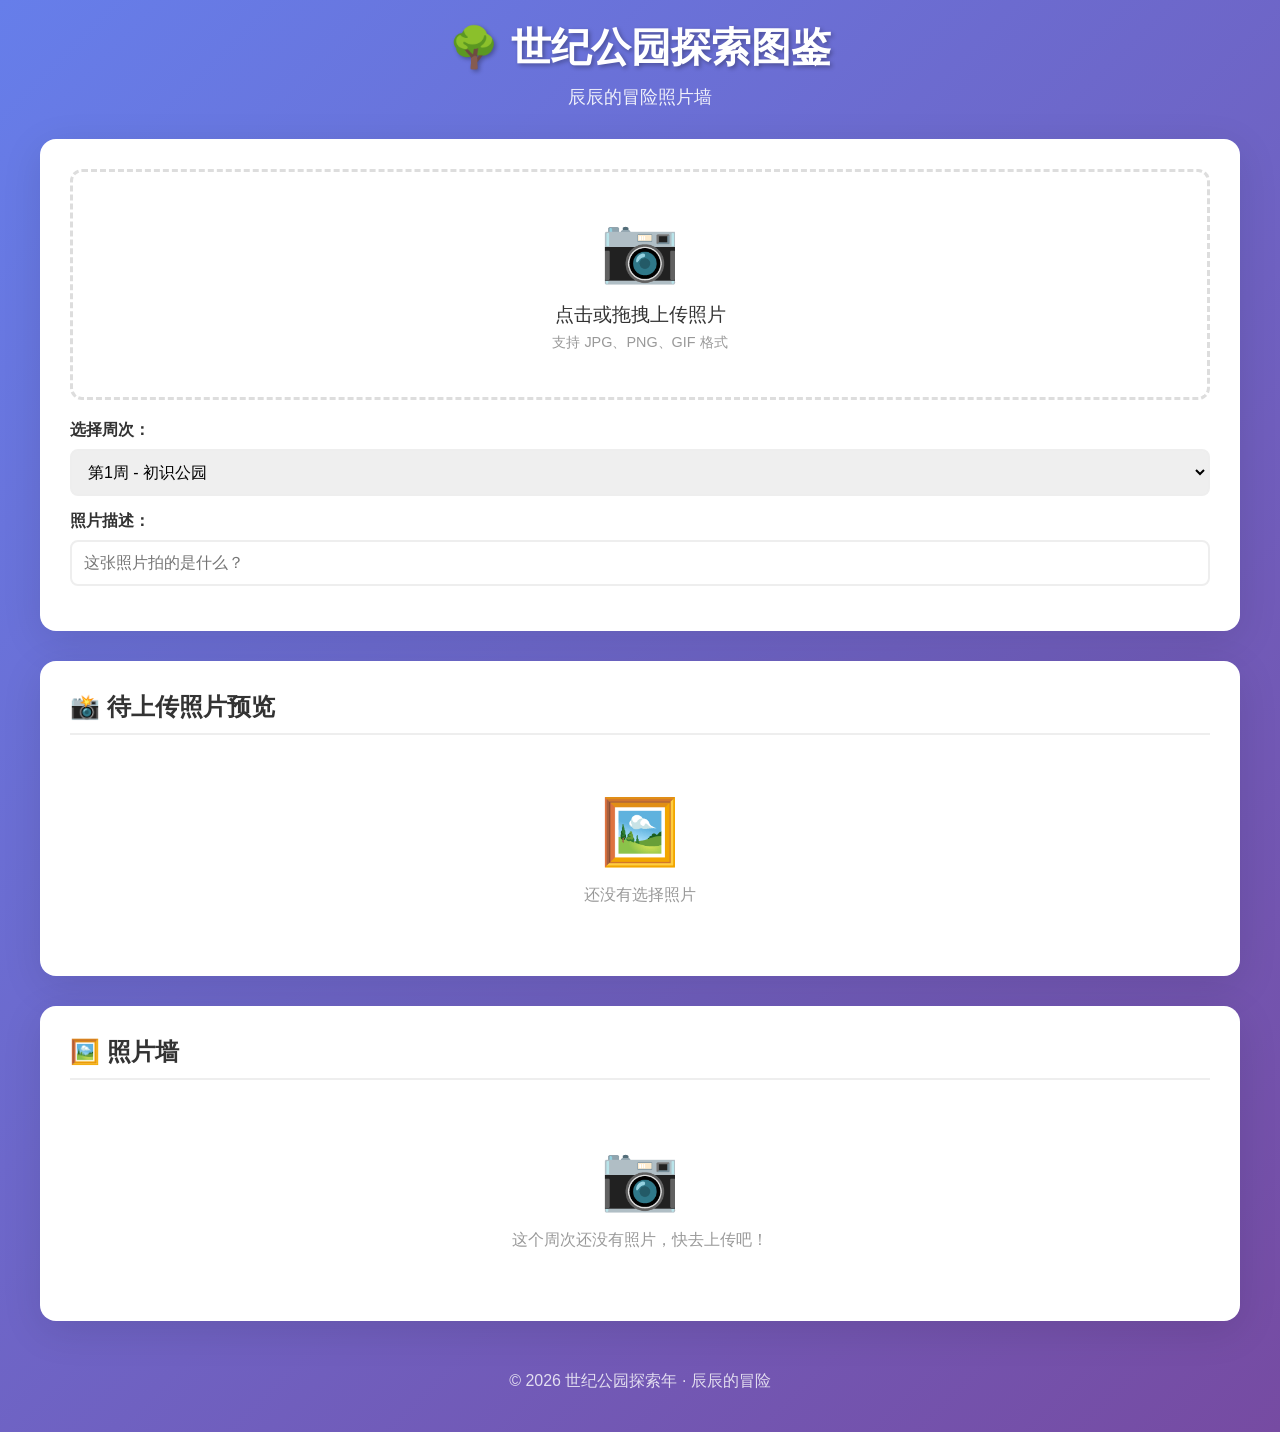
<file: 世纪公园/photos/index.html>
<!DOCTYPE html>
<html lang="zh-CN">
<head>
    <meta charset="UTF-8">
    <meta name="viewport" content="width=device-width, initial-scale=1.0">
    <title>世纪公园探索图鉴 - 照片上传</title>
    <link rel="stylesheet" href="style.css">
</head>
<body>
    <div class="container">
        <header>
            <h1>🌳 世纪公园探索图鉴</h1>
            <p class="subtitle">辰辰的冒险照片墙</p>
        </header>

        <div class="upload-section">
            <div class="upload-area" id="uploadArea">
                <input type="file" id="fileInput" accept="image/*" multiple>
                <label for="fileInput" class="upload-label">
                    <div class="upload-icon">📷</div>
                    <p>点击或拖拽上传照片</p>
                    <p class="hint">支持 JPG、PNG、GIF 格式</p>
                </label>
            </div>

            <div class="week-selector">
                <label for="weekSelect">选择周次：</label>
                <select id="weekSelect">
                    <option value="week1">第1周 - 初识公园</option>
                    <option value="week2">第2周 - 公园地图</option>
                    <option value="week3">第3周 - 换条路走</option>
                    <option value="week4">第4周 - 公园的一天</option>
                    <option value="week5">第5周 - 树木猎人</option>
                    <option value="week6">第6周 - 树叶收藏家</option>
                    <option value="week7">第7周 - 选一棵我的树</option>
                    <option value="week8">第8周 - 树的秘密</option>
                </select>
            </div>

            <div class="photo-info">
                <label for="photoDesc">照片描述：</label>
                <input type="text" id="photoDesc" placeholder="这张照片拍的是什么？">
            </div>
        </div>

        <div class="preview-section" id="previewSection">
            <h2>📸 待上传照片预览</h2>
            <div class="preview-grid" id="previewGrid">
                <div class="empty-state">
                    <div class="empty-icon">🖼️</div>
                    <p>还没有选择照片</p>
                </div>
            </div>
        </div>

        <div class="gallery-section">
            <h2>🖼️ 照片墙</h2>
            <div class="gallery-grid" id="galleryGrid">
            </div>
        </div>

        <footer>
            <p>&copy; 2026 世纪公园探索年 · 辰辰的冒险</p>
        </footer>
    </div>

    <script src="app.js"></script>
</body>
</html>
</file>
<file: 世纪公园/photos/style.css>
* {
    margin: 0;
    padding: 0;
    box-sizing: border-box;
}

body {
    font-family: 'Segoe UI', Tahoma, Geneva, Verdana, sans-serif;
    background: linear-gradient(135deg, #667eea 0%, #764ba2 100%);
    min-height: 100vh;
    padding: 20px;
}

.container {
    max-width: 1200px;
    margin: 0 auto;
}

header {
    text-align: center;
    color: white;
    margin-bottom: 30px;
}

header h1 {
    font-size: 2.5rem;
    margin-bottom: 10px;
    text-shadow: 2px 2px 4px rgba(0,0,0,0.3);
}

header .subtitle {
    font-size: 1.1rem;
    opacity: 0.9;
}

.upload-section {
    background: white;
    border-radius: 16px;
    padding: 30px;
    margin-bottom: 30px;
    box-shadow: 0 10px 40px rgba(0,0,0,0.1);
}

.upload-area {
    border: 3px dashed #ddd;
    border-radius: 12px;
    padding: 40px;
    text-align: center;
    transition: all 0.3s ease;
    cursor: pointer;
    margin-bottom: 20px;
}

.upload-area:hover,
.upload-area.dragover {
    border-color: #667eea;
    background: #f8f9ff;
}

.upload-label {
    cursor: pointer;
    display: block;
}

.upload-icon {
    font-size: 4rem;
    margin-bottom: 15px;
}

.upload-label p {
    font-size: 1.2rem;
    color: #333;
    margin-bottom: 5px;
}

.upload-label .hint {
    font-size: 0.9rem;
    color: #999;
}

#fileInput {
    display: none;
}

.week-selector,
.photo-info {
    margin-bottom: 15px;
}

.week-selector label,
.photo-info label {
    display: block;
    margin-bottom: 8px;
    font-weight: 600;
    color: #333;
}

.week-selector select,
.photo-info input {
    width: 100%;
    padding: 12px;
    border: 2px solid #eee;
    border-radius: 8px;
    font-size: 1rem;
    transition: border-color 0.3s ease;
}

.week-selector select:focus,
.photo-info input:focus {
    outline: none;
    border-color: #667eea;
}

.preview-section,
.gallery-section {
    background: white;
    border-radius: 16px;
    padding: 30px;
    margin-bottom: 30px;
    box-shadow: 0 10px 40px rgba(0,0,0,0.1);
}

.preview-section h2,
.gallery-section h2 {
    font-size: 1.5rem;
    color: #333;
    margin-bottom: 20px;
    padding-bottom: 10px;
    border-bottom: 2px solid #eee;
}

.preview-grid,
.gallery-grid {
    display: grid;
    grid-template-columns: repeat(auto-fill, minmax(200px, 1fr));
    gap: 20px;
}

.preview-item {
    position: relative;
    aspect-ratio: 1;
    border-radius: 12px;
    overflow: hidden;
    box-shadow: 0 4px 15px rgba(0,0,0,0.1);
}

.preview-item img {
    width: 100%;
    height: 100%;
    object-fit: cover;
}

.preview-item .delete-btn {
    position: absolute;
    top: 8px;
    right: 8px;
    background: rgba(255,255,255,0.9);
    border: none;
    border-radius: 50%;
    width: 30px;
    height: 30px;
    font-size: 1.2rem;
    cursor: pointer;
    display: flex;
    align-items: center;
    justify-content: center;
    transition: background 0.3s ease;
}

.preview-item .delete-btn:hover {
    background: #ff4757;
    color: white;
}

.empty-state {
    grid-column: 1 / -1;
    text-align: center;
    padding: 40px;
    color: #999;
}

.empty-icon {
    font-size: 4rem;
    margin-bottom: 15px;
}

.gallery-item {
    position: relative;
    aspect-ratio: 1;
    border-radius: 12px;
    overflow: hidden;
    box-shadow: 0 4px 15px rgba(0,0,0,0.1);
    cursor: pointer;
    transition: transform 0.3s ease;
}

.gallery-item:hover {
    transform: scale(1.05);
}

.gallery-item img {
    width: 100%;
    height: 100%;
    object-fit: cover;
}

.gallery-item .photo-info-overlay {
    position: absolute;
    bottom: 0;
    left: 0;
    right: 0;
    background: linear-gradient(transparent, rgba(0,0,0,0.7));
    padding: 15px;
    color: white;
}

.gallery-item .photo-week {
    font-size: 0.8rem;
    opacity: 0.8;
}

.gallery-item .photo-desc {
    font-size: 0.9rem;
    margin-top: 5px;
}

footer {
    text-align: center;
    color: white;
    padding: 20px;
    opacity: 0.8;
}

.modal {
    display: none;
    position: fixed;
    z-index: 1000;
    left: 0;
    top: 0;
    width: 100%;
    height: 100%;
    background: rgba(0,0,0,0.8);
    justify-content: center;
    align-items: center;
}

.modal.show {
    display: flex;
}

.modal-content {
    max-width: 90%;
    max-height: 90%;
}

.modal-content img {
    max-width: 100%;
    max-height: 80vh;
    border-radius: 12px;
}

.modal-close {
    position: absolute;
    top: 20px;
    right: 20px;
    background: rgba(255,255,255,0.9);
    border: none;
    border-radius: 50%;
    width: 40px;
    height: 40px;
    font-size: 1.5rem;
    cursor: pointer;
    display: flex;
    align-items: center;
    justify-content: center;
}

.upload-btn {
    background: linear-gradient(135deg, #667eea 0%, #764ba2 100%);
    color: white;
    border: none;
    padding: 12px 30px;
    border-radius: 8px;
    font-size: 1rem;
    font-weight: 600;
    cursor: pointer;
    transition: transform 0.3s ease;
}

.upload-btn:hover {
    transform: translateY(-2px);
}

.upload-btn:disabled {
    opacity: 0.5;
    cursor: not-allowed;
    transform: none;
}

@media (max-width: 768px) {
    header h1 {
        font-size: 1.8rem;
    }
    
    .upload-area {
        padding: 25px;
    }
    
    .preview-grid,
    .gallery-grid {
        grid-template-columns: repeat(auto-fill, minmax(150px, 1fr));
        gap: 15px;
    }
}
</file>
